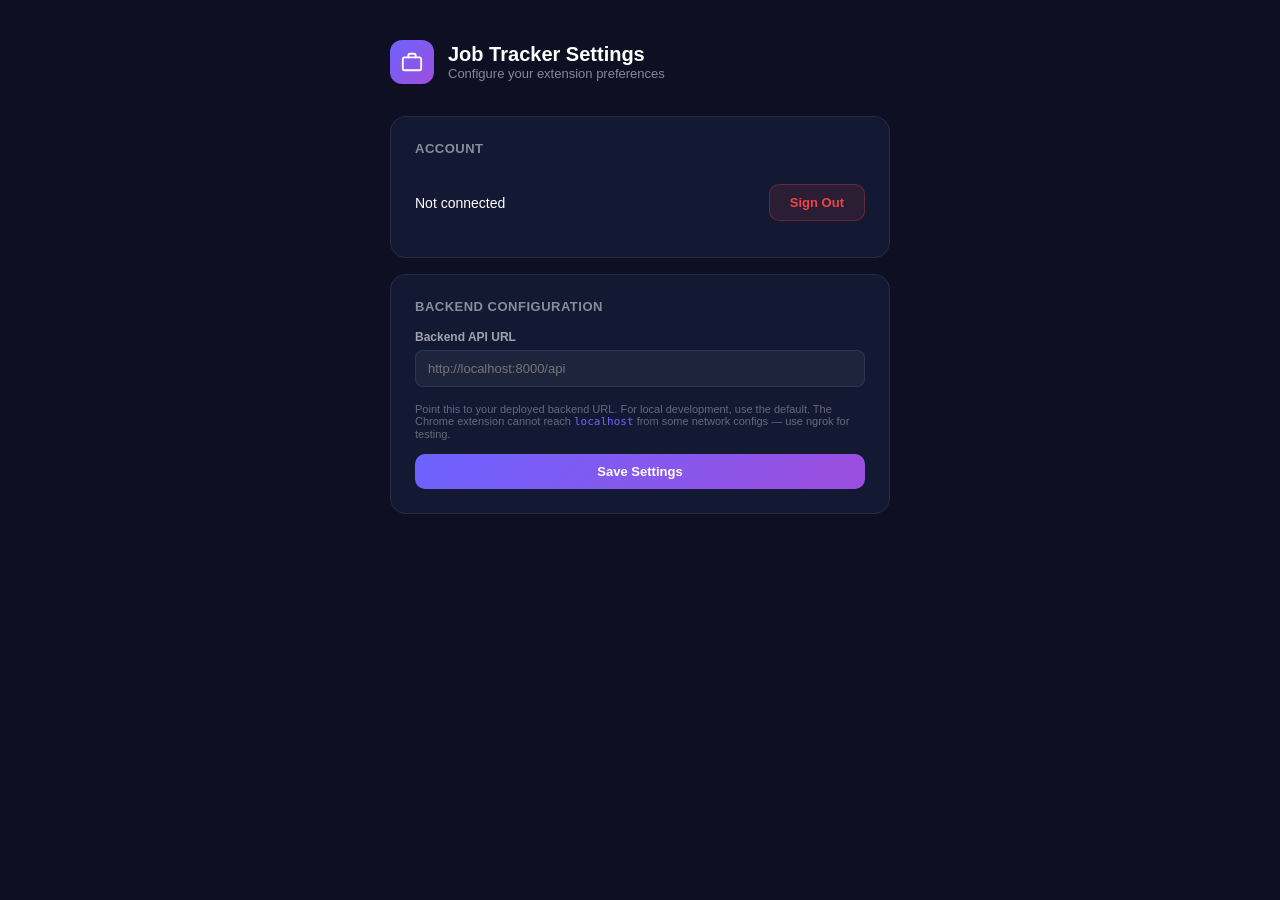
<file: chrome-extension/options/options.html>
<!DOCTYPE html>
<html lang="en">
<head>
  <meta charset="UTF-8"/>
  <title>Job Tracker — Settings</title>
  <style>
    *, *::before, *::after { box-sizing: border-box; margin: 0; padding: 0; }
    body {
      font-family: -apple-system, 'Inter', 'Segoe UI', sans-serif;
      background: #0F0F23; color: #fff; min-height: 100vh;
      display: flex; align-items: flex-start; justify-content: center;
      padding: 40px 20px;
    }
    .container { width: 100%; max-width: 500px; }
    .header {
      display: flex; align-items: center; gap: 14px; margin-bottom: 32px;
    }
    .brand-icon {
      width: 44px; height: 44px; border-radius: 12px;
      background: linear-gradient(135deg, #6C63FF, #9D4EDD);
      display: flex; align-items: center; justify-content: center;
    }
    h1 { font-size: 20px; font-weight: 700; }
    .subtitle { color: rgba(255,255,255,0.5); font-size: 13px; }

    .card {
      background: rgba(22,33,62,0.6);
      border: 1px solid rgba(255,255,255,0.08);
      border-radius: 16px;
      padding: 24px;
      margin-bottom: 16px;
    }
    .card-title { font-size: 13px; font-weight: 700; text-transform: uppercase; letter-spacing: 0.5px; color: rgba(255,255,255,0.5); margin-bottom: 16px; }

    .field { margin-bottom: 16px; }
    .field label { display: block; font-size: 12px; font-weight: 600; color: rgba(255,255,255,0.6); margin-bottom: 6px; }
    .field input, .field select {
      width: 100%; background: rgba(255,255,255,0.05);
      border: 1px solid rgba(255,255,255,0.08);
      border-radius: 8px; color: #fff; font-size: 13px;
      padding: 10px 12px; outline: none;
      transition: border-color 0.15s; font-family: inherit;
    }
    .field input:focus { border-color: #6C63FF; }

    .account-row {
      display: flex; align-items: center; justify-content: space-between;
      padding: 12px 0;
    }
    .account-info .account-email { font-size: 14px; font-weight: 500; }
    .account-info .account-status { font-size: 11px; color: #10B981; }

    .btn {
      display: flex; align-items: center; justify-content: center; gap: 8px;
      padding: 10px 20px; border-radius: 10px; font-size: 13px; font-weight: 600;
      cursor: pointer; border: none; transition: all 0.15s;
    }
    .btn-primary { background: linear-gradient(135deg, #6C63FF, #9D4EDD); color: #fff; width: 100%; }
    .btn-primary:hover { opacity: 0.9; }
    .btn-danger { background: rgba(239,68,68,0.1); border: 1px solid rgba(239,68,68,0.3); color: #EF4444; }
    .btn-danger:hover { background: rgba(239,68,68,0.2); }

    .status-msg {
      font-size: 12px; padding: 8px 12px; border-radius: 8px;
      margin-top: 12px; display: none;
    }
    .status-msg.success { background: rgba(16,185,129,0.1); border: 1px solid rgba(16,185,129,0.3); color: #10B981; display: block; }
    .status-msg.error { background: rgba(239,68,68,0.1); border: 1px solid rgba(239,68,68,0.3); color: #EF4444; display: block; }

    .divider { height: 1px; background: rgba(255,255,255,0.06); margin: 4px 0; }
  </style>
</head>
<body>
  <div class="container">
    <div class="header">
      <div class="brand-icon">
        <svg width="22" height="22" viewBox="0 0 24 24" fill="none">
          <path d="M20 7H4C2.9 7 2 7.9 2 9V19C2 20.1 2.9 21 4 21H20C21.1 21 22 20.1 22 19V9C22 7.9 21.1 7 20 7Z" stroke="#fff" stroke-width="2" stroke-linecap="round"/>
          <path d="M16 7V5C16 3.9 15.1 3 14 3H10C8.9 3 8 3.9 8 5V7" stroke="#fff" stroke-width="2" stroke-linecap="round"/>
        </svg>
      </div>
      <div>
        <h1>Job Tracker Settings</h1>
        <p class="subtitle">Configure your extension preferences</p>
      </div>
    </div>

    <!-- Account -->
    <div class="card">
      <div class="card-title">Account</div>
      <div class="account-row">
        <div class="account-info">
          <div id="account-email" class="account-email">Not connected</div>
          <div id="account-status" class="account-status" style="display:none">● Connected</div>
        </div>
        <button id="btn-logout" class="btn btn-danger">Sign Out</button>
      </div>
    </div>

    <!-- API Configuration -->
    <div class="card">
      <div class="card-title">Backend Configuration</div>
      <div class="field">
        <label for="api-base">Backend API URL</label>
        <input id="api-base" type="url" placeholder="http://localhost:8000/api" />
      </div>
      <p style="color:rgba(255,255,255,0.35);font-size:11px;margin-bottom:14px">
        Point this to your deployed backend URL. For local development, use the default.
        The Chrome extension cannot reach <code style="color:#6C63FF">localhost</code> from some network configs — use ngrok for testing.
      </p>
      <button id="btn-save" class="btn btn-primary">Save Settings</button>
      <div id="status-msg" class="status-msg"></div>
    </div>
  </div>

  <script src="options.js"></script>
</body>
</html>
</file>
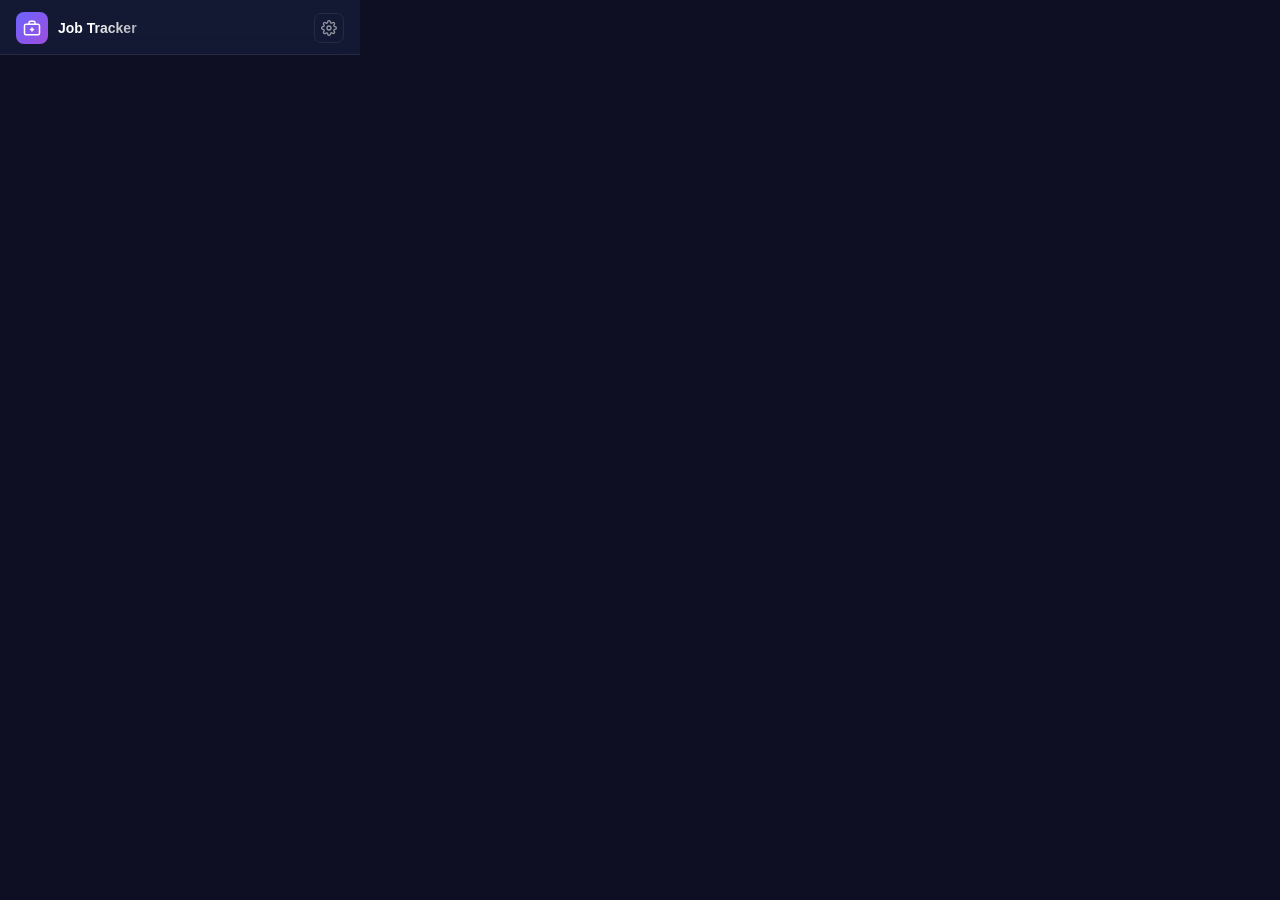
<file: chrome-extension/popup/popup.html>
<!DOCTYPE html>
<html lang="en">
<head>
  <meta charset="UTF-8" />
  <meta name="viewport" content="width=device-width, initial-scale=1.0" />
  <title>Job Tracker</title>
  <link rel="stylesheet" href="popup.css" />
</head>
<body>
  <!-- ========== HEADER ========== -->
  <header class="header">
    <div class="header-brand">
      <div class="brand-icon">
        <svg width="18" height="18" viewBox="0 0 24 24" fill="none">
          <path d="M20 7H4C2.9 7 2 7.9 2 9V19C2 20.1 2.9 21 4 21H20C21.1 21 22 20.1 22 19V9C22 7.9 21.1 7 20 7Z" stroke="#fff" stroke-width="2" stroke-linecap="round"/>
          <path d="M16 7V5C16 3.9 15.1 3 14 3H10C8.9 3 8 3.9 8 5V7" stroke="#fff" stroke-width="2" stroke-linecap="round"/>
          <path d="M12 12V16M10 14H14" stroke="#fff" stroke-width="2" stroke-linecap="round"/>
        </svg>
      </div>
      <span class="brand-name">Job Tracker</span>
    </div>
    <button id="btn-options" class="icon-btn" title="Settings">
      <svg width="16" height="16" viewBox="0 0 24 24" fill="none" stroke="currentColor" stroke-width="2" stroke-linecap="round">
        <circle cx="12" cy="12" r="3"/><path d="M19.4 15a1.65 1.65 0 00.33 1.82l.06.06a2 2 0 010 2.83 2 2 0 01-2.83 0l-.06-.06a1.65 1.65 0 00-1.82-.33 1.65 1.65 0 00-1 1.51V21a2 2 0 01-4 0v-.09A1.65 1.65 0 009 19.4a1.65 1.65 0 00-1.82.33l-.06.06a2 2 0 01-2.83-2.83l.06-.06A1.65 1.65 0 004.68 15a1.65 1.65 0 00-1.51-1H3a2 2 0 010-4h.09A1.65 1.65 0 004.6 9a1.65 1.65 0 00-.33-1.82l-.06-.06a2 2 0 012.83-2.83l.06.06A1.65 1.65 0 009 4.68a1.65 1.65 0 001-1.51V3a2 2 0 014 0v.09a1.65 1.65 0 001 1.51 1.65 1.65 0 001.82-.33l.06-.06a2 2 0 012.83 2.83l-.06.06A1.65 1.65 0 0019.4 9a1.65 1.65 0 001.51 1H21a2 2 0 010 4h-.09a1.65 1.65 0 00-1.51 1z"/>
      </svg>
    </button>
  </header>

  <!-- ========== STATE: NOT LOGGED IN ========== -->
  <div id="state-login" class="state hidden">
    <div class="login-hero">
      <div class="hero-icon">
        <svg width="32" height="32" viewBox="0 0 24 24" fill="none">
          <path d="M12 2L2 7l10 5 10-5-10-5zM2 17l10 5 10-5M2 12l10 5 10-5" stroke="url(#grad)" stroke-width="2" stroke-linecap="round" stroke-linejoin="round"/>
          <defs><linearGradient id="grad" x1="0%" y1="0%" x2="100%" y2="100%"><stop offset="0%" style="stop-color:#6C63FF"/><stop offset="100%" style="stop-color:#9D4EDD"/></linearGradient></defs>
        </svg>
      </div>
      <h2 class="hero-title">Connect Your Tracker</h2>
      <p class="hero-desc">Sign in to capture jobs from any site with one click and sync to your dashboard.</p>
    </div>
    <div class="login-form">
      <div class="input-group">
        <label class="input-label">Email</label>
        <input id="input-email" type="email" class="input-field" placeholder="you@example.com" autocomplete="email" />
      </div>
      <div class="input-group">
        <label class="input-label">Password</label>
        <input id="input-password" type="password" class="input-field" placeholder="••••••••" autocomplete="current-password" />
      </div>
      <div id="login-error" class="error-msg hidden"></div>
      <button id="btn-login" class="btn-primary">
        <span id="login-text">Sign In</span>
        <div id="login-spinner" class="spinner hidden"></div>
      </button>
    </div>
    <p class="login-hint">Don't have an account? <a id="link-open-app" href="#" class="link">Open App</a></p>
  </div>

  <!-- ========== STATE: LOADING / EXTRACTING ========== -->
  <div id="state-loading" class="state hidden">
    <div class="loading-content">
      <div class="pulse-ring">
        <div class="pulse-core">
          <svg width="24" height="24" viewBox="0 0 24 24" fill="none">
            <path d="M12 2L2 7l10 5 10-5-10-5z" fill="url(#g2)"/>
            <defs><linearGradient id="g2" x1="0%" y1="0%" x2="100%" y2="100%"><stop offset="0%" style="stop-color:#6C63FF"/><stop offset="100%" style="stop-color:#9D4EDD"/></linearGradient></defs>
          </svg>
        </div>
      </div>
      <p id="loading-text" class="loading-label">Extracting job details…</p>
      <p class="loading-sub">AI is reading the page content</p>
    </div>
  </div>

  <!-- ========== STATE: ALREADY APPLIED ========== -->
  <div id="state-applied" class="state hidden">
    <div class="applied-badge">
      <div class="applied-icon">✅</div>
      <h3 class="applied-title">Previously Tracked!</h3>
      <p class="applied-sub">You already have a job from this site.</p>
    </div>
    <div id="applied-jobs-list" class="applied-list"></div>
    <div class="applied-actions">
      <button id="btn-add-anyway" class="btn-secondary">+ Track Another</button>
      <button id="btn-open-dashboard" class="btn-outline">Open Dashboard</button>
    </div>
  </div>

  <!-- ========== STATE: CAPTURE FORM ========== -->
  <div id="state-capture" class="state hidden">
    <!-- Page info bar -->
    <div class="site-bar">
      <div class="site-favicon" id="site-favicon"></div>
      <div class="site-info">
        <span id="site-domain" class="site-domain">—</span>
        <span id="site-title" class="site-title">—</span>
      </div>
    </div>

    <!-- Extracted fields -->
    <div class="fields">
      <div class="field-group">
        <label class="field-label">Company</label>
        <input id="field-company" type="text" class="field-input" placeholder="Company name" />
      </div>
      <div class="field-group">
        <label class="field-label">Role / Title</label>
        <input id="field-role" type="text" class="field-input" placeholder="Job title" />
      </div>
      <div class="field-row">
        <div class="field-group flex-1">
          <label class="field-label">Location</label>
          <input id="field-location" type="text" class="field-input" placeholder="e.g. Remote" />
        </div>
        <div class="field-group status-group">
          <label class="field-label">Status</label>
          <select id="field-status" class="field-select">
            <option value="Applied" selected>Applied ✓</option>
            <option value="Not Applied">Not Applied</option>
            <option value="Interview">Interview</option>
            <option value="Offer">Offer</option>
            <option value="Rejected">Rejected</option>
          </select>
        </div>
      </div>

      <!-- Skills chips -->
      <div class="field-group">
        <label class="field-label">Skills <span class="label-hint">(detected)</span></label>
        <div id="skills-container" class="skills-container"></div>
      </div>

      <!-- Notes -->
      <div class="field-group">
        <label class="field-label">Notes <span class="label-hint">(optional)</span></label>
        <textarea id="field-notes" class="field-textarea" rows="2" placeholder="Any quick notes…"></textarea>
      </div>
    </div>

    <div id="capture-error" class="error-msg hidden"></div>

    <!-- Actions -->
    <div class="capture-actions">
      <button id="btn-capture" class="btn-primary btn-capture">
        <svg width="16" height="16" viewBox="0 0 24 24" fill="none" stroke="currentColor" stroke-width="2.5"><path d="M12 5v14M5 12l7 7 7-7"/></svg>
        <span id="capture-text">Save to Tracker</span>
        <div id="capture-spinner" class="spinner hidden"></div>
      </button>
      <button id="btn-re-extract" class="btn-ghost" title="Re-extract">
        <svg width="14" height="14" viewBox="0 0 24 24" fill="none" stroke="currentColor" stroke-width="2"><path d="M23 4v6h-6M1 20v-6h6"/><path d="M3.51 9a9 9 0 0114.85-3.36L23 10M1 14l4.64 4.36A9 9 0 0020.49 15"/></svg>
        Re-scan
      </button>
    </div>
  </div>

  <!-- ========== STATE: SUCCESS ========== -->
  <div id="state-success" class="state hidden">
    <div class="success-content">
      <div class="success-check">
        <svg width="32" height="32" viewBox="0 0 24 24" fill="none" stroke="#10B981" stroke-width="2.5"><path d="M20 6L9 17l-5-5"/></svg>
      </div>
      <h3 class="success-title">Job Captured! 🎉</h3>
      <p id="success-summary" class="success-summary">Added to your tracker.</p>
      <button id="btn-view-dashboard" class="btn-primary" style="margin-top:16px">View Dashboard</button>
    </div>
  </div>

  <script src="popup.js"></script>
</body>
</html>
</file>
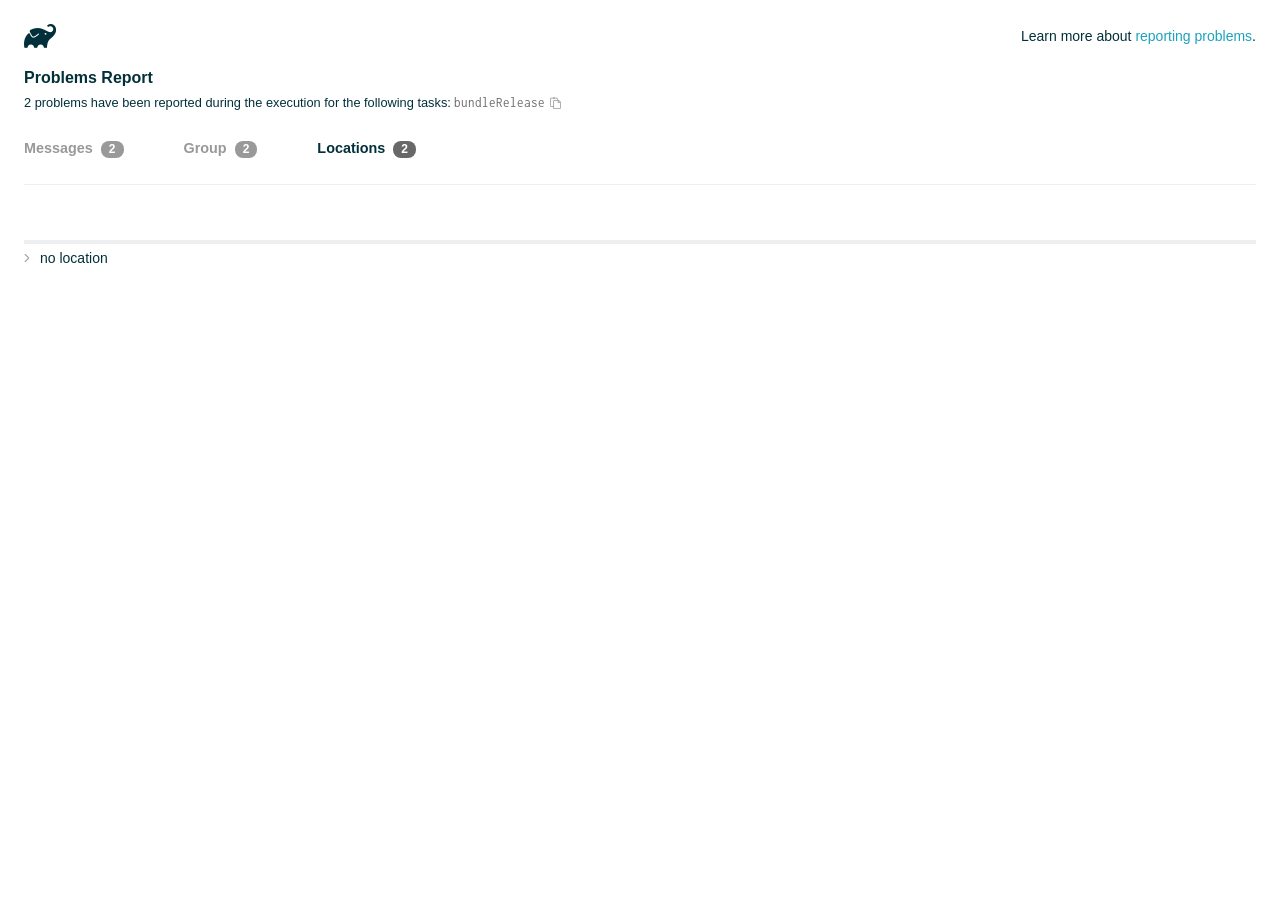
<file: frontend/android/build/reports/problems/problems-report.html>
<!DOCTYPE html>

<html lang="en">
<head>
    <!-- Required meta tags -->
    <meta charset="utf-8">
    <meta name="viewport" content="width=device-width, initial-scale=1, shrink-to-fit=no">

                    <style type="text/css">
                /*! normalize.css v7.0.0 | MIT License | github.com/necolas/normalize.css */
html {
    line-height: 1.15;
    -ms-text-size-adjust: 100%;
    -webkit-text-size-adjust: 100%
}

body {
    margin: 0
}

article, aside, footer, header, nav, section {
    display: block
}

h1 {
    font-size: 2em;
    margin: .67em 0
}

figcaption, figure, main {
    display: block
}

figure {
    margin: 1em 40px
}

hr {
    box-sizing: content-box;
    height: 0;
    overflow: visible
}

pre {
    font-family: monospace, monospace;
    font-size: 1em
}

a {
    background-color: transparent;
    -webkit-text-decoration-skip: objects
}

abbr[title] {
    border-bottom: none;
    text-decoration: underline;
    text-decoration: underline dotted
}

b, strong {
    font-weight: inherit
}

b, strong {
    font-weight: bolder
}

code, kbd, samp {
    font-family: monospace, monospace;
    font-size: 1em
}

dfn {
    font-style: italic
}

mark {
    background-color: #ff0;
    color: #000
}

small {
    font-size: 80%
}

sub, sup {
    font-size: 75%;
    line-height: 0;
    position: relative;
    vertical-align: baseline
}

sub {
    bottom: -.25em
}

sup {
    top: -.5em
}

audio, video {
    display: inline-block
}

audio:not([controls]) {
    display: none;
    height: 0
}

img {
    border-style: none
}

svg:not(:root) {
    overflow: hidden
}

button, input, optgroup, select, textarea {
    font-family: sans-serif;
    font-size: 100%;
    line-height: 1.15;
    margin: 0
}

button, input {
    overflow: visible
}

button, select {
    text-transform: none
}

[type=reset], [type=submit], button, html [type=button] {
    -webkit-appearance: button
}

[type=button]::-moz-focus-inner, [type=reset]::-moz-focus-inner, [type=submit]::-moz-focus-inner, button::-moz-focus-inner {
    border-style: none;
    padding: 0
}

[type=button]:-moz-focusring, [type=reset]:-moz-focusring, [type=submit]:-moz-focusring, button:-moz-focusring {
    outline: 1px dotted ButtonText
}

fieldset {
    padding: .35em .75em .625em
}

legend {
    box-sizing: border-box;
    color: inherit;
    display: table;
    max-width: 100%;
    padding: 0;
    white-space: normal
}

progress {
    display: inline-block;
    vertical-align: baseline
}

textarea {
    overflow: auto
}

[type=checkbox], [type=radio] {
    box-sizing: border-box;
    padding: 0
}

[type=number]::-webkit-inner-spin-button, [type=number]::-webkit-outer-spin-button {
    height: auto
}

[type=search] {
    -webkit-appearance: textfield;
    outline-offset: -2px
}

[type=search]::-webkit-search-cancel-button, [type=search]::-webkit-search-decoration {
    -webkit-appearance: none
}

::-webkit-file-upload-button {
    -webkit-appearance: button;
    font: inherit
}

details, menu {
    display: block
}

summary {
    display: list-item
}

canvas {
    display: inline-block
}

template {
    display: none
}

[hidden] {
    display: none
}

/* configuration cache styles */

.report-wrapper {
    margin: 0;
    padding: 0 24px;
}

.gradle-logo {
    width: 32px;
    height: 24px;
    background-image: url("[data-uri]");
    background-size: contain;
}

.header {
    display: flex;
    flex-wrap: wrap;
    position: fixed;
    top: 0;
    left: 0;
    width: 100%;
    padding: 24px 24px 0 24px;
    background-color: white;
    z-index: 1;
}

.learn-more {
    margin-left: auto;
    align-self: center;
    font-size: 0.875rem;
    font-weight: normal;
}

.title {
    display: flex;
    align-items: center;
    padding: 18px 0 24px 0;
    flex: 1 0 100%;
}

.content {
    font-size: 0.875rem;
    padding: 240px 0 48px;
    overflow-x: auto;
    white-space: nowrap;
}

.content ol:first-of-type {
    margin: 0;
}

.tree-btn {
    cursor: pointer;
    display: inline-block;
    width: 16px;
    height: 16px;
    background-size: contain;
    background-repeat: no-repeat;
    vertical-align: middle;
    margin-top: -0.2em;
}

.tree-btn.collapsed {
    background-image: url('data:image/svg+xml;utf8,<svg xmlns="http://www.w3.org/2000/svg" viewBox="0 0 192 512"><path d="M166.9 264.5l-117.8 116c-4.7 4.7-12.3 4.7-17 0l-7.1-7.1c-4.7-4.7-4.7-12.3 0-17L127.3 256 25.1 155.6c-4.7-4.7-4.7-12.3 0-17l7.1-7.1c4.7-4.7 12.3-4.7 17 0l117.8 116c4.6 4.7 4.6 12.3-.1 17z" fill="%23999999" stroke="%23999999"/></svg>');
}

.tree-btn.expanded {
    background-image: url('data:image/svg+xml;utf8,<svg xmlns="http://www.w3.org/2000/svg" viewBox="0 0 256 512"><path d="M119.5 326.9L3.5 209.1c-4.7-4.7-4.7-12.3 0-17l7.1-7.1c4.7-4.7 12.3-4.7 17 0L128 287.3l100.4-102.2c4.7-4.7 12.3-4.7 17 0l7.1 7.1c4.7 4.7 4.7 12.3 0 17L136.5 327c-4.7 4.6-12.3 4.6-17-.1z" fill="%23999999" stroke="%23999999"/></svg>');
}

ul .tree-btn {
    margin-right: 3px;
}

.leaf-icon {
    display: inline-block;
    width: 16px;
    height: 16px;
    background-image: url('data:image/svg+xml;utf8,<svg xmlns="http://www.w3.org/2000/svg" viewBox="0 0 256 512"><path d="M32 256 H224" stroke="%23999999" stroke-width="48" stroke-linecap="round"/></svg>');
    background-size: contain;
    background-repeat: no-repeat;
    vertical-align: middle;
    margin-top: -0.2em;
}

.invisible-text {
    user-select: all; /* Allow the text to be selectable */
    color: transparent; /* Hide the text */
    text-indent: -9999px; /* Move the text out of view */
    position: relative;
    white-space: pre; /* Preserve meaningful whitespace in the invisible text for copying */
}

.text-for-copy {
    display: inline-block;
}

.enum-icon {
    display: inline-block;
    width: 16px;
    height: 16px;
    background-image: url('data:image/svg+xml;utf8,<svg xmlns="http://www.w3.org/2000/svg" viewBox="0 0 1024 1024"><circle cx="512" cy="512" r="200" /></svg>');
    background-size: contain;
    background-repeat: no-repeat;
    vertical-align: middle;
    margin-inline-start: 0.5ex;
    margin-inline-end: 0.5ex;
    margin-top: -0.2em;
}

.error-icon {
    display: inline-block;
    width: 16px;
    height: 16px;
    background-image: url('data:image/svg+xml;utf8,<svg xmlns="http://www.w3.org/2000/svg" viewBox="0 0 320 512"><path d="M193.94 256L296.5 153.44l21.15-21.15c3.12-3.12 3.12-8.19 0-11.31l-22.63-22.63c-3.12-3.12-8.19-3.12-11.31 0L160 222.06 36.29 98.34c-3.12-3.12-8.19-3.12-11.31 0L2.34 120.97c-3.12 3.12-3.12 8.19 0 11.31L126.06 256 2.34 379.71c-3.12 3.12-3.12 8.19 0 11.31l22.63 22.63c3.12 3.12 8.19 3.12 11.31 0L160 289.94 262.56 392.5l21.15 21.15c3.12 3.12 8.19 3.12 11.31 0l22.63-22.63c3.12-3.12 3.12-8.19 0-11.31L193.94 256z" fill="%23FC461E" stroke="%23FC461E"/></svg>');
    background-size: contain;
    background-repeat: no-repeat;
    vertical-align: middle;
    margin-inline-start: 0.5ex;
    margin-inline-end: 0.5ex;
    margin-top: -0.2em;
}

.advice-icon {
    display: inline-block;
    width: 16px;
    height: 16px;
    background-image: url('data:image/svg+xml;utf8,<svg width="800px" height="800px" viewBox="-4.93 0 122.88 122.88" version="1.1" id="Layer_1" xmlns="http://www.w3.org/2000/svg" xmlns:xlink="http://www.w3.org/1999/xlink"  style="enable-background:new 0 0 113.01 122.88" xml:space="preserve"><g><path d="M44.13,102.06c-1.14,0.03-2.14-0.81-2.3-1.96c-0.17-1.2,0.64-2.31,1.82-2.54c-1.3-7.37-4.85-11.43-8.6-15.72 c-2.92-3.34-5.95-6.81-8.34-11.92c-2.35-5.03-3.64-10.23-3.6-15.63c0.05-5.4,1.42-10.96,4.4-16.71c0.02-0.04,0.04-0.07,0.06-0.11 l0,0c3.91-6.62,9.38-11.04,15.47-13.52c5.11-2.09,10.66-2.8,16.1-2.3c5.42,0.5,10.73,2.2,15.37,4.94 c5.9,3.49,10.75,8.67,13.42,15.21c1.44,3.54,2.42,7.49,2.54,11.82c0.12,4.31-0.62,8.96-2.61,13.88 c-2.66,6.59-6.18,10.68-9.47,14.51c-3.03,3.53-5.85,6.81-7.42,11.84c0.89,0.21,1.59,0.94,1.73,1.9c0.17,1.24-0.7,2.39-1.94,2.56 l-0.77,0.11c-0.14,1.09-0.23,2.26-0.27,3.51l0.25-0.04c1.24-0.17,2.39,0.7,2.56,1.94c0.17,1.24-0.7,2.39-1.94,2.56l-0.78,0.11 c0.01,0.15,0.02,0.3,0.03,0.45l0,0c0.07,0.88,0.08,1.73,0.03,2.54l0.13-0.02c1.25-0.15,2.38,0.74,2.54,1.98 c0.15,1.25-0.74,2.38-1.98,2.54l-1.68,0.21c-1.2,3.11-3.34,5.48-5.87,6.94c-1.74,1.01-3.67,1.59-5.61,1.71 c-1.97,0.12-3.96-0.25-5.78-1.13c-2.08-1.02-3.94-2.71-5.29-5.14c-0.65-0.33-1.13-0.97-1.23-1.75c-0.04-0.31-0.01-0.61,0.07-0.89 c-0.39-1.16-0.68-2.43-0.87-3.83l-0.07,0.01c-1.24,0.17-2.39-0.7-2.56-1.94c-0.17-1.24,0.7-2.39,1.94-2.56l0.54-0.08 C44.19,104.32,44.18,103.16,44.13,102.06L44.13,102.06z M2.18,58.86C1.01,58.89,0.04,57.98,0,56.81c-0.04-1.17,0.88-2.14,2.05-2.18 l8.7-0.3c1.17-0.04,2.14,0.88,2.18,2.05c0.04,1.17-0.88,2.14-2.05,2.18L2.18,58.86L2.18,58.86z M110.68,50.25 c1.16-0.12,2.2,0.73,2.32,1.89c0.12,1.16-0.73,2.2-1.89,2.32l-8.66,0.91c-1.16,0.12-2.2-0.73-2.32-1.89 c-0.12-1.16,0.73-2.2,1.89-2.32L110.68,50.25L110.68,50.25z M94.91,14.78c0.65-0.97,1.96-1.23,2.93-0.58 c0.97,0.65,1.23,1.96,0.58,2.93l-4.84,7.24c-0.65,0.97-1.96,1.23-2.93,0.58c-0.97-0.65-1.23-1.96-0.58-2.93L94.91,14.78 L94.91,14.78z M57.63,2.06c0.03-1.17,1-2.09,2.16-2.06c1.17,0.03,2.09,1,2.06,2.16l-0.22,8.7c-0.03,1.17-1,2.09-2.16,2.06 c-1.17-0.03-2.09-1-2.06-2.16L57.63,2.06L57.63,2.06z M13.88,15.53c-0.86-0.8-0.9-2.14-0.11-2.99c0.8-0.86,2.14-0.9,2.99-0.11 l6.37,5.94c0.86,0.8,0.9,2.14,0.11,2.99c-0.8,0.86-2.14,0.9-2.99,0.11L13.88,15.53L13.88,15.53z M47.88,96.95l18.49-2.63 c1.59-6.7,5.05-10.73,8.8-15.08c3.08-3.58,6.36-7.4,8.76-13.34c1.76-4.35,2.41-8.43,2.31-12.19c-0.1-3.75-0.96-7.21-2.24-10.34 c-2.3-5.63-6.51-10.11-11.65-13.15c-4.11-2.43-8.8-3.94-13.59-4.37c-4.77-0.44-9.64,0.19-14.13,2.02 c-5.26,2.15-9.99,5.97-13.39,11.72c-2.64,5.12-3.86,10.02-3.9,14.73c-0.04,4.74,1.11,9.33,3.2,13.8c2.13,4.56,4.97,7.8,7.69,10.92 C42.47,83.9,46.48,88.49,47.88,96.95L47.88,96.95z M65.62,99.02l-17.27,2.45c0.05,1.1,0.07,2.25,0.05,3.47l17.05-2.42 C65.47,101.29,65.52,100.12,65.62,99.02L65.62,99.02z M48.49,109.52c0.12,0.92,0.3,1.76,0.53,2.54l16.55-2.04 c0.11-0.86,0.13-1.77,0.05-2.74l0,0l0-0.02l-0.01-0.17L48.49,109.52L48.49,109.52z M51.37,116.36c0.64,0.67,1.35,1.19,2.1,1.55 c1.15,0.56,2.42,0.79,3.67,0.72c1.29-0.08,2.57-0.47,3.74-1.15c1.1-0.64,2.09-1.53,2.88-2.65L51.37,116.36L51.37,116.36z"/></g></svg>');
    background-size: contain;
    background-repeat: no-repeat;
    vertical-align: middle;
    margin-inline-start: 0.5ex;
    margin-inline-end: 0.5ex;
    margin-top: -0.2em;
}

.warning-icon {
    display: inline-block;
    width: 13px;
    height: 13px;
    background-image: url('data:image/svg+xml;utf8,<svg xmlns="http://www.w3.org/2000/svg" viewBox="0 0 576 512"><path d="M270.2 160h35.5c3.4 0 6.1 2.8 6 6.2l-7.5 196c-.1 3.2-2.8 5.8-6 5.8h-20.5c-3.2 0-5.9-2.5-6-5.8l-7.5-196c-.1-3.4 2.6-6.2 6-6.2zM288 388c-15.5 0-28 12.5-28 28s12.5 28 28 28 28-12.5 28-28-12.5-28-28-28zm281.5 52L329.6 24c-18.4-32-64.7-32-83.2 0L6.5 440c-18.4 31.9 4.6 72 41.6 72H528c36.8 0 60-40 41.5-72zM528 480H48c-12.3 0-20-13.3-13.9-24l240-416c6.1-10.6 21.6-10.7 27.7 0l240 416c6.2 10.6-1.5 24-13.8 24z" fill="%23DEAD22" stroke="%23DEAD22"/></svg>');
    background-size: contain;
    background-repeat: no-repeat;
    vertical-align: middle;
    margin-inline-start: 0.3ex;
    margin-inline-end: 1.1ex;
    margin-top: -0.1em;
}

.documentation-button {
    cursor: pointer;
    display: inline-block;
    width: 13px;
    height: 13px;
    background-image: url('data:image/svg+xml;utf8,<svg xmlns="http://www.w3.org/2000/svg" viewBox="0 0 512 512"><path d="M256 340c-15.464 0-28 12.536-28 28s12.536 28 28 28 28-12.536 28-28-12.536-28-28-28zm7.67-24h-16c-6.627 0-12-5.373-12-12v-.381c0-70.343 77.44-63.619 77.44-107.408 0-20.016-17.761-40.211-57.44-40.211-29.144 0-44.265 9.649-59.211 28.692-3.908 4.98-11.054 5.995-16.248 2.376l-13.134-9.15c-5.625-3.919-6.86-11.771-2.645-17.177C185.658 133.514 210.842 116 255.67 116c52.32 0 97.44 29.751 97.44 80.211 0 67.414-77.44 63.849-77.44 107.408V304c0 6.627-5.373 12-12 12zM256 40c118.621 0 216 96.075 216 216 0 119.291-96.61 216-216 216-119.244 0-216-96.562-216-216 0-119.203 96.602-216 216-216m0-32C119.043 8 8 119.083 8 256c0 136.997 111.043 248 248 248s248-111.003 248-248C504 119.083 392.957 8 256 8z" fill="%23999999" stroke="%23999999"/></svg>');
    background-size: contain;
    background-repeat: no-repeat;
    vertical-align: middle;
    margin-inline-start: 0.5ex;
    margin-inline-end: 0.5ex;
    margin-top: -0.2em;
}

.documentation-button::selection {
    color: transparent;
}

.documentation-button:hover {
    color: transparent;
}

.copy-button {
    cursor: pointer;
    display: inline-block;
    width: 12px;
    height: 12px;
    background-image: url('data:image/svg+xml;utf8,<svg xmlns="http://www.w3.org/2000/svg" viewBox="0 0 448 512"><path d="M433.941 193.941l-51.882-51.882A48 48 0 0 0 348.118 128H320V80c0-26.51-21.49-48-48-48h-66.752C198.643 13.377 180.858 0 160 0s-38.643 13.377-45.248 32H48C21.49 32 0 53.49 0 80v288c0 26.51 21.49 48 48 48h80v48c0 26.51 21.49 48 48 48h224c26.51 0 48-21.49 48-48V227.882a48 48 0 0 0-14.059-33.941zm-22.627 22.627a15.888 15.888 0 0 1 4.195 7.432H352v-63.509a15.88 15.88 0 0 1 7.431 4.195l51.883 51.882zM160 30c9.941 0 18 8.059 18 18s-8.059 18-18 18-18-8.059-18-18 8.059-18 18-18zM48 384c-8.822 0-16-7.178-16-16V80c0-8.822 7.178-16 16-16h66.752c6.605 18.623 24.389 32 45.248 32s38.643-13.377 45.248-32H272c8.822 0 16 7.178 16 16v48H176c-26.51 0-48 21.49-48 48v208H48zm352 96H176c-8.822 0-16-7.178-16-16V176c0-8.822 7.178-16 16-16h144v72c0 13.2 10.8 24 24 24h72v208c0 8.822-7.178 16-16 16z" fill="%23999999" stroke="%23999999"/></svg>');
    background-size: contain;
    background-repeat: no-repeat;
    vertical-align: middle;
    margin-inline-start: 0.5ex;
    margin-top: -0.2em;
}

.groups{
    display: flex;
    border-bottom: 1px solid #EDEEEF;
    flex: 1 0 100%;
}

.uncategorized {
    display: flex;
    border-top: 4px solid #EDEEEF;
    flex: 1 0 100%;
}

.group-selector {
    padding: 0 52px 24px 0;
    font-size: 0.9rem;
    font-weight: bold;
    color: #999999;
    cursor: pointer;
}

.group-selector__count {
    margin: 0 8px;
    border-radius: 8px;
    background-color: #999;
    color: #fff;
    padding: 1px 8px 2px;
    font-size: 0.75rem;
}

.group-selector--active {
    color: #02303A;
    cursor: auto;
}

.group-selector--active .group-selector__count {
    background-color: #686868;
}

.group-selector--disabled {
    cursor: not-allowed;
}

.accordion-header {
    cursor: pointer;
}

.container {
    padding-left: 0.5em;
    padding-right: 0.5em;
}

.stacktrace {
    border-radius: 4px;
    overflow-x: auto;
    padding: 0.5rem;
    margin-bottom: 0;
    min-width: 1000px;
}

/* Lato (bold, regular) */
@font-face {
    font-display: swap;
    font-family: Lato;
    font-weight: 500;
    font-style: normal;
    src: url("https://assets.gradle.com/lato/fonts/lato-semibold/lato-semibold.woff2") format("woff2"),
    url("https://assets.gradle.com/lato/fonts/lato-semibold/lato-semibold.woff") format("woff");
}

@font-face {
    font-display: swap;
    font-family: Lato;
    font-weight: bold;
    font-style: normal;
    src: url("https://assets.gradle.com/lato/fonts/lato-bold/lato-bold.woff2") format("woff2"),
    url("https://assets.gradle.com/lato/fonts/lato-bold/lato-bold.woff") format("woff");
}

* {
    -webkit-box-sizing: border-box;
    -moz-box-sizing: border-box;
    box-sizing: border-box;
}

html,
body {
    margin: 0;
    padding: 0;
}

html {
    font-family: "Lato", "Helvetica Neue", Arial, sans-serif;
    font-size: 16px;
    font-weight: 400;
    line-height: 1.5;
}

body {
    color: #02303A;
    background-color: #ffffff;
    -webkit-text-size-adjust: 100%;
    -ms-text-size-adjust: 100%;
    -webkit-font-smoothing: antialiased;
}


/* typography */
h1, h2, h3, h4, h5, h6 {
    color: #02303A;
    text-rendering: optimizeLegibility;
    margin: 0;
}

h1 {
    font-size: 1rem;
}

h2 {
    font-size: 0.9rem;
}

h3 {
    font-size: 1.125rem;
}

h4, h5, h6 {
    font-size: 0.875rem;
}

h1 code {
    font-weight: bold;
}

ul, ol, dl {
    list-style-position: outside;
    line-height: 1.6;
    padding: 0;
    margin: 0 0 0 20px;
    list-style-type: none;
}

li {
    line-height: 2;
}

a {
    color: #1DA2BD;
    text-decoration: none;
    transition: all 0.3s ease, visibility 0s;
}

a:hover {
    color: #35c1e4;
}

/* code */
code, pre {
    font-family: Inconsolata, Monaco, "Courier New", monospace;
    font-style: normal;
    font-variant-ligatures: normal;
    font-variant-caps: normal;
    font-variant-numeric: normal;
    font-variant-east-asian: normal;
    font-weight: normal;
    font-stretch: normal;
    color: #686868;
}

*:not(pre) > code {
    letter-spacing: 0;
    padding: 0.1em 0.5ex;
    text-rendering: optimizeSpeed;
    word-spacing: -0.15em;
    word-wrap: break-word;
}

pre {
    font-size: 0.75rem;
    line-height: 1.8;
    margin-top: 0;
    margin-bottom: 1.5em;
    padding: 1rem;
}

pre code {
    background-color: transparent;
    color: inherit;
    line-height: 1.8;
    font-size: 100%;
    padding: 0;
}

a code {
    color: #1BA8CB;
}

pre.code, pre.programlisting, pre.screen, pre.tt {
    background-color: #f7f7f8;
    border-radius: 4px;
    font-size: 1em;
    line-height: 1.45;
    margin-bottom: 1.25em;
    overflow-x: auto;
    padding: 1rem;
}

li em, p em {
    padding: 0 1px;
}

code em, tt em {
    text-decoration: none;
}

code + .copy-button {
    margin-inline-start: 0.2ex;
}

.java-exception {
    font-size: 0.75rem;
    padding-left: 24px;
}

.java-exception ul {
    margin: 0;
    line-height: inherit;
}

.java-exception code {
    white-space: pre;
}

.java-exception-part-toggle {
    user-select: none;
    cursor: pointer;
    border-radius: 2px;
    padding: 0.1em 0.2em;
    background: azure;
    color: #686868;
}

                </style>
    <!-- Inconsolata is used as a default monospace font in the report. -->
    <link rel="stylesheet" href="https://fonts.googleapis.com/css?family=Inconsolata:400,700" />

    <title>Gradle Configuration Cache</title>
</head>
<body>

<div id="playground"></div>

<div class="report" id="report">
    Loading...
</div>

<script type="text/javascript">
function configurationCacheProblems() { return (
// begin-report-data
{"diagnostics":[{"problem":[{"text":"Executing Gradle on JVM versions 16 and lower has been deprecated."}],"severity":"WARNING","problemDetails":[{"text":"This will fail with an error in Gradle 9.0."}],"contextualLabel":"Executing Gradle on JVM versions 16 and lower has been deprecated.","documentationLink":"https://docs.gradle.org/8.12/userguide/upgrading_version_8.html#minimum_daemon_jvm_version","problemId":[{"name":"deprecation","displayName":"Deprecation"},{"name":"executing-gradle-on-jvm-versions-and-lower","displayName":"Executing Gradle on JVM versions 16 and lower has been deprecated."}],"solutions":[[{"text":"Use JVM 17 or greater to execute Gradle. Projects can continue to use older JVM versions via toolchains."}]]},{"problem":[{"text":"No variants exist that would match the request"}],"severity":"ERROR","contextualLabel":"Dependency requires at least JVM runtime version 11. This build uses a Java 8 JVM.","documentationLink":"https://docs.gradle.org/8.12/userguide/variant_model.html#sec:variant-select-errors","problemId":[{"name":"dependency-variant-resolution","displayName":"Variant resolution"},{"name":"no-compatible-variants","displayName":"No variants exist that would match the request"}]}],"problemsReport":{"totalProblemCount":2,"requestedTasks":"bundleRelease","documentationLink":"https://docs.gradle.org/8.12/userguide/problems-report.html","documentationLinkCaption":"Problem report","summaries":[]}}
// end-report-data
);}
</script>
                <script type="text/javascript">
                !function(n,t){"object"==typeof exports&&"object"==typeof module?module.exports=t():"function"==typeof define&&define.amd?define([],t):"object"==typeof exports?exports["configuration-cache-report"]=t():n["configuration-cache-report"]=t()}(this,(()=>(({70:function(){void 0===ArrayBuffer.isView&&(ArrayBuffer.isView=function(n){return null!=n&&null!=n.__proto__&&n.__proto__.__proto__===Int8Array.prototype.__proto__}),void 0===Math.imul&&(Math.imul=function(n,t){return(4294901760&n)*(65535&t)+(65535&n)*(0|t)|0}),this["configuration-cache-report"]=function(n){"use strict";var t,r,i,e,u,o,f,s,c,a,h,l,_,v,d,g,w,b,p,m,k,y,q,B,C,x,j,P,I,S,z,E,T,L,N,A,M,F,D,O,R,H,$,G,U,V,Q,Z,Y,W,K,X,J,nn,tn,rn,en,un,on,fn,sn,cn,an,hn,ln,_n,vn,dn,gn,wn,bn,pn,mn,kn,yn,qn,Bn,Cn,xn,jn,Pn,In,Sn,zn=Math.imul,En=ArrayBuffer.isView;function Tn(n,t){if(!(t>=0))throw fu(ie("Requested element count "+t+" is less than zero."));return function(n,t){if(!(t>=0))throw fu(ie("Requested element count "+t+" is less than zero."));if(0===t)return pt();if(t>=n.length)return function(n){switch(n.length){case 0:return pt();case 1:return gr(n[0]);default:return function(n){return Ar(function(n){return new qt(n,!1)}(n))}(n)}}(n);if(1===t)return gr(n[0]);var r=0,i=Nr(),e=0,u=n.length;n:for(;e<u;){var o=n[e];if(e=e+1|0,i.d(o),(r=r+1|0)===t)break n}return i}(n,Wn(n.length-t|0,0))}function Ln(n,t,r,i,e,u,o){return t=t===A?", ":t,r=r===A?"":r,i=i===A?"":i,e=e===A?-1:e,u=u===A?"...":u,o=o===A?null:o,function(n,t,r,i,e,u,o,f){r=r===A?", ":r,i=i===A?"":i,e=e===A?"":e,u=u===A?-1:u,o=o===A?"...":o,f=f===A?null:f,t.e(i);var s=0,c=0,a=n.length;n:for(;c<a;){var h=n[c];if(c=c+1|0,(s=s+1|0)>1&&t.e(r),!(u<0||s<=u))break n;Qt(t,h,f)}return u>=0&&s>u&&t.e(o),t.e(e),t}(n,bi(),t,r,i,e,u,o).toString()}function Nn(n){return n.length-1|0}function An(n,t){if(null==t){var r=0,i=n.length-1|0;if(r<=i)do{var e=r;if(r=r+1|0,null==n[e])return e}while(r<=i)}else{var u=0,o=n.length-1|0;if(u<=o)do{var f=u;if(u=u+1|0,oe(t,n[f]))return f}while(u<=o)}return-1}function Mn(n,t,r,i,e,u,o){return t=t===A?", ":t,r=r===A?"":r,i=i===A?"":i,e=e===A?-1:e,u=u===A?"...":u,o=o===A?null:o,Fn(n,bi(),t,r,i,e,u,o).toString()}function Fn(n,t,r,i,e,u,o,f){r=r===A?", ":r,i=i===A?"":i,e=e===A?"":e,u=u===A?-1:u,o=o===A?"...":o,f=f===A?null:f,t.e(i);var s=0,c=n.f();n:for(;c.g();){var a=c.h();if((s=s+1|0)>1&&t.e(r),!(u<0||s<=u))break n;Qt(t,a,f)}return u>=0&&s>u&&t.e(o),t.e(e),t}function Dn(n){if(n.i())throw mu("List is empty.");return n.j(0)}function On(n){return new Yn(n)}function Rn(n){if(Ue(n,Ti)){var t;switch(n.k()){case 0:t=pt();break;case 1:t=gr(Ue(n,Ei)?n.j(0):n.f().h());break;default:t=Hn(n)}return t}return mt(Vn(n))}function Hn(n){return Ar(n)}function $n(n){if(Ue(n,Ti)&&n.k()<=1)return Rn(n);var t=Vn(n);return function(n){var t=(n.k()/2|0)-1|0;if(t<0)return lr();var r=kt(n),i=0;if(i<=t)do{var e=i;i=i+1|0;var u=n.j(e);n.f4(e,n.j(r)),n.f4(r,u),r=r-1|0}while(e!==t)}(t),t}function Gn(n,t){if(!(t>=0))throw fu(ie("Requested element count "+t+" is less than zero."));return function(n,t){if(!(t>=0))throw fu(ie("Requested element count "+t+" is less than zero."));if(0===t)return pt();if(Ue(n,Ti)){if(t>=n.k())return Rn(n);if(1===t)return gr(function(n){if(Ue(n,Ei))return Dn(n);var t=n.f();if(!t.g())throw mu("Collection is empty.");return t.h()}(n))}var r=0,i=Nr(),e=n.f();n:for(;e.g();){var u=e.h();if(i.d(u),(r=r+1|0)===t)break n}return mt(i)}(n,Wn(n.k()-t|0,0))}function Un(n,t){if(!(t>=0))throw fu(ie("Requested element count "+t+" is less than zero."));if(0===t)return pt();var r=n.k();if(t>=r)return Rn(n);if(1===t)return gr(Qn(n));var i=Nr();if(Ue(n,li)){var e=r-t|0;if(e<r)do{var u=e;e=e+1|0,i.d(n.j(u))}while(e<r)}else for(var o=n.l(r-t|0);o.g();){var f=o.h();i.d(f)}return i}function Vn(n){return Ue(n,Ti)?Hn(n):Zn(n,Lr())}function Qn(n){if(n.i())throw mu("List is empty.");return n.j(kt(n))}function Zn(n,t){for(var r=n.f();r.g();){var i=r.h();t.d(i)}return t}function Yn(n){this.n_1=n}function Wn(n,t){return n<t?t:n}function Kn(n,t){return n>t?t:n}function Xn(n,t){return Ut().q(n,t,-1)}function Jn(n,t){return new Et(n,t)}function nt(n){var t=n.f();if(!t.g())return pt();var r=t.h();if(!t.g())return gr(r);var i=Lr();for(i.d(r);t.g();)i.d(t.h());return i}function tt(n){this.r_1=n}function rt(n,t){this.s_1=n,this.t_1=t}function it(){}function et(n){this.x_1=n,this.w_1=0}function ut(n,t){this.a1_1=n,et.call(this,n),ft().b1(t,this.a1_1.k()),this.w_1=t}function ot(){t=this}function ft(){return null==t&&new ot,t}function st(){ft(),it.call(this)}function ct(n){this.h1_1=n}function at(n,t){return t===n?"(this Map)":Oi(t)}function ht(n,t){var r;n:{for(var i=n.o().f();i.g();){var e=i.h();if(oe(e.j1(),t)){r=e;break n}}r=null}return r}function lt(){r=this}function _t(){return null==r&&new lt,r}function vt(n){this.q1_1=n,it.call(this)}function dt(){_t(),this.n1_1=null,this.o1_1=null}function gt(){i=this}function wt(){return null==i&&new gt,i}function bt(n){return n.length>0?nu(n):pt()}function pt(){return null==e&&new yt,e}function mt(n){switch(n.k()){case 0:return pt();case 1:return gr(n.j(0));default:return n}}function kt(n){return n.k()-1|0}function yt(){e=this,this.z1_1=new de(-1478467534,-1720727600)}function qt(n,t){this.b2_1=n,this.c2_1=t}function Bt(){u=this}function Ct(){return null==u&&new Bt,u}function xt(n,t){return Ue(n,Ti)?n.k():t}function jt(n,t){if(Ue(t,Ti))return n.m(t);for(var r=!1,i=t.f();i.g();){var e=i.h();n.d(e)&&(r=!0)}return r}function Pt(){}function It(n,t){this.h2_1=n,this.g2_1=n.i2_1.l(function(n,t){if(!(0<=t&&t<=n.k()))throw cu("Position index "+t+" must be in range ["+Oe(0,n.k())+"].");return n.k()-t|0}(n,t))}function St(n){st.call(this),this.i2_1=n}function zt(n){this.k2_1=n,this.j2_1=n.l2_1.f()}function Et(n,t){this.l2_1=n,this.m2_1=t}function Tt(n){for(;n.n2_1.g();){var t=n.n2_1.h();if(n.q2_1.t2_1(t)===n.q2_1.s2_1)return n.p2_1=t,n.o2_1=1,lr()}n.o2_1=0}function Lt(n){this.q2_1=n,this.n2_1=n.r2_1.f(),this.o2_1=-1,this.p2_1=null}function Nt(n,t,r){t=t===A||t,this.r2_1=n,this.s2_1=t,this.t2_1=r}function At(){return null==o&&new Mt,o}function Mt(){o=this,this.u2_1=new de(1993859828,793161749)}function Ft(n,t,r){return Dt(Dt(n,r)-Dt(t,r)|0,r)}function Dt(n,t){var r=n%t|0;return r>=0?r:r+t|0}function Ot(){f=this,this.p_1=new Ht(1,0)}function Rt(){return null==f&&new Ot,f}function Ht(n,t){Rt(),Vt.call(this,n,t,1)}function $t(n,t,r){Pt.call(this),this.d3_1=r,this.e3_1=t,this.f3_1=this.d3_1>0?n<=t:n>=t,this.g3_1=this.f3_1?n:this.e3_1}function Gt(){s=this}function Ut(){return null==s&&new Gt,s}function Vt(n,t,r){if(Ut(),0===r)throw fu("Step must be non-zero.");if(r===vr().MIN_VALUE)throw fu("Step must be greater than Int.MIN_VALUE to avoid overflow on negation.");this.z2_1=n,this.a3_1=function(n,t,r){var i;if(r>0)i=n>=t?t:t-Ft(t,n,r)|0;else{if(!(r<0))throw fu("Step is zero.");i=n<=t?t:t+Ft(n,t,0|-r)|0}return i}(n,t,r),this.b3_1=r}function Qt(n,t,r){null!=r?n.e(r(t)):null==t||Ze(t)?n.e(t):t instanceof zi?n.i3(t.h3_1):n.e(Oi(t))}function Zt(n,t,r){if(n===t)return!0;if(!(r=r!==A&&r))return!1;var i=mi(n),e=mi(t);return i===e||oe(new zi(Zi(Pi(i).toLowerCase(),0)),new zi(Zi(Pi(e).toLowerCase(),0)))}function Yt(n){return Wi(n)-1|0}function Wt(n,t,r,i){return r=r===A?0:r,(i=i!==A&&i)||"string"!=typeof n?Kt(n,t,r,Wi(n),i):n.indexOf(t,r)}function Kt(n,t,r,i,e,u){var o=(u=u!==A&&u)?Xn(Kn(r,Yt(n)),Wn(i,0)):Oe(Wn(r,0),Kn(i,Wi(n)));if("string"==typeof n&&"string"==typeof t){var f=o.z2_1,s=o.a3_1,c=o.b3_1;if(c>0&&f<=s||c<0&&s<=f)do{var a=f;if(f=f+c|0,xi(t,0,n,a,Wi(t),e))return a}while(a!==s)}else{var h=o.z2_1,l=o.a3_1,_=o.b3_1;if(_>0&&h<=l||_<0&&l<=h)do{var v=h;if(h=h+_|0,tr(t,0,n,v,Wi(t),e))return v}while(v!==l)}return-1}function Xt(n){var t=0,r=Wi(n)-1|0,i=!1;n:for(;t<=r;){var e=ki(Zi(n,i?r:t));if(i){if(!e)break n;r=r-1|0}else e?t=t+1|0:i=!0}return Ki(n,t,r+1|0)}function Jt(n,t){return ie(Ki(n,t.y2(),t.c3()+1|0))}function nr(n,t,r,i,e){r=r===A?0:r,i=i!==A&&i,rr(e=e===A?0:e);var u,o,f=nu(t);return new ur(n,r,e,(u=f,o=i,function(n,t){var r=function(n,t,r,i){if(!i&&1===t.k()){var e=function(n){if(Ue(n,Ei))return function(n){var t;switch(n.k()){case 0:throw mu("List is empty.");case 1:t=n.j(0);break;default:throw fu("List has more than one element.")}return t}(n);var t=n.f();if(!t.g())throw mu("Collection is empty.");var r=t.h();if(t.g())throw fu("Collection has more than one element.");return r}(t),u=Wt(n,e,r);return u<0?null:fr(u,e)}var o=Oe(Wn(r,0),Wi(n));if("string"==typeof n){var f=o.z2_1,s=o.a3_1,c=o.b3_1;if(c>0&&f<=s||c<0&&s<=f)do{var a,h=f;f=f+c|0;n:{for(var l=t.f();l.g();){var _=l.h();if(xi(_,0,n,h,_.length,i)){a=_;break n}}a=null}if(null!=a)return fr(h,a)}while(h!==s)}else{var v=o.z2_1,d=o.a3_1,g=o.b3_1;if(g>0&&v<=d||g<0&&d<=v)do{var w,b=v;v=v+g|0;n:{for(var p=t.f();p.g();){var m=p.h();if(tr(m,0,n,b,m.length,i)){w=m;break n}}w=null}if(null!=w)return fr(b,w)}while(b!==d)}return null}(n,u,t,o);return null==r?null:fr(r.t3_1,r.u3_1.length)}))}function tr(n,t,r,i,e,u){if(i<0||t<0||t>(Wi(n)-e|0)||i>(Wi(r)-e|0))return!1;var o=0;if(o<e)do{var f=o;if(o=o+1|0,!Zt(Zi(n,t+f|0),Zi(r,i+f|0),u))return!1}while(o<e);return!0}function rr(n){if(!(n>=0))throw fu(ie("Limit must be non-negative, but was "+n))}function ir(n){if(n.l3_1<0)n.j3_1=0,n.m3_1=null;else{var t;if(n.o3_1.r3_1>0?(n.n3_1=n.n3_1+1|0,t=n.n3_1>=n.o3_1.r3_1):t=!1,t||n.l3_1>Wi(n.o3_1.p3_1))n.m3_1=Oe(n.k3_1,Yt(n.o3_1.p3_1)),n.l3_1=-1;else{var r=n.o3_1.s3_1(n.o3_1.p3_1,n.l3_1);if(null==r)n.m3_1=Oe(n.k3_1,Yt(n.o3_1.p3_1)),n.l3_1=-1;else{var i=r.v3(),e=r.w3();n.m3_1=function(n,t){return t<=vr().MIN_VALUE?Rt().p_1:Oe(n,t-1|0)}(n.k3_1,i),n.k3_1=i+e|0,n.l3_1=n.k3_1+(0===e?1:0)|0}}n.j3_1=1}}function er(n){this.o3_1=n,this.j3_1=-1,this.k3_1=function(n,t,r){if(0>r)throw fu("Cannot coerce value to an empty range: maximum "+r+" is less than minimum 0.");return n<0?0:n>r?r:n}(n.q3_1,0,Wi(n.p3_1)),this.l3_1=this.k3_1,this.m3_1=null,this.n3_1=0}function ur(n,t,r,i){this.p3_1=n,this.q3_1=t,this.r3_1=r,this.s3_1=i}function or(n,t){this.t3_1=n,this.u3_1=t}function fr(n,t){return new or(n,t)}function sr(){}function cr(){}function ar(){}function hr(){c=this}function lr(){return null==c&&new hr,c}function _r(){a=this,this.MIN_VALUE=-2147483648,this.MAX_VALUE=2147483647,this.SIZE_BYTES=4,this.SIZE_BITS=32}function vr(){return null==a&&new _r,a}function dr(n){for(var t=[],r=n.f();r.g();)t.push(r.h());return t}function gr(n){return 0===(t=[n]).length?Lr():Ar(new qt(t,!0));var t}function wr(n){return n<0&&function(){throw yu("Index overflow has happened.")}(),n}function br(n){return void 0!==n.toArray?n.toArray():dr(n)}function pr(n){return function(n,t){for(var r=0,i=n.length;r<i;){var e=n[r];r=r+1|0,t.d(e)}return t}(t=[n],(r=t.length,i=ce(se(Zr)),function(n,t,r){zr.call(r),Zr.call(r),r.y5_1=function(n){return Ur(n,0,ce(se(Vr)))}(n)}(r,0,i),i));var t,r,i}function mr(){it.call(this)}function kr(n){this.j4_1=n,this.h4_1=0,this.i4_1=-1}function yr(n,t){this.n4_1=n,kr.call(this,n),ft().b1(t,this.n4_1.k()),this.h4_1=t}function qr(){mr.call(this),this.o4_1=0}function Br(n){this.r4_1=n}function Cr(n){this.s4_1=n}function xr(n,t){this.t4_1=n,this.u4_1=t}function jr(){zr.call(this)}function Pr(n){this.x4_1=n,zr.call(this)}function Ir(n){this.e5_1=n,mr.call(this)}function Sr(){dt.call(this),this.c5_1=null,this.d5_1=null}function zr(){mr.call(this)}function Er(){h=this;var n=Nr();n.c_1=!0,this.i5_1=n}function Tr(){return null==h&&new Er,h}function Lr(){return n=ce(se(Fr)),t=[],Fr.call(n,t),n;var n,t}function Nr(n){return t=ce(se(Fr)),r=[],Fr.call(t,r),t;var t,r}function Ar(n){return function(n,t){var r;return r=br(n),Fr.call(t,r),t}(n,ce(se(Fr)))}function Mr(n,t){return ft().e1(t,n.k()),t}function Fr(n){Tr(),qr.call(this),this.b_1=n,this.c_1=!1}function Dr(n,t,r,i,e){if(r===i)return n;var u=(r+i|0)/2|0,o=Dr(n,t,r,u,e),f=Dr(n,t,u+1|0,i,e),s=o===t?n:t,c=r,a=u+1|0,h=r;if(h<=i)do{var l=h;if(h=h+1|0,c<=u&&a<=i){var _=o[c],v=f[a];e.compare(_,v)<=0?(s[l]=_,c=c+1|0):(s[l]=v,a=a+1|0)}else c<=u?(s[l]=o[c],c=c+1|0):(s[l]=f[a],a=a+1|0)}while(l!==i);return s}function Or(n,t){return(3&n)-(3&t)|0}function Rr(){_=this}function Hr(n){this.n5_1=n,jr.call(this)}function $r(n){return function(n,t){Sr.call(t),Vr.call(t),t.t5_1=n,t.u5_1=n.w5()}(new Jr((null==_&&new Rr,_)),n),n}function Gr(){return $r(ce(se(Vr)))}function Ur(n,t,r){if($r(r),!(n>=0))throw fu(ie("Negative initial capacity: "+n));if(!(t>=0))throw fu(ie("Non-positive load factor: "+t));return r}function Vr(){this.v5_1=null}function Qr(n,t){return zr.call(t),Zr.call(t),t.y5_1=n,t}function Zr(){}function Yr(n,t){var r=Kr(n,n.h6_1.m5(t));if(null==r)return null;var i=r;if(null!=i&&Ve(i))return Wr(i,n,t);var e=i;return n.h6_1.l5(e.j1(),t)?e:null}function Wr(n,t,r){var i;n:{for(var e=0,u=n.length;e<u;){var o=n[e];if(e=e+1|0,t.h6_1.l5(o.j1(),r)){i=o;break n}}i=null}return i}function Kr(n,t){var r=n.i6_1[t];return void 0===r?null:r}function Xr(n){this.g6_1=n,this.z5_1=-1,this.a6_1=Object.keys(n.i6_1),this.b6_1=-1,this.c6_1=null,this.d6_1=!1,this.e6_1=-1,this.f6_1=null}function Jr(n){this.h6_1=n,this.i6_1=this.k6(),this.j6_1=0}function ni(){}function ti(n){this.n6_1=n,this.l6_1=null,this.m6_1=null,this.m6_1=this.n6_1.y6_1.v6_1}function ri(){v=this;var n,t=(fi(0,0,n=ce(se(si))),n);t.x6_1=!0,this.e7_1=t}function ii(){return null==v&&new ri,v}function ei(n,t,r){this.d7_1=n,xr.call(this,t,r),this.b7_1=null,this.c7_1=null}function ui(n){this.y6_1=n,jr.call(this)}function oi(){return $r(n=ce(se(si))),si.call(n),n.w6_1=Gr(),n;var n}function fi(n,t,r){return Ur(n,t,r),si.call(r),r.w6_1=Gr(),r}function si(){ii(),this.v6_1=null,this.x6_1=!1}function ci(){d=this;var n=ai(0),t=n.y5_1;(t instanceof si?t:_e()).j5(),this.f7_1=n}function ai(n){return function(n,t){return function(n,t,r){Qr(function(n,t){return fi(n,t,ce(se(si)))}(n,t),r),hi.call(r)}(n,0,t),t}(n,ce(se(hi)))}function hi(){null==d&&new ci}function li(){}function _i(){}function vi(n){_i.call(this),this.k7_1=n}function di(){gi.call(this)}function gi(){_i.call(this),this.m7_1=""}function wi(){if(!w){w=!0;var n="undefined"!=typeof process&&process.versions&&!!process.versions.node;g=n?new vi(process.stdout):new di}}function bi(){return n=ce(se(pi)),pi.call(n,""),n;var n}function pi(n){this.o7_1=void 0!==n?n:""}function mi(n){var t=Pi(n).toUpperCase();return t.length>1?n:Zi(t,0)}function ki(n){return function(n){return 9<=n&&n<=13||28<=n&&n<=32||160===n||n>4096&&(5760===n||8192<=n&&n<=8202||8232===n||8233===n||8239===n||8287===n||12288===n)}(n)}function yi(){b=this,this.q7_1=new RegExp("[\\\\^$*+?.()|[\\]{}]","g"),this.r7_1=new RegExp("[\\\\$]","g"),this.s7_1=new RegExp("\\$","g")}function qi(){return null==b&&new yi,b}function Bi(n,t){qi(),this.v7_1=n,this.w7_1=function(n){if(Ue(n,Ti)){var t;switch(n.k()){case 0:t=At();break;case 1:t=pr(Ue(n,Ei)?n.j(0):n.f().h());break;default:t=Zn(n,ai(n.k()))}return t}return function(n){switch(n.k()){case 0:return At();case 1:return pr(n.f().h());default:return n}}(Zn(n,(r=ce(se(hi)),Qr(oi(),r),hi.call(r),r)));var r}(t),this.x7_1=new RegExp(n,Mn(t,"","gu",A,A,A,Ci)),this.y7_1=null,this.z7_1=null}function Ci(n){return n.d8_1}function xi(n,t,r,i,e,u){return tr(n,t,r,i,e,u=u!==A&&u)}function ji(n,t){return n-t|0}function Pi(n){return String.fromCharCode(n)}function Ii(){p=this,this.e8_1=0,this.f8_1=65535,this.g8_1=55296,this.h8_1=56319,this.i8_1=56320,this.j8_1=57343,this.k8_1=55296,this.l8_1=57343,this.m8_1=2,this.n8_1=16}function Si(){return null==p&&new Ii,p}function zi(n){Si(),this.h3_1=n}function Ei(){}function Ti(){}function Li(){}function Ni(){}function Ai(){}function Mi(){}function Fi(){m=this}function Di(n,t){null==m&&new Fi,this.p8_1=n,this.q8_1=t}function Oi(n){var t=null==n?null:ie(n);return null==t?"null":t}function Ri(n){return new Hi(n)}function Hi(n){this.t8_1=n,this.s8_1=0}function $i(){return Qi(),k}function Gi(){return Qi(),y}function Ui(){return Qi(),q}function Vi(){return Qi(),B}function Qi(){x||(x=!0,k=new ArrayBuffer(8),y=new Float64Array($i()),new Float32Array($i()),q=new Int32Array($i()),Gi()[0]=-1,B=0!==Ui()[0]?1:0,C=1-Vi()|0)}function Zi(n,t){var r;if(Yi(n)){var i,e=n.charCodeAt(t);if(Si(),e<0?i=!0:(Si(),i=e>65535),i)throw fu("Invalid Char code: "+e);r=De(e)}else r=n.y3(t);return r}function Yi(n){return"string"==typeof n}function Wi(n){return Yi(n)?n.length:n.x3()}function Ki(n,t,r){return Yi(n)?n.substring(t,r):n.z3(t,r)}function Xi(n){return ie(n)}function Ji(n,t){var r;switch(typeof n){case"number":r="number"==typeof t?ne(n,t):t instanceof de?ne(n,t.w8()):te(n,t);break;case"string":case"boolean":r=te(n,t);break;default:r=function(n,t){return n.a4(t)}(n,t)}return r}function ne(n,t){var r;if(n<t)r=-1;else if(n>t)r=1;else if(n===t){var i;if(0!==n)i=0;else{var e=1/n;i=e===1/t?0:e<0?-1:1}r=i}else r=n!=n?t!=t?0:1:-1;return r}function te(n,t){return n<t?-1:n>t?1:0}function re(n){if(!("kotlinHashCodeValue$"in n)){var t=4294967296*Math.random()|0,r=new Object;r.value=t,r.enumerable=!1,Object.defineProperty(n,"kotlinHashCodeValue$",r)}return n.kotlinHashCodeValue$}function ie(n){return null==n?"null":function(n){return!!$e(n)||En(n)}(n)?"[...]":n.toString()}function ee(n){if(null==n)return 0;var t;switch(typeof n){case"object":t="function"==typeof n.hashCode?n.hashCode():re(n);break;case"function":t=re(n);break;case"number":t=function(n){return Qi(),(0|n)===n?Fe(n):(Gi()[0]=n,zn(Ui()[(Qi(),C)],31)+Ui()[Vi()]|0)}(n);break;case"boolean":t=n?1:0;break;default:t=ue(String(n))}return t}function ue(n){var t=0,r=0,i=n.length-1|0;if(r<=i)do{var e=r;r=r+1|0;var u=n.charCodeAt(e);t=zn(t,31)+u|0}while(e!==i);return t}function oe(n,t){return null==n?null==t:null!=t&&("object"==typeof n&&"function"==typeof n.equals?n.equals(t):n!=n?t!=t:"number"==typeof n&&"number"==typeof t?n===t&&(0!==n||1/n==1/t):n===t)}function fe(n,t){null!=Error.captureStackTrace?Error.captureStackTrace(n,t):n.stack=(new Error).stack}function se(n){return n.prototype}function ce(n){return Object.create(n)}function ae(n,t,r){Error.call(n),function(n,t,r){var i=Xe(Object.getPrototypeOf(n));if(!(1&i)){var e;if(null==t){var u;if(null!==t){var o=null==r?null:r.toString();u=null==o?A:o}else u=A;e=u}else e=t;n.message=e}2&i||(n.cause=r),n.name=Object.getPrototypeOf(n).constructor.name}(n,t,r)}function he(n){var t;return null==n?function(){throw ju()}():t=n,t}function le(){throw Iu()}function _e(){throw zu()}function ve(){j=this,this.x8_1=new de(0,-2147483648),this.y8_1=new de(-1,2147483647),this.z8_1=8,this.a9_1=64}function de(n,t){null==j&&new ve,ar.call(this),this.u8_1=n,this.v8_1=t}function ge(){return Me(),P}function we(){return Me(),I}function be(){return Me(),S}function pe(){return Me(),E}function me(){return Me(),T}function ke(n,t){if(Me(),xe(n,t))return 0;var r=Ie(n),i=Ie(t);return r&&!i?-1:!r&&i?1:Ie(qe(n,t))?-1:1}function ye(n,t){Me();var r=n.v8_1>>>16|0,i=65535&n.v8_1,e=n.u8_1>>>16|0,u=65535&n.u8_1,o=t.v8_1>>>16|0,f=65535&t.v8_1,s=t.u8_1>>>16|0,c=0,a=0,h=0,l=0;return c=(c=c+((a=(a=a+((h=(h=h+((l=l+(u+(65535&t.u8_1)|0)|0)>>>16|0)|0)+(e+s|0)|0)>>>16|0)|0)+(i+f|0)|0)>>>16|0)|0)+(r+o|0)|0,new de((h&=65535)<<16|(l&=65535),(c&=65535)<<16|(a&=65535))}function qe(n,t){return Me(),ye(n,t.e9())}function Be(n,t){if(Me(),Se(n))return ge();if(Se(t))return ge();if(xe(n,pe()))return ze(t)?pe():ge();if(xe(t,pe()))return ze(n)?pe():ge();if(Ie(n))return Ie(t)?Be(Ee(n),Ee(t)):Ee(Be(Ee(n),t));if(Ie(t))return Ee(Be(n,Ee(t)));if(Te(n,me())&&Te(t,me()))return Le(Ce(n)*Ce(t));var r=n.v8_1>>>16|0,i=65535&n.v8_1,e=n.u8_1>>>16|0,u=65535&n.u8_1,o=t.v8_1>>>16|0,f=65535&t.v8_1,s=t.u8_1>>>16|0,c=65535&t.u8_1,a=0,h=0,l=0,_=0;return l=l+((_=_+zn(u,c)|0)>>>16|0)|0,_&=65535,h=(h=h+((l=l+zn(e,c)|0)>>>16|0)|0)+((l=(l&=65535)+zn(u,s)|0)>>>16|0)|0,l&=65535,a=(a=(a=a+((h=h+zn(i,c)|0)>>>16|0)|0)+((h=(h&=65535)+zn(e,s)|0)>>>16|0)|0)+((h=(h&=65535)+zn(u,f)|0)>>>16|0)|0,h&=65535,a=a+(((zn(r,c)+zn(i,s)|0)+zn(e,f)|0)+zn(u,o)|0)|0,new de(l<<16|_,(a&=65535)<<16|h)}function Ce(n){return Me(),4294967296*n.v8_1+function(n){return Me(),n.u8_1>=0?n.u8_1:4294967296+n.u8_1}(n)}function xe(n,t){return Me(),n.v8_1===t.v8_1&&n.u8_1===t.u8_1}function je(n,t){if(Me(),t<2||36<t)throw vu("radix out of range: "+t);if(Se(n))return"0";if(Ie(n)){if(xe(n,pe())){var r=Pe(t),i=n.d9(r),e=qe(Be(i,r),n).g9();return je(i,t)+e.toString(t)}return"-"+je(Ee(n),t)}for(var u=2===t?31:t<=10?9:t<=21?7:t<=35?6:5,o=Le(Math.pow(t,u)),f=n,s="";;){var c=f.d9(o),a=qe(f,Be(c,o)).g9().toString(t);if(Se(f=c))return a+s;for(;a.length<u;)a="0"+a;s=a+s}}function Pe(n){return Me(),new de(n,n<0?-1:0)}function Ie(n){return Me(),n.v8_1<0}function Se(n){return Me(),0===n.v8_1&&0===n.u8_1}function ze(n){return Me(),!(1&~n.u8_1)}function Ee(n){return Me(),n.e9()}function Te(n,t){return Me(),ke(n,t)<0}function Le(n){if(Me(),(t=n)!=t)return ge();if(n<=-0x8000000000000000)return pe();if(n+1>=0x8000000000000000)return Me(),z;if(n<0)return Ee(Le(-n));var t,r=4294967296;return new de(n%r|0,n/r|0)}function Ne(n,t){return Me(),ke(n,t)>0}function Ae(n,t){return Me(),ke(n,t)>=0}function Me(){L||(L=!0,P=Pe(0),I=Pe(1),S=Pe(-1),z=new de(-1,2147483647),E=new de(0,-2147483648),T=Pe(16777216))}function Fe(n){return n instanceof de?n.g9():function(n){return n>2147483647?2147483647:n<-2147483648?-2147483648:0|n}(n)}function De(n){var t;return t=function(n){return n<<16>>16}(Fe(n)),function(n){return 65535&n}(t)}function Oe(n,t){return new Ht(n,t)}function Re(n,t,r,i){return He("class",n,t,r,i,null)}function He(n,t,r,i,e,u){return{kind:n,simpleName:t,associatedObjectKey:r,associatedObjects:i,suspendArity:e,$kClass$:A,iid:u}}function $e(n){return Array.isArray(n)}function Ge(n,t,r,i,e,u,o,f){null!=i&&(n.prototype=Object.create(i.prototype),n.prototype.constructor=n);var s=r(t,u,o,null==f?[]:f);n.$metadata$=s,null!=e&&((null!=s.iid?n:n.prototype).$imask$=function(n){for(var t=1,r=[],i=0,e=n.length;i<e;){var u=n[i];i=i+1|0;var o=t,f=u.prototype.$imask$,s=null==f?u.$imask$:f;null!=s&&(r.push(s),o=s.length);var c=u.$metadata$.iid,a=null==c?null:(l=void 0,v=1<<(31&(h=c)),(l=new Int32Array(1+(h>>5)|0))[_=h>>5]=l[_]|v,l);null!=a&&(r.push(a),o=Math.max(o,a.length)),o>t&&(t=o)}var h,l,_,v;return function(n,t){for(var r=0,i=new Int32Array(n);r<n;){for(var e=r,u=0,o=0,f=t.length;o<f;){var s=t[o];o=o+1|0,e<s.length&&(u|=s[e])}i[e]=u,r=r+1|0}return i}(t,r)}(e))}function Ue(n,t){return function(n,t){var r=n.$imask$;return null!=r&&function(n,t){var r=t>>5;if(r>n.length)return!1;var i=1<<(31&t);return!!(n[r]&i)}(r,t)}(n,t.$metadata$.iid)}function Ve(n){return!!$e(n)&&!n.$type$}function Qe(n){var t;switch(typeof n){case"string":case"number":case"boolean":case"function":t=!0;break;default:t=n instanceof Object}return t}function Ze(n){return"string"==typeof n||Ue(n,sr)}function Ye(n,t,r,i){return He("interface",n,t,r,i,(null==N&&(N=0),N=We()+1|0,We()))}function We(){if(null!=N)return N;!function(){throw Tu("lateinit property iid has not been initialized")}()}function Ke(n,t,r,i){return He("object",n,t,r,i,null)}function Xe(n){var t=n.constructor,r=null==t?null:t.$metadata$,i=null==r?null:r.errorInfo;if(null!=i)return i;var e,u=0;if(Je(n,"message")&&(u|=1),Je(n,"cause")&&(u|=2),3!==u){var o=(e=n,Object.getPrototypeOf(e));o!=Error.prototype&&(u|=Xe(o))}return null!=r&&(r.errorInfo=u),u}function Je(n,t){return n.hasOwnProperty(t)}function nu(n){return new Fr(n)}function tu(n,t,r){for(var i=new Int32Array(r),e=0,u=0,o=0,f=0,s=n.length;f<s;){var c=Zi(n,f);f=f+1|0;var a=t[c];if(u|=(31&a)<<o,a<32){var h=e;e=h+1|0,i[h]=u,u=0,o=0}else o=o+5|0}return i}function ru(n,t){for(var r=0,i=n.length-1|0,e=-1,u=0;r<=i;)if(t>(u=n[e=(r+i|0)/2|0]))r=e+1|0;else{if(t===u)return e;i=e-1|0}return e-(t<u?1:0)|0}function iu(){M=this;var n="ABCDEFGHIJKLMNOPQRSTUVWXYZabcdefghijklmnopqrstuvwxyz0123456789+/",t=new Int32Array(128),r=0,i=Wi(n)-1|0;if(r<=i)do{var e=r;r=r+1|0,t[Zi(n,e)]=e}while(r<=i);var u=tu("[base64]/DxENVNU+B9zCwBwBPPCkDPNnBPqDYY1R8B7FkFgTgwGgwUwmBgKwBuBScmEP/BPPPPPPrBP8B7F1B/ErBqC6B7BiBmBfQsBUwCw/KwqIwLwETPcPjQgJxFgBlBsD",t,222),o=new Int32Array(u.length),f=0,s=u.length-1|0;if(f<=s)do{var c=f;f=f+1|0,o[c]=0===c?u[c]:o[c-1|0]+u[c]|0}while(f<=s);this.h9_1=o,this.i9_1=tu("[base64]/BPPPPPPBPf4FrBjEhBpC3B5BKaWPrBOwCk/KsCuLqDHPbPxPsFtEaaqDL",t,222),this.j9_1=tu("[base64]//v+85BkwvoIsgoyI4yguI0whiwEowri4CoghsJowgqYowgm4DkwgsY/nwnzPowhmYkg6wI8yggZswikwHgxgmIoxgqYkwgk4DkxgmIkgoioBsgssoBgzgyI8g9gL8g9kI0wgwJoxgkoC0wgioFkw/[base64]//3q16B///q1qBH/qlqq9Bholqq9B1i00a1q10qD1op1HkwmigEigiy6Cptogq1Bixo1kDq7/j00B2qgoBWGFm1lz50B6s5q1+BGWhggzhwBFFhgk4//Bo2jigE8wguI8wguI8wgugUog1qoB4qjmIwwi2KgkYHHH4lBgiFWkgIWoghssMmz5smrBZ3q1y50B5sm7gzBtz1smzB5smz50BqzqtmzB5sgzqzBF2/9//5BowgoIwmnkzPkwgk4C8ys65BkgoqI0wgy6FghquZo2giY0ghiIsgh24B4ghsQ8QF/v1q1OFs0O8iCHHF1qggz/B8wg6Iznv+//B08QgohsjK0QGFk7hsQ4gB",t,222)}function eu(){return null==M&&new iu,M}function uu(){F=this,this.k9_1=new Int32Array([170,186,688,704,736,837,890,7468,7544,7579,8305,8319,8336,8560,9424,11388,42652,42864,43e3,43868]),this.l9_1=new Int32Array([1,1,9,2,5,1,1,63,1,37,1,1,13,16,26,2,2,1,2,4])}function ou(){return null==F&&new uu,F}function fu(n){var t=function(n,t){return wu(n,t),su.call(t),t}(n,ce(se(su)));return fe(t,fu),t}function su(){fe(this,su)}function cu(n){var t=function(n,t){return wu(n,t),au.call(t),t}(n,ce(se(au)));return fe(t,cu),t}function au(){fe(this,au)}function hu(n){var t=function(n,t){return wu(n,t),lu.call(t),t}(n,ce(se(lu)));return fe(t,hu),t}function lu(){fe(this,lu)}function _u(n,t){return ae(t,n),du.call(t),t}function vu(n){var t=_u(n,ce(se(du)));return fe(t,vu),t}function du(){fe(this,du)}function gu(n){return function(n){ae(n),du.call(n)}(n),bu.call(n),n}function wu(n,t){return _u(n,t),bu.call(t),t}function bu(){fe(this,bu)}function pu(){var n,t=(gu(n=ce(se(ku))),ku.call(n),n);return fe(t,pu),t}function mu(n){var t=function(n,t){return wu(n,t),ku.call(t),t}(n,ce(se(ku)));return fe(t,mu),t}function ku(){fe(this,ku)}function yu(n){var t=function(n,t){return wu(n,t),qu.call(t),t}(n,ce(se(qu)));return fe(t,yu),t}function qu(){fe(this,qu)}function Bu(){var n,t=(gu(n=ce(se(xu))),xu.call(n),n);return fe(t,Bu),t}function Cu(n){var t=function(n,t){return wu(n,t),xu.call(t),t}(n,ce(se(xu)));return fe(t,Cu),t}function xu(){fe(this,xu)}function ju(){var n,t=(gu(n=ce(se(Pu))),Pu.call(n),n);return fe(t,ju),t}function Pu(){fe(this,Pu)}function Iu(){var n,t=(gu(n=ce(se(Su))),Su.call(n),n);return fe(t,Iu),t}function Su(){fe(this,Su)}function zu(){var n,t=(gu(n=ce(se(Eu))),Eu.call(n),n);return fe(t,zu),t}function Eu(){fe(this,Eu)}function Tu(n){var t=function(n,t){return wu(n,t),Lu.call(t),t}(n,ce(se(Lu)));return fe(t,Tu),t}function Lu(){fe(this,Lu)}function Nu(n,t){var r,i=n.className;return(r="(^|.*\\s+)"+t+"($|\\s+.*)",function(n,t){return Bi.call(t,n,At()),t}(r,ce(se(Bi)))).a8(i)}function Au(n,t){this.o9_1=n,this.p9_1=t}function Mu(n){this.q9_1=n}function Fu(n,t,r){var i,e=Ff(),u=Wu(),o=Mf().ga(t),f=Wu();if(0===Wi(r))i=Lf();else{var s=n.ia_1,c=null==s?null:new Mu(s).v9(r,"Copy reference to the clipboard");i=null==c?Lf():c}return e.ja([u,o,f,i])}function Du(n){n=n===A?null:n,this.ia_1=n}function Ou(n,t,r){Yu.call(this),this.ma_1=n,this.na_1=t,this.oa_1=r}function Ru(n,t){this.ra_1=n,this.sa_1=t}function Hu(n,t){Yu.call(this),this.va_1=n,this.wa_1=t}function $u(n,t){Yu.call(this),this.xa_1=n,this.ya_1=t}function Gu(n){Yu.call(this),this.za_1=n}function Uu(n){Yu.call(this),this.ab_1=n}function Vu(n){Yu.call(this),this.bb_1=n}function Qu(n,t){Yu.call(this),this.cb_1=n,this.db_1=t}function Zu(n){Yu.call(this),this.eb_1=n}function Yu(){}function Wu(){return ro(),D}function Ku(){return ro(),O}function Xu(){return ro(),R}function Ju(){return ro(),H}function no(n){return ro(),Ff().fb(Jf(to),n)}function to(n){return ro(),n.gb(["invisible-text","text-for-copy"]),lr()}function ro(){$||($=!0,D=no("`"),O=no(" "),R=no("("),H=no(")"))}function io(n,t){Yu.call(this),this.hb_1=n,this.ib_1=t}function eo(n){Yu.call(this),this.jb_1=n}function uo(n,t){Yu.call(this),this.kb_1=n,this.lb_1=t}function oo(n){Yu.call(this),this.mb_1=n}function fo(n){Yu.call(this),this.nb_1=n}function so(n){Yu.call(this),this.ob_1=n}function co(n,t,r){Yu.call(this),this.pb_1=n,this.qb_1=t,this.rb_1=r}function ao(n){Yu.call(this),this.sb_1=n}function ho(n){Yu.call(this),this.tb_1=n}function lo(n){return n.xb_1.vb_1.k()}function _o(){if(Z)return lr();Z=!0,G=new ko("Inputs",0,"Build configuration inputs"),U=new ko("ByMessage",1,"Problems grouped by message"),V=new ko("ByLocation",2,"Problems grouped by location"),Q=new ko("IncompatibleTasks",3,"Incompatible tasks")}function vo(n){yc.call(this),this.yb_1=n}function go(n){yc.call(this),this.ac_1=n}function wo(n){yc.call(this),this.bc_1=n}function bo(n){yc.call(this),this.cc_1=n}function po(n){yo.call(this),this.dc_1=n}function mo(n,t,r,i,e,u,o,f){this.ec_1=n,this.fc_1=t,this.gc_1=r,this.hc_1=i,this.ic_1=e,this.jc_1=u,this.kc_1=o,this.lc_1=f}function ko(n,t,r){Di.call(this,n,t),this.qc_1=r}function yo(){Bc.call(this)}function qo(n,t){var r=Af(),i=Jf(Lo),e=Af().y9(Jf(No),[]),u=function(n,t){var r,i=Af(),e=Jf(Oo),u=Ff().ga("Learn more about the "),o=$f();return i.y9(e,[u,o.fb(Jf((r=t,function(n){return n.bd(r.tc_1),lr()})),t.sc_1),Ff().ga(".")])}(0,t.gc_1),o=Af().y9(Jf(Ao),[Co(0,t)]),f=Af();return r.y9(i,[e,u,o,f.y9(Jf(Mo),[Io(0,Ro(),t.lc_1,lo(t.jc_1)),Io(0,Ho(),t.lc_1,lo(t.hc_1)),Io(0,$o(),t.lc_1,lo(t.ic_1)),Io(0,Go(),t.lc_1,lo(t.kc_1))])])}function Bo(n,t){var r,i,e=Af(),u=Jf(Fo);switch(t.lc_1.q8_1){case 0:r=zo(0,t.jc_1,((i=function(n){return new wo(n)}).callableName="<init>",i));break;case 3:r=zo(0,t.kc_1,function(){var n=function(n){return new bo(n)};return n.callableName="<init>",n}());break;case 1:r=zo(0,t.hc_1,function(){var n=function(n){return new go(n)};return n.callableName="<init>",n}());break;case 2:r=zo(0,t.ic_1,function(){var n=function(n){return new vo(n)};return n.callableName="<init>",n}());break;default:le()}return e.y9(u,[r])}function Co(n,t){return Af().ja([Po(0,t),xo(0,t)])}function xo(n,t){for(var r=Af(),i=t.fc_1,e=Lr(),u=0,o=i.f();o.g();){var f=o.h(),s=u;u=s+1|0,jt(e,0===wr(s)?gr(jo(Vo(),f)):bt([Gf().ja([]),jo(Vo(),f)]))}return r.ha(e)}function jo(n,t){return Df().ja([Ic(t)])}function Po(n,t){return Nf().ja([jc().ka(t.ec_1)])}function Io(n,t,r,i){var e,u,o;return Af().y9(Jf((e=i,u=t,o=r,function(n){return n.t9("group-selector"),0===e?(n.t9("group-selector--disabled"),lr()):u.equals(o)?(n.t9("group-selector--active"),lr()):(n.u9(function(n){return function(t){return new po(n)}}(u)),lr()),lr()})),[Ff().rc(t.qc_1,[So(0,i)])])}function So(n,t){return Ff().y9(Jf(Do),[Ku(),Xu(),Ff().ga(""+t),Ju()])}function zo(n,t,r){return function(n,t,r){var i,e=Af(),u=Of();return e.ja([u.ha(ys(t,(i=r,function(n){var t,r=n.cd().ub_1;return r instanceof Hu?Nc(i,(Vo(),(t=function(n){return Eo(0,n)}).callableName="viewNode",t),n,r.va_1,r.wa_1,Cc()):r instanceof $u?Nc(i,function(){var n=function(n){return Eo(0,n)};return n.callableName="viewNode",n}(Vo()),n,r.xa_1,r.ya_1,xc()):r instanceof io?Nc(i,function(){var n=function(n){return Eo(0,n)};return n.callableName="viewNode",n}(Vo()),n,r.hb_1,r.ib_1,A,So(Vo(),n.cd().vb_1.k())):r instanceof Ou?Lc(i,n,r):Nc(i,function(){var n=function(n){return Eo(0,n)};return n.callableName="viewNode",n}(Vo()),n,r)})))])}(0,t.xb_1.uc().vc(),r)}function Eo(n,t){var r;return t instanceof eo?Sc((r=t,function(n){return n.ed("project "),n.fd(r.jb_1),lr()})):t instanceof co?Sc(function(n){return function(t){return t.ed(n.pb_1+" "),t.fd(n.qb_1),t.ed(" of "),t.fd(n.rb_1),lr()}}(t)):t instanceof so?Sc(function(n){return function(t){return t.ed("system property "),t.fd(n.ob_1),lr()}}(t)):t instanceof uo?Sc(function(n){return function(t){return t.ed("task "),t.fd(n.kb_1),t.ed(" of type "),t.fd(n.lb_1),lr()}}(t)):t instanceof fo?Sc(function(n){return function(t){return t.ed("bean of type "),t.fd(n.nb_1),lr()}}(t)):t instanceof ao?Sc(function(n){return function(t){return t.ed(n.sb_1),lr()}}(t)):t instanceof ho?Sc(function(n){return function(t){return t.ed("class "),t.fd(n.tb_1),lr()}}(t)):t instanceof Zu?Sc(function(n){return function(t){return t.ed(n.eb_1),lr()}}(t)):t instanceof Gu?Ic(t.za_1):t instanceof Qu?Qo(t):Ff().ga(ie(t))}function To(n){return n.t9("report-wrapper"),lr()}function Lo(n){return n.t9("header"),lr()}function No(n){return n.t9("gradle-logo"),lr()}function Ao(n){return n.t9("title"),lr()}function Mo(n){return n.t9("groups"),lr()}function Fo(n){return n.t9("content"),lr()}function Do(n){return n.t9("group-selector__count"),lr()}function Oo(n){return n.t9("learn-more"),lr()}function Ro(){return _o(),G}function Ho(){return _o(),U}function $o(){return _o(),V}function Go(){return _o(),Q}function Uo(){Y=this}function Vo(){return null==Y&&new Uo,Y}function Qo(n){var t;return $f().fb(Jf((t=n,function(n){return n.t9("documentation-button"),n.bd(t.cb_1),lr()})),n.db_1)}function Zo(n,t,r){this.kd_1=n,this.ld_1=t,this.md_1=r}function Yo(n,t,r){this.nd_1=n,this.od_1=t,this.pd_1=r}function Wo(n,t){for(var r=vf(n),i=t.trace,e=Nr(i.length),u=0,o=i.length;u<o;){var f,s=i[u];u=u+1|0,f=Jo(s),e.d(f)}return new Zo(t,r,e)}function Ko(n,t){var r,i=null==(r=t.kd_1.error)?null:nf(r);null==i||n.d(i)}function Xo(n){return function(n,t,r){var i=null==n.error?null:new Hu(t,r);return null==i?new $u(t,r):i}(n.kd_1,new Gu(n.ld_1),ef(n.kd_1))}function Jo(n){var t;switch(n.kind){case"Project":t=new eo(n.path);break;case"Task":t=new uo(n.path,n.type);break;case"TaskPath":t=new oo(n.path);break;case"Bean":t=new fo(n.type);break;case"Field":t=new co("field",n.name,n.declaringType);break;case"InputProperty":t=new co("input property",n.name,n.task);break;case"OutputProperty":t=new co("output property",n.name,n.task);break;case"SystemProperty":t=new so(n.name);break;case"PropertyUsage":t=new co("property",n.name,n.from);break;case"BuildLogic":t=new ao(n.location);break;case"BuildLogicClass":t=new ho(n.type);break;default:t=new Zu("Gradle runtime")}return t}function nf(n){var t=n.parts;if(null==t){var r=n.summary;return null==r?null:new Gu(vf(r))}for(var i=n.summary,e=null==i?null:vf(i),u=Lr(),o=Ri(t);o.g();){var f=rf(o.h());null==f||u.d(f)}for(var s=Mn(u,"\n"),c=Lr(),a=Ri(t);a.g();){var h=tf(a.h());null==h||c.d(h)}return new Ou(e,s,c)}function tf(n){var t=rf(n);if(null==t)return null;var r,i,e=nt(new Nt(function(n,t,r,i){var e;return Jn(nr(n,["\r\n","\n","\r"],A,r=r!==A&&r,i=i===A?0:i),(e=n,function(n){return Jt(e,n)}))}(t),!0,lf));return new Ru(e,(r=!(null==n.internalText),i=e.k(),r&&i>1?ps():null))}function rf(n){var t=n.text;return null==t?n.internalText:t}function ef(n){var t=n.documentationLink;return null==t?null:new Qu(t,"")}function uf(n,t){return new cs(of(n,jf().sd(t),ps()))}function of(n,t,r){return new ks(n,function(n,t){var r,i=Jn(On(n.o()),If);return nt(Jn(new rt(i,new ff(_f)),(r=t,function(n){return of(n.v3(),n.w3().wd_1,r)})))}(t,1===Pf(t)?ms():ps()),0===Pf(t)?ps():r)}function ff(n){this.td_1=n}function sf(n){var t=Lr(),r=n.ld_1,i=Dn(r.ca_1).fa_1,e=ie(Xt(Ze(i)?i:_e())),u=r.vd(function(n,t){var r;if(!(t>=0))throw fu(ie("Requested element count "+t+" is less than zero."));if(0===t)return Rn(n);if(Ue(n,Ti)){var i=n.k()-t|0;if(i<=0)return pt();if(1===i)return gr(function(n){if(Ue(n,Ei))return Qn(n);var t=n.f();if(!t.g())throw mu("Collection is empty.");for(var r=t.h();t.g();)r=t.h();return r}(n));if(r=Nr(),Ue(n,Ei)){if(Ue(n,li)){var e=t,u=n.k();if(e<u)do{var o=e;e=e+1|0,r.d(n.j(o))}while(e<u)}else for(var f=n.l(t);f.g();){var s=f.h();r.d(s)}return r}}else r=Lr();for(var c=0,a=n.f();a.g();){var h=a.h();c>=t?r.d(h):c=c+1|0}return mt(r)}(r.ca_1,1));return t.d(new io(new Zu(e),ef(n.kd_1))),t.d(new Gu(u)),t.m(n.md_1),t.j5()}function cf(n){var t=Lr(),r=n.ld_1,i=r.vd(r.ca_1);return t.d(new $u(new Gu(i),ef(n.kd_1))),t.j5()}function af(n){var t=Lr();return t.d(Xo(n)),t.m(n.md_1),Ko(t,n),t.j5()}function hf(n){var t=Lr();return t.m(new St(n.md_1)),t.d(Xo(n)),Ko(t,n),t.j5()}function lf(n){return Wi(n)>0}function _f(n,t){return function(n,t){return n===t?0:null==n?-1:null==t?1:Ji(null!=n&&("string"==(i=typeof(r=n))||"boolean"===i||function(n){return"number"==typeof n||n instanceof de}(r)||Ue(r,cr))?n:_e(),t);var r,i}(Oi(n.v3()),Oi(t.v3()))}function vf(n){var t;return Bf().qd((t=n,function(n){for(var r=t,i=0,e=r.length;i<e;){var u=r[i];i=i+1|0;var o=u.text;null==o||n.ed(o);var f=u.name;null==f||(n.fd(f),lr())}return lr()}))}function df(n,t){return(0!==(r=n)?r.toString():"No")+" "+gf(t,n)+" "+wf(n)+" found";var r}function gf(n,t){return t<2?n:n+"s"}function wf(n){return n<=1?"was":"were"}function bf(n,t){this.sc_1=n,this.tc_1=t}function pf(n){kf.call(this),this.fa_1=n}function mf(n,t){kf.call(this),this.da_1=n,this.ea_1=t}function kf(){}function yf(){this.dd_1=Lr()}function qf(){W=this}function Bf(){return null==W&&new qf,W}function Cf(n){Bf(),this.ca_1=n}function xf(){K=this}function jf(){return null==K&&new xf,K}function Pf(n){return n.k()}function If(n){var t=n.j1(),r=n.i1();return fr(t,new Sf(Ue(r,Ni)?r:_e()))}function Sf(n){jf(),this.wd_1=n}function zf(n,t,r){var i;Tf(t,n,r),i="Component mounted at #"+n.id+".",wi(),(wi(),g).j7(i)}function Ef(n){var t=document.getElementById(n);if(null==t)throw hu("'"+n+"' element missing");return t}function Tf(n,t,r){var i,e,u;i=n.z9(r),e=t,u=function(n,t,r){return function(i){return Tf(n,r,n.ba(i,t)),lr()}}(n,r,t),fs(),e.innerHTML="",us(e,i,u)}function Lf(){return fs(),X}function Nf(){return fs(),J}function Af(){return fs(),nn}function Mf(){return fs(),tn}function Ff(){return fs(),rn}function Df(){return fs(),en}function Of(){return fs(),un}function Rf(){return fs(),on}function Hf(){return fs(),fn}function $f(){return fs(),sn}function Gf(){return fs(),cn}function Uf(n){this.x9_1=n}function Vf(){an=this}function Qf(){return null==an&&new Vf,an}function Zf(){hn=this,Xf.call(this)}function Yf(){return null==hn&&new Zf,hn}function Wf(n,t,r,i){t=t===A?pt():t,r=r===A?null:r,i=i===A?pt():i,Xf.call(this),this.be_1=n,this.ce_1=t,this.de_1=r,this.ee_1=i}function Kf(){}function Xf(){Qf()}function Jf(n){fs();var t,r=Lr();return n(new ns((t=r,function(n){return t.d(n),lr()}))),r}function ns(n){this.r9_1=n}function ts(n,t){es.call(this),this.fe_1=n,this.ge_1=t}function rs(n){es.call(this),this.he_1=n}function is(n,t){es.call(this),this.ie_1=n,this.je_1=t}function es(){}function us(n,t,r){if(fs(),t instanceof Wf)!function(n,t,r){var i=function(n,t,r){var i=n.createElement(t);return r(i),i}(he(n.ownerDocument),t,r);n.appendChild(i)}(n,t.be_1,(e=t,u=r,function(n){for(var t=e.ce_1.f();t.g();)os(n,t.h(),u);var r=e.de_1;null==r||function(n,t){n.appendChild(he(n.ownerDocument).createTextNode(t))}(n,r);for(var i=e.ee_1.f();i.g();)us(n,i.h(),u);return lr()}));else if(t instanceof Kf){var i=t instanceof Kf?t:_e();us(n,i.ke_1,function(n,t){return function(r){return n(t.le_1(r)),lr()}}(r,i))}else if(oe(t,Yf()))return lr();var e,u}function os(n,t,r){var i,e;fs(),t instanceof is?n.setAttribute(t.ie_1,t.je_1):t instanceof rs?function(n,t){for(var r=Lr(),i=0,e=t.length;i<e;){var u=t[i];i=i+1|0,Nu(n,u)||r.d(u)}var o=r;if(!o.i()){var f=n.className,s=ie(Xt(Ze(f)?f:_e())),c=bi();c.p7(s),0!==Wi(s)&&c.p7(" "),Fn(o,c," "),n.className=c.toString()}}(n,[t.he_1]):t instanceof ts&&n.addEventListener(t.fe_1,(i=r,e=t,function(n){return n.stopPropagation(),i(e.ge_1(n)),lr()}))}function fs(){ln||(ln=!0,X=Yf(),new Uf("hr"),J=new Uf("h1"),new Uf("h2"),nn=new Uf("div"),new Uf("pre"),tn=new Uf("code"),rn=new Uf("span"),en=new Uf("small"),un=new Uf("ol"),on=new Uf("ul"),fn=new Uf("li"),sn=new Uf("a"),cn=new Uf("br"),new Uf("p"))}function ss(n){as.call(this),this.ne_1=n}function cs(n){this.xb_1=n}function as(){}function hs(n){return n.me(A,A,n.wb_1.ad())}function ls(){_n=this}function _s(){return null==_n&&new ls,_n}function vs(){if(gn)return lr();gn=!0,vn=new ws("Collapsed",0),dn=new ws("Expanded",1)}function ds(n){bs.call(this),this.ve_1=n}function gs(n,t,r){bs.call(this),this.se_1=n,this.te_1=t,this.ue_1=r}function ws(n,t){Di.call(this,n,t)}function bs(){}function ps(){return vs(),vn}function ms(){return vs(),dn}function ks(n,t,r){t=t===A?pt():t,r=r===A?ps():r,this.ub_1=n,this.vb_1=t,this.wb_1=r}function ys(n,t){return nt(Jn(n,(r=t,function(n){return function(n,t){var r,i=n.cd(),e=Hf(),u=t(n),o=i.vb_1;r=null==(i.wb_1.equals(ms())&&!o.i()?o:null)?null:function(n,t){return Rf().ha(function(n,t){return ys(n.vc(),t)}(n,t))}(n,t);var f=r;return e.ja([u,null==f?Lf():f])}(n,r)})));var r}function qs(){if(kn)return lr();kn=!0,bn=new Bs("ByMessage",0,"Messages"),pn=new Bs("ByGroup",1,"Group"),mn=new Bs("ByFileLocation",2,"Locations")}function Bs(n,t,r){Di.call(this,n,t),this.cf_1=r}function Cs(n,t){this.df_1=n,this.ef_1=t}function xs(n,t){this.ff_1=n,this.gf_1=t}function js(n){return new ks(new Gu(Bf().rd(n+" more problem"+(n>1?"s have":" has")+" been skipped")))}function Ps(n,t,r,i){var e,u,o=n.v1(t);if(null==o){var f=Lr(),s=fr(new ks(new Vs(Bf().qd((u=t,function(n){return n.fd(u),lr()}))),f,ms()),f);n.h5(t,s),e=s}else e=o;e.u3_1.d(Es(r,i))}function Is(n,t,r,i){var e;if(t=t===A?Lr():t,r=r===A?oi():r,i===A){var u=wn;wn=u+1|0,e=u}else e=i;i=e,this.hf_1=n,this.if_1=t,this.jf_1=r,this.kf_1=i}function Ss(n,t){if(t.i())return null;for(var r,i=n,e=null,u=t.f();u.g();){var o=u.h();r=e;var f,s=i,c=o.ef_1+" ("+o.df_1+")",a=s.v1(c);if(null==a){var h=Lr(),l=new Is(new ks(new Vs(Bf().qd(Fs(o))),h,ms()),h);s.h5(c,l),f=l}else f=a;e=f,null==r||he(r).if_1.u(he(e).hf_1)||he(r).if_1.d(he(e).hf_1),i=he(e).jf_1}return e}function zs(n,t){if(n.k()===t.length){var r;n:{var i=function(n,t){var r=t.length,i=xt(n,10),e=Nr(Math.min(i,r)),u=0,o=n.f();t:for(;o.g();){var f,s=o.h();if(u>=r)break t;var c=u;u=c+1|0,f=fr(s,t[c]),e.d(f)}return e}(n,t);if(Ue(i,Ti)&&i.i())r=!0;else{for(var e=i.f();e.g();){var u=e.h();if(u.t3_1.df_1!==u.u3_1.name||u.t3_1.ef_1!==u.u3_1.displayName){r=!1;break n}}r=!0}}return r}return!1}function Es(n,t,r){var i=function(n,t,r){t=t===A?null:t;var i=Ns(function(n,t){return n&&null!=t.contextualLabel?he(t.contextualLabel):Ts(t)}(r=r!==A&&r,n),t).j5();return Ls(n,new Gu(i))}(n,t=t===A?null:t,r=r!==A&&r),e=function(n,t,r){r=r!==A&&r;var i,e=n.problemDetails;if(null==e)i=null;else{var u,o=e[0].text,f=null==o?null:function(n,t,r,i){if(r=r!==A&&r,i=i===A?0:i,1===t.length){var e=t[0];if(0!==Wi(e))return function(n,t,r,i){rr(i);var e=0,u=Wt(n,t,e,r);if(-1===u||1===i)return gr(ie(n));var o,f=i>0,s=Nr(f&&Kn(i,10));n:do{var c;if(c=ie(Ki(n,e,u)),s.d(c),e=u+t.length|0,f&&s.k()===(i-1|0))break n;u=Wt(n,t,e,r)}while(-1!==u);return o=ie(Ki(n,e,Wi(n))),s.d(o),s}(n,e,r,i)}for(var u=function(n){return new tt(n)}(nr(n,t,A,r,i)),o=Nr(xt(u,10)),f=u.f();f.g();){var s;s=Jt(n,f.h()),o.d(s)}return o}(o,["\n"]);if(null==f)u=null;else{for(var s=Nr(xt(f,10)),c=f.f();c.g();){var a,h=c.h();a=Ms(n)?Bf().qd(Os(h)):Bf().rd(h),s.d(a)}u=s}var l,_=u;if(null==_)l=null;else{for(var v=Nr(xt(_,10)),d=_.f();d.g();){var g;g=new ks(new Gu(d.h())),v.d(g)}l=v}var w=null==l?null:Hn(l);i=null==w?Lr():w}var b=i,p=null==b?Lr():b;r||null==n.contextualLabel||p.d(new ks(new Gu(Bf().rd(he(n.contextualLabel)))));var m=function(n){var t=n.solutions;if(null==t||0===t.length)return null;for(var r=new Vu(Bf().rd("Solutions")),i=he(n.solutions),e=Nr(i.length),u=0,o=i.length;u<o;){var f,s=i[u];u=u+1|0,f=new ks(new Uu(vf(s))),e.d(f)}return new ks(r,e)}(n);null==m||p.d(m);var k,y=n.error,q=null==y?null:nf(y);if(null==q||p.d(new ks(q)),t){var B=n.locations;k=!(null==B||0===B.length)}else k=!1;return k&&p.d(function(n){var t,r=n.locations;if(null==r)t=null;else{for(var i=Nr(r.length),e=Ri(r);e.g();){var u,o=e.h();u=new ks(new Gu(Bf().qd(Rs(o)))),i.d(u)}t=i}var f=t;return new ks(new Zu("Locations"),null==f?pt():f)}(n)),p}(n,null==t,r);return new ks(i,e)}function Ts(n){return function(n){if(0===n.length)throw mu("Array is empty.");return n[Nn(n)]}(n.problemId).displayName}function Ls(n,t){var r;switch(n.severity){case"WARNING":var i=n.documentationLink;r=new $u(t,null==i?null:new Qu(i,""));break;case"ERROR":var e=n.documentationLink;r=new Hu(t,null==e?null:new Qu(e,""));break;case"ADVICE":var u=n.documentationLink;r=new Qs(t,null==u?null:new Qu(u,""));break;default:console.error("no severity "+n.severity),r=t}return r}function Ns(n,t){t=t===A?null:t;var r,i=new yf;if(i.ed(n),null==t);else{if(null!=t.line){var e=As(t);i.xd(e+(null==(r=t).line||null==r.length?"":"-"+r.length),""+t.path+e)}var u=t.taskPath;null==u||i.fd(u);var o=t.pluginId;null!=o&&i.fd(o)}return i}function As(n){var t;if(null==n.line)t=null;else{var r,i=":"+n.line,e=n.column;t=i+(null==(r=null==e?null:":"+e)?"":r)}return null==t?"":t}function Ms(n){var t,r,i=n.problemId;n:{for(var e=0,u=i.length;e<u;){var o=i[e];if(e=e+1|0,"compilation"===o.name){r=o;break n}}r=null}if(null!=r){var f,s=n.problemId;n:{for(var c=0,a=s.length;c<a;){var h=s[c];if(c=c+1|0,"java"===h.name){f=h;break n}}f=null}t=!(null==f)}else t=!1;return t}function Fs(n){return function(t){return t.ed(n.ef_1),t.fd(n.df_1),lr()}}function Ds(n){return n.name}function Os(n){return function(t){return t.xd(function(n,t,r,i){i=i!==A&&i;var e=new RegExp(qi().t7(" "),i?"gui":"gu"),u=qi().u7(" ");return n.replace(e,u)}(n),""),lr()}}function Rs(n){return function(t){return t.ed("- "),t.fd(""+n.path+As(n)),lr()}}function Hs(){return qs(),bn}function $s(){return qs(),pn}function Gs(){return qs(),mn}function Us(n){Zs.call(this),this.lf_1=n}function Vs(n,t){t=t!==A&&t,Zs.call(this),this.mf_1=n,this.nf_1=t}function Qs(n,t){t=t===A?null:t,Yu.call(this),this.of_1=n,this.pf_1=t}function Zs(){Yu.call(this)}function Ys(n){yc.call(this),this.qf_1=n}function Ws(n){yc.call(this),this.rf_1=n}function Ks(n){yc.call(this),this.sf_1=n}function Xs(n){nc.call(this),this.tf_1=n}function Js(n,t,r,i,e,u,o,f){this.uf_1=n,this.vf_1=t,this.wf_1=r,this.xf_1=i,this.yf_1=e,this.zf_1=u,this.ag_1=o,this.bg_1=f}function nc(){Bc.call(this)}function tc(n,t){var r=Lr();lo(t.xf_1)>0&&r.d(fc(0,Hs(),t.bg_1,t.ag_1)),lo(t.yf_1)>0&&r.d(fc(0,$s(),t.bg_1,t.ag_1)),lo(t.zf_1)>0&&r.d(fc(0,Gs(),t.bg_1,t.ag_1));var i=Af(),e=Jf(hc),u=Af().y9(Jf(lc),[]),o=function(n,t){var r,i=Af(),e=Jf(wc),u=Ff().ga("Learn more about "),o=$f();return i.y9(e,[u,o.fb(Jf((r=t,function(n){return n.bd(r.tc_1),lr()})),t.sc_1),Ff().ga(".")])}(0,t.wf_1),f=Af().y9(Jf(_c),[ic(0,t)]),s=Af();return i.y9(e,[u,o,f,s.zd(Jf(vc),r)])}function rc(n,t){var r,i,e=Af(),u=Jf(dc);switch(t.bg_1.q8_1){case 0:r=sc(0,t.xf_1,((i=function(n){return new Ys(n)}).callableName="<init>",i));break;case 1:r=sc(0,t.yf_1,function(){var n=function(n){return new Ws(n)};return n.callableName="<init>",n}());break;case 2:r=sc(0,t.zf_1,function(){var n=function(n){return new Ks(n)};return n.callableName="<init>",n}());break;default:le()}return e.y9(u,[r])}function ic(n,t){return Af().ja([oc(0,t),ec(0,t)])}function ec(n,t){for(var r=Af(),i=t.vf_1,e=Lr(),u=0,o=i.f();o.g();){var f=o.h(),s=u;u=s+1|0,jt(e,0===wr(s)?gr(uc(pc(),f)):bt([Gf().ja([]),uc(pc(),f)]))}return r.ha(e)}function uc(n,t){return Df().ja([Ic(t)])}function oc(n,t){return Nf().ja([jc().ka(t.uf_1)])}function fc(n,t,r,i){var e,u,o,f;return Af().y9(Jf((e=i,u=t,o=r,function(n){return n.t9("group-selector"),0===e?(n.t9("group-selector--disabled"),lr()):u.equals(o)?(n.t9("group-selector--active"),lr()):(n.u9(function(n){return function(t){return new Xs(n)}}(u)),lr()),lr()})),[Ff().rc(t.cf_1,[(f=i,Ff().y9(Jf(gc),[Ku(),Xu(),Ff().ga(""+f),Ju()]))])])}function sc(n,t,r){return function(n,t,r){var i,e=Af(),u=Of();return e.ja([u.ha(ys(t,(i=r,function(n){return function(n,t,r,i){var e,u;return t instanceof Us?Ic(Bf().rd(t.lf_1)):t instanceof Vs?Af().y9(Jf((u=t,function(n){return u.nf_1&&(n.t9("uncategorized"),lr()),lr()})),[Af().ja([zc(r,i),Ic(t.mf_1)])]):t instanceof Ou?Lc(i,r,t):t instanceof Gu?Ic(t.za_1):t instanceof Uu?Af().ja([(Vc(),xn),Ic(t.ab_1)]):t instanceof Vu?Af().ja([zc(r,i),Ic(t.bb_1)]):t instanceof Hu?Nc(i,((e=function(n){return cc(0,n)}).callableName="viewIt",e),r,t.va_1,t.wa_1,Cc()):t instanceof Qs?Nc(i,function(){var n=function(n){return cc(0,n)};return n.callableName="viewIt",n}(),r,t.of_1,t.pf_1,(Vc(),Bn)):t instanceof $u?Nc(i,function(){var n=function(n){return cc(0,n)};return n.callableName="viewIt",n}(),r,t.xa_1,t.ya_1,xc()):t instanceof Zu?Af().ja([zc(r,i),Ic(Bf().rd(t.eb_1))]):Ff().ga("Unknown node type viewNode: "+t)}(pc(),n.cd().ub_1,n,i)})))])}(0,t.xb_1.uc().vc(),r)}function cc(n,t){var r;if(t instanceof Qu)r=Qo(t);else if(t instanceof Zu)r=Ic(Bf().rd(t.eb_1));else if(t instanceof Gu)r=Ic(t.za_1);else{var i="Unknown node type viewIt: "+t;console.error(i),r=Ff().ga(i)}return r}function ac(n){return n.t9("report-wrapper"),lr()}function hc(n){return n.t9("header"),lr()}function lc(n){return n.t9("gradle-logo"),lr()}function _c(n){return n.t9("title"),lr()}function vc(n){return n.t9("groups"),lr()}function dc(n){return n.t9("content"),lr()}function gc(n){return n.t9("group-selector__count"),lr()}function wc(n){return n.t9("learn-more"),lr()}function bc(){yn=this,document.title="Gradle Problem Report"}function pc(){return null==yn&&new bc,yn}function mc(n,t,r){return n.pe(t.zb().oe(),r)}function kc(n){Bc.call(this),this.hd_1=n}function yc(){Bc.call(this)}function qc(n,t){Bc.call(this),this.wc_1=n,this.xc_1=t}function Bc(){}function Cc(){return Vc(),qn}function xc(){return Vc(),Cn}function jc(){return Vc(),jn}function Pc(){return Vc(),Pn}function Ic(n){return Vc(),Pc().ka(n)}function Sc(n){return Vc(),Pc().ka(Bf().qd(n))}function zc(n,t){return Vc(),n.cd().ye()?Ac(n,t):function(n){return Vc(),Ff().fb(Jf(Gc),Mc(n))}(n)}function Ec(n,t,r,i){var e,u,o;return Vc(),Ff().fb(Jf((e=r,u=t,o=i,function(n){return n.t9("java-exception-part-toggle"),n.u9(function(n,t){return function(r){return new qc(n,t())}}(u,o)),n.s9("Click to "+function(n){var t;switch(Vc(),n.q8_1){case 0:t="show";break;case 1:t="hide";break;default:le()}return t}(e)),lr()})),"("+n+" internal "+gf("line",n)+" "+function(n){var t;switch(Vc(),n.q8_1){case 0:t="hidden";break;case 1:t="shown";break;default:le()}return t}(r)+")")}function Tc(n,t){t=t===A?Lf():t,Vc();for(var r=Rf(),i=Nr(xt(n,10)),e=0,u=n.f();u.g();){var o,f=e;e=f+1|0,s=u.h(),c=(c=0===wr(f)?t:Lf())===A?Lf():c,Vc(),o=Hf().ja([Mf().ga(s),c]),i.d(o)}var s,c;return r.ha(i)}function Lc(n,t,r){Vc();var i,e,u,o=Af(),f=Ac(t,n),s=Ff().ga("Exception"),c=Ff().ja([(Vc(),In).v9(r.na_1,"Copy exception to the clipboard")]),a=null==r.ma_1?null:Ff().ga(" "),h=null==a?Lf():a,l=r.ma_1,_=null==l?null:Ic(l),v=null==_?Lf():_;switch(t.cd().wb_1.q8_1){case 0:i=Lf();break;case 1:i=function(n,t){Vc();for(var r=Af(),i=Jf(Uc),e=n.oa_1,u=Nr(xt(e,10)),o=0,f=e.f();f.g();){var s,c=f.h(),a=o;o=a+1|0;var h,l=wr(a);if(null!=c.sa_1){var _,v=Ec(c.ra_1.k(),l,c.sa_1,t),d=c.sa_1;switch(null==d?-1:d.q8_1){case 0:_=Tc(Un(c.ra_1,1),v);break;case 1:_=Tc(c.ra_1,v);break;default:le()}h=_}else h=Tc(c.ra_1);s=h,u.d(s)}return r.zd(i,u)}(r,(e=n,u=t,function(){return e(new ss(u))}));break;default:le()}return o.ja([f,s,c,h,v,i])}function Nc(n,t,r,i,e,u,o){e=e===A?null:e,u=u===A?Lf():u,o=o===A?Lf():o,Vc();var f=Af(),s=zc(r,n),c=t(i),a=null==e?null:t(e);return f.ja([s,u,c,null==a?Lf():a,o])}function Ac(n,t){var r,i;return Vc(),Ff().fb(Jf((r=n,i=t,function(n){return n.gb(["invisible-text","tree-btn"]),r.cd().wb_1===ps()&&(n.t9("collapsed"),lr()),r.cd().wb_1===ms()&&(n.t9("expanded"),lr()),n.s9("Click to "+function(n){var t;switch(Vc(),n.q8_1){case 0:t="expand";break;case 1:t="collapse";break;default:le()}return t}(r.cd().wb_1)),n.u9(function(n,t){return function(r){return n(new ss(t))}}(i,r)),lr()})),Mc(n))}function Mc(n){return Vc(),function(n,t){var r;if(!(t>=0))throw fu(ie("Count 'n' must be non-negative, but was "+t+"."));switch(t){case 0:r="";break;case 1:r=ie(n);break;default:var i="";if(0!==Wi(n))for(var e=ie(n),u=t;1&~u||(i+=e),0!=(u=u>>>1|0);)e+=e;return i}return r}("    ",n.we()-1|0)+"- "}function Fc(n){return Vc(),n.gb(["invisible-text","error-icon"]),lr()}function Dc(n){return Vc(),n.gb(["invisible-text","advice-icon"]),lr()}function Oc(n){return Vc(),n.gb(["invisible-text","warning-icon"]),lr()}function Rc(n){return Vc(),n.gb(["invisible-text","enum-icon"]),lr()}function Hc(n){return Vc(),new kc(n)}function $c(n){return Vc(),new kc(n)}function Gc(n){return Vc(),n.gb(["invisible-text","leaf-icon"]),lr()}function Uc(n){return Vc(),n.t9("java-exception"),lr()}function Vc(){if(!Sn){Sn=!0;var n=Ff();qn=n.fb(Jf(Fc),"[error] ");var t=Ff();Bn=t.fb(Jf(Dc),"[advice] ");var r=Ff();Cn=r.fb(Jf(Oc),"[warn]  ");var i=Ff();xn=i.fb(Jf(Rc),"[enum]  "),jn=new Du,Pn=new Du(Hc),In=new Mu($c)}}return Ge(Yn,A,Re),Ge(tt,A,Re),Ge(rt,A,Re),Ge(Ti,"Collection",Ye),Ge(it,"AbstractCollection",Re,A,[Ti]),Ge(et,"IteratorImpl",Re),Ge(ut,"ListIteratorImpl",Re,et),Ge(ot,"Companion",Ke),Ge(Ei,"List",Ye,A,[Ti]),Ge(st,"AbstractList",Re,it,[it,Ei]),Ge(ct,A,Re),Ge(lt,"Companion",Ke),Ge(vt,A,Re,it),Ge(Ni,"Map",Ye),Ge(dt,"AbstractMap",Re,A,[Ni]),Ge(gt,"Companion",Ke),Ge(li,"RandomAccess",Ye),Ge(yt,"EmptyList",Ke,A,[Ei,li]),Ge(qt,"ArrayAsCollection",Re,A,[Ti]),Ge(Bt,"EmptyIterator",Ke),Ge(Pt,"IntIterator",Re),Ge(It,A,Re),Ge(St,"ReversedListReadOnly",Re,st),Ge(zt,A,Re),Ge(Et,"TransformingSequence",Re),Ge(Lt,A,Re),Ge(Nt,"FilteringSequence",Re),Ge(Mi,"Set",Ye,A,[Ti]),Ge(Mt,"EmptySet",Ke,A,[Mi]),Ge(Ot,"Companion",Ke),Ge(Vt,"IntProgression",Re),Ge(Ht,"IntRange",Re,Vt),Ge($t,"IntProgressionIterator",Re,Pt),Ge(Gt,"Companion",Ke),Ge(er,A,Re),Ge(ur,"DelimitedRangesSequence",Re),Ge(or,"Pair",Re),Ge(sr,"CharSequence",Ye),Ge(cr,"Comparable",Ye),Ge(ar,"Number",Re),Ge(hr,"Unit",Ke),Ge(_r,"IntCompanionObject",Ke),Ge(mr,"AbstractMutableCollection",Re,it,[it,Ti]),Ge(kr,"IteratorImpl",Re),Ge(yr,"ListIteratorImpl",Re,kr),Ge(qr,"AbstractMutableList",Re,mr,[mr,Ei,Ti]),Ge(Br,A,Re),Ge(Cr,A,Re),Ge(Li,"Entry",Ye),Ge(Ai,"MutableEntry",Ye,A,[Li]),Ge(xr,"SimpleEntry",Re,A,[Ai]),Ge(zr,"AbstractMutableSet",Re,mr,[mr,Ti,Mi]),Ge(jr,"AbstractEntrySet",Re,zr),Ge(Pr,A,Re,zr),Ge(Ir,A,Re,mr),Ge(Sr,"AbstractMutableMap",Re,dt,[dt,Ni]),Ge(Er,"Companion",Ke),Ge(Fr,"ArrayList",Re,qr,[qr,Ei,Ti,li]),Ge(Rr,"HashCode",Ke),Ge(Hr,"EntrySet",Re,jr),Ge(Vr,"HashMap",Re,Sr,[Sr,Ni]),Ge(Zr,"HashSet",Re,zr,[zr,Ti,Mi]),Ge(Xr,A,Re),Ge(ni,"InternalMap",Ye),Ge(Jr,"InternalHashCodeMap",Re,A,[ni]),Ge(ti,"EntryIterator",Re),Ge(ri,"Companion",Ke),Ge(ei,"ChainEntry",Re,xr),Ge(ui,"EntrySet",Re,jr),Ge(si,"LinkedHashMap",Re,Vr,[Vr,Ni]),Ge(ci,"Companion",Ke),Ge(hi,"LinkedHashSet",Re,Zr,[Zr,Ti,Mi]),Ge(_i,"BaseOutput",Re),Ge(vi,"NodeJsOutput",Re,_i),Ge(gi,"BufferedOutput",Re,_i),Ge(di,"BufferedOutputToConsoleLog",Re,gi),Ge(pi,"StringBuilder",Re,A,[sr]),Ge(yi,"Companion",Ke),Ge(Bi,"Regex",Re),Ge(Ii,"Companion",Ke),Ge(zi,"Char",Re,A,[cr]),Ge(Fi,"Companion",Ke),Ge(Di,"Enum",Re,A,[cr]),Ge(Hi,A,Re),Ge(ve,"Companion",Ke),Ge(de,"Long",Re,ar,[ar,cr]),Ge(iu,"Letter",Ke),Ge(uu,"OtherLowercase",Ke),Ge(du,"Exception",Re,Error),Ge(bu,"RuntimeException",Re,du),Ge(su,"IllegalArgumentException",Re,bu),Ge(au,"IndexOutOfBoundsException",Re,bu),Ge(lu,"IllegalStateException",Re,bu),Ge(ku,"NoSuchElementException",Re,bu),Ge(qu,"ArithmeticException",Re,bu),Ge(xu,"UnsupportedOperationException",Re,bu),Ge(Pu,"NullPointerException",Re,bu),Ge(Su,"NoWhenBranchMatchedException",Re,bu),Ge(Eu,"ClassCastException",Re,bu),Ge(Lu,"UninitializedPropertyAccessException",Re,bu),Ge(Au,"Model",Re),Ge(Mu,"CopyButtonComponent",Re),Ge(Du,"PrettyTextComponent",Re),Ge(Yu,"ProblemNode",Re),Ge(Ou,"Exception",Re,Yu),Ge(Ru,"StackTracePart",Re),Ge(Hu,"Error",Re,Yu),Ge($u,"Warning",Re,Yu),Ge(Gu,"Message",Re,Yu),Ge(Uu,"ListElement",Re,Yu),Ge(Vu,"TreeNode",Re,Yu),Ge(Qu,"Link",Re,Yu),Ge(Zu,"Label",Re,Yu),Ge(io,"Info",Re,Yu),Ge(eo,"Project",Re,Yu),Ge(uo,"Task",Re,Yu),Ge(oo,"TaskPath",Re,Yu),Ge(fo,"Bean",Re,Yu),Ge(so,"SystemProperty",Re,Yu),Ge(co,"Property",Re,Yu),Ge(ao,"BuildLogic",Re,Yu),Ge(ho,"BuildLogicClass",Re,Yu),Ge(Bc,"BaseIntent",Re),Ge(yc,"TreeIntent",Re,Bc),Ge(vo,"TaskTreeIntent",Re,yc),Ge(go,"MessageTreeIntent",Re,yc),Ge(wo,"InputTreeIntent",Re,yc),Ge(bo,"IncompatibleTaskTreeIntent",Re,yc),Ge(yo,"Intent",Re,Bc),Ge(po,"SetTab",Re,yo),Ge(mo,"Model",Re),Ge(ko,"Tab",Re,Di),Ge(Uo,"ConfigurationCacheReportPage",Ke),Ge(Zo,"ImportedProblem",Re),Ge(Yo,"ImportedDiagnostics",Re),Ge(ff,"sam$kotlin_Comparator$0",Re),Ge(bf,"LearnMore",Re),Ge(kf,"Fragment",Re),Ge(pf,"Text",Re,kf),Ge(mf,"Reference",Re,kf),Ge(yf,"Builder",Re),Ge(qf,"Companion",Ke),Ge(Cf,"PrettyText",Re),Ge(xf,"Companion",Ke),Ge(Sf,"Trie",Re),Ge(Uf,"ViewFactory",Re),Ge(Vf,"Companion",Ke),Ge(Xf,"View",Re),Ge(Zf,"Empty",Ke,Xf),Ge(Wf,"Element",Re,Xf),Ge(Kf,"MappedView",Re,Xf),Ge(ns,"Attributes",Re),Ge(es,"Attribute",Re),Ge(ts,"OnEvent",Re,es),Ge(rs,"ClassName",Re,es),Ge(is,"Named",Re,es),Ge(as,"Intent",Re),Ge(ss,"Toggle",Re,as),Ge(cs,"Model",Re),Ge(ls,"TreeView",Ke),Ge(bs,"Focus",Re),Ge(ds,"Original",Re,bs),Ge(gs,"Child",Re,bs),Ge(ws,"ViewState",Re,Di),Ge(ks,"Tree",Re),Ge(Bs,"Tab",Re,Di),Ge(Cs,"ProblemIdElement",Re),Ge(xs,"ProblemSummary",Re),Ge(Is,"ProblemNodeGroup",Re),Ge(Zs,"ProblemApiNode",Re,Yu),Ge(Us,"Text",Re,Zs),Ge(Vs,"ProblemIdNode",Re,Zs),Ge(Qs,"Advice",Re,Yu),Ge(Ys,"MessageTreeIntent",Re,yc),Ge(Ws,"ProblemIdTreeIntent",Re,yc),Ge(Ks,"FileLocationTreeIntent",Re,yc),Ge(nc,"Intent",Re,Bc),Ge(Xs,"SetTab",Re,nc),Ge(Js,"Model",Re),Ge(bc,"ProblemsReportPage",Ke),Ge(kc,"Copy",Re,Bc),Ge(qc,"ToggleStackTracePart",Re,Bc),se(Yn).f=function(){return this.n_1.f()},se(tt).f=function(){return this.r_1.f()},se(rt).f=function(){var n,t,r=function(n,t){for(var r=n.f();r.g();){var i=r.h();t.d(i)}return t}(this.s_1,Lr());return n=r,t=this.t_1,function(n,t){if(n.k()<=1)return lr();var r=br(n);!function(n,t){if(function(){if(null!=l)return l;l=!1;var n=[],t=0;if(t<600)do{var r=t;t=t+1|0,n.push(r)}while(t<600);var i=Or;n.sort(i);var e=1,u=n.length;if(e<u)do{var o=e;e=e+1|0;var f=n[o-1|0],s=n[o];if((3&f)==(3&s)&&f>=s)return!1}while(e<u);return l=!0,!0}()){var r=(i=t,function(n,t){return i.compare(n,t)});n.sort(r)}else!function(n,t,r,i){var e=n.length,u=function(n){var t=0,r=n.length-1|0;if(t<=r)do{var i=t;t=t+1|0,n[i]=null}while(i!==r);return n}(Array(e)),o=Dr(n,u,0,r,i);if(o!==n){var f=0;if(f<=r)do{var s=f;f=f+1|0,n[s]=o[s]}while(s!==r)}}(n,0,Nn(n),t);var i}(r,t);var i=0,e=r.length;if(i<e)do{var u=i;i=i+1|0,n.f4(u,r[u])}while(i<e)}(n,t),r.f()},se(it).u=function(n){var t;n:if(Ue(this,Ti)&&this.i())t=!1;else{for(var r=this.f();r.g();)if(oe(r.h(),n)){t=!0;break n}t=!1}return t},se(it).v=function(n){var t;n:if(Ue(n,Ti)&&n.i())t=!0;else{for(var r=n.f();r.g();){var i=r.h();if(!this.u(i)){t=!1;break n}}t=!0}return t},se(it).i=function(){return 0===this.k()},se(it).toString=function(){return Mn(this,", ","[","]",A,A,(n=this,function(t){return t===n?"(this Collection)":Oi(t)}));var n},se(it).toArray=function(){return dr(this)},se(et).g=function(){return this.w_1<this.x_1.k()},se(et).h=function(){if(!this.g())throw pu();var n=this.w_1;return this.w_1=n+1|0,this.x_1.j(n)},se(ut).c1=function(){return this.w_1>0},se(ut).d1=function(){if(!this.c1())throw pu();return this.w_1=this.w_1-1|0,this.a1_1.j(this.w_1)},se(ot).e1=function(n,t){if(n<0||n>=t)throw cu("index: "+n+", size: "+t)},se(ot).b1=function(n,t){if(n<0||n>t)throw cu("index: "+n+", size: "+t)},se(ot).f1=function(n){for(var t=1,r=n.f();r.g();){var i=r.h(),e=zn(31,t),u=null==i?null:ee(i);t=e+(null==u?0:u)|0}return t},se(ot).g1=function(n,t){if(n.k()!==t.k())return!1;for(var r=t.f(),i=n.f();i.g();)if(!oe(i.h(),r.h()))return!1;return!0},se(st).f=function(){return new et(this)},se(st).l=function(n){return new ut(this,n)},se(st).equals=function(n){return n===this||!(null==n||!Ue(n,Ei))&&ft().g1(this,n)},se(st).hashCode=function(){return ft().f1(this)},se(ct).g=function(){return this.h1_1.g()},se(ct).h=function(){return this.h1_1.h().i1()},se(lt).k1=function(n){var t=n.j1(),r=null==t?null:ee(t),i=null==r?0:r,e=n.i1(),u=null==e?null:ee(e);return i^(null==u?0:u)},se(lt).l1=function(n){return Oi(n.j1())+"="+Oi(n.i1())},se(lt).m1=function(n,t){return!(null==t||!Ue(t,Li))&&!!oe(n.j1(),t.j1())&&oe(n.i1(),t.i1())},se(vt).r1=function(n){return this.q1_1.s1(n)},se(vt).u=function(n){return!(null!=n&&!Qe(n))&&this.r1(null==n||Qe(n)?n:_e())},se(vt).f=function(){return new ct(this.q1_1.o().f())},se(vt).k=function(){return this.q1_1.k()},se(dt).t1=function(n){return!(null==ht(this,n))},se(dt).s1=function(n){var t;n:{var r=this.o();if(Ue(r,Ti)&&r.i())t=!1;else{for(var i=r.f();i.g();)if(oe(i.h().i1(),n)){t=!0;break n}t=!1}}return t},se(dt).u1=function(n){if(null==n||!Ue(n,Li))return!1;var t=n.j1(),r=n.i1(),i=(Ue(this,Ni)?this:_e()).v1(t);return!(!oe(r,i)||null==i&&!(Ue(this,Ni)?this:_e()).t1(t))},se(dt).equals=function(n){if(n===this)return!0;if(null==n||!Ue(n,Ni))return!1;if(this.k()!==n.k())return!1;var t;n:{var r=n.o();if(Ue(r,Ti)&&r.i())t=!0;else{for(var i=r.f();i.g();){var e=i.h();if(!this.u1(e)){t=!1;break n}}t=!0}}return t},se(dt).v1=function(n){var t=ht(this,n);return null==t?null:t.i1()},se(dt).hashCode=function(){return ee(this.o())},se(dt).i=function(){return 0===this.k()},se(dt).k=function(){return this.o().k()},se(dt).toString=function(){var n;return Mn(this.o(),", ","{","}",A,A,(n=this,function(t){return n.p1(t)}))},se(dt).p1=function(n){return at(this,n.j1())+"="+at(this,n.i1())},se(dt).w1=function(){return null==this.o1_1&&(this.o1_1=new vt(this)),he(this.o1_1)},se(gt).x1=function(n){for(var t=0,r=n.f();r.g();){var i=r.h(),e=t,u=null==i?null:ee(i);t=e+(null==u?0:u)|0}return t},se(gt).y1=function(n,t){return n.k()===t.k()&&n.v(t)},se(yt).equals=function(n){return!(null==n||!Ue(n,Ei))&&n.i()},se(yt).hashCode=function(){return 1},se(yt).toString=function(){return"[]"},se(yt).k=function(){return 0},se(yt).i=function(){return!0},se(yt).a2=function(n){return n.i()},se(yt).v=function(n){return this.a2(n)},se(yt).j=function(n){throw cu("Empty list doesn't contain element at index "+n+".")},se(yt).f=function(){return Ct()},se(yt).l=function(n){if(0!==n)throw cu("Index: "+n);return Ct()},se(qt).k=function(){return this.b2_1.length},se(qt).i=function(){return 0===this.b2_1.length},se(qt).d2=function(n){return function(n,t){return An(n,t)>=0}(this.b2_1,n)},se(qt).e2=function(n){var t;n:if(Ue(n,Ti)&&n.i())t=!0;else{for(var r=n.f();r.g();){var i=r.h();if(!this.d2(i)){t=!1;break n}}t=!0}return t},se(qt).v=function(n){return this.e2(n)},se(qt).f=function(){return Ri(this.b2_1)},se(Bt).g=function(){return!1},se(Bt).c1=function(){return!1},se(Bt).h=function(){throw pu()},se(Bt).d1=function(){throw pu()},se(Pt).h=function(){return this.f2()},se(It).g=function(){return this.g2_1.c1()},se(It).c1=function(){return this.g2_1.g()},se(It).h=function(){return this.g2_1.d1()},se(It).d1=function(){return this.g2_1.h()},se(St).k=function(){return this.i2_1.k()},se(St).j=function(n){return this.i2_1.j(function(n,t){if(!(0<=t&&t<=kt(n)))throw cu("Element index "+t+" must be in range ["+Oe(0,kt(n))+"].");return kt(n)-t|0}(this,n))},se(St).f=function(){return this.l(0)},se(St).l=function(n){return new It(this,n)},se(zt).h=function(){return this.k2_1.m2_1(this.j2_1.h())},se(zt).g=function(){return this.j2_1.g()},se(Et).f=function(){return new zt(this)},se(Lt).h=function(){if(-1===this.o2_1&&Tt(this),0===this.o2_1)throw pu();var n=this.p2_1;return this.p2_1=null,this.o2_1=-1,null==n||Qe(n)?n:_e()},se(Lt).g=function(){return-1===this.o2_1&&Tt(this),1===this.o2_1},se(Nt).f=function(){return new Lt(this)},se(Mt).equals=function(n){return!(null==n||!Ue(n,Mi))&&n.i()},se(Mt).hashCode=function(){return 0},se(Mt).toString=function(){return"[]"},se(Mt).k=function(){return 0},se(Mt).i=function(){return!0},se(Mt).a2=function(n){return n.i()},se(Mt).v=function(n){return this.a2(n)},se(Mt).f=function(){return Ct()},se(Ht).y2=function(){return this.z2_1},se(Ht).c3=function(){return this.a3_1},se(Ht).i=function(){return this.z2_1>this.a3_1},se(Ht).equals=function(n){return n instanceof Ht&&(!(!this.i()||!n.i())||this.z2_1===n.z2_1&&this.a3_1===n.a3_1)},se(Ht).hashCode=function(){return this.i()?-1:zn(31,this.z2_1)+this.a3_1|0},se(Ht).toString=function(){return this.z2_1+".."+this.a3_1},se($t).g=function(){return this.f3_1},se($t).f2=function(){var n=this.g3_1;if(n===this.e3_1){if(!this.f3_1)throw pu();this.f3_1=!1}else this.g3_1=this.g3_1+this.d3_1|0;return n},se(Gt).q=function(n,t,r){return new Vt(n,t,r)},se(Vt).f=function(){return new $t(this.z2_1,this.a3_1,this.b3_1)},se(Vt).i=function(){return this.b3_1>0?this.z2_1>this.a3_1:this.z2_1<this.a3_1},se(Vt).equals=function(n){return n instanceof Vt&&(!(!this.i()||!n.i())||this.z2_1===n.z2_1&&this.a3_1===n.a3_1&&this.b3_1===n.b3_1)},se(Vt).hashCode=function(){return this.i()?-1:zn(31,zn(31,this.z2_1)+this.a3_1|0)+this.b3_1|0},se(Vt).toString=function(){return this.b3_1>0?this.z2_1+".."+this.a3_1+" step "+this.b3_1:this.z2_1+" downTo "+this.a3_1+" step "+(0|-this.b3_1)},se(er).h=function(){if(-1===this.j3_1&&ir(this),0===this.j3_1)throw pu();var n=this.m3_1,t=n instanceof Ht?n:_e();return this.m3_1=null,this.j3_1=-1,t},se(er).g=function(){return-1===this.j3_1&&ir(this),1===this.j3_1},se(ur).f=function(){return new er(this)},se(or).toString=function(){return"("+this.t3_1+", "+this.u3_1+")"},se(or).v3=function(){return this.t3_1},se(or).w3=function(){return this.u3_1},se(or).hashCode=function(){var n=null==this.t3_1?0:ee(this.t3_1);return zn(n,31)+(null==this.u3_1?0:ee(this.u3_1))|0},se(or).equals=function(n){if(this===n)return!0;if(!(n instanceof or))return!1;var t=n instanceof or?n:_e();return!!oe(this.t3_1,t.t3_1)&&!!oe(this.u3_1,t.u3_1)},se(hr).toString=function(){return"kotlin.Unit"},se(_r).b4=function(){return this.MIN_VALUE},se(_r).c4=function(){return this.MAX_VALUE},se(_r).d4=function(){return this.SIZE_BYTES},se(_r).e4=function(){return this.SIZE_BITS},se(mr).m=function(n){this.g4();for(var t=!1,r=n.f();r.g();){var i=r.h();this.d(i)&&(t=!0)}return t},se(mr).toJSON=function(){return this.toArray()},se(mr).g4=function(){},se(kr).g=function(){return this.h4_1<this.j4_1.k()},se(kr).h=function(){if(!this.g())throw pu();var n=this.h4_1;return this.h4_1=n+1|0,this.i4_1=n,this.j4_1.j(this.i4_1)},se(yr).c1=function(){return this.h4_1>0},se(yr).d1=function(){if(!this.c1())throw pu();return this.h4_1=this.h4_1-1|0,this.i4_1=this.h4_1,this.n4_1.j(this.i4_1)},se(qr).d=function(n){return this.g4(),this.p4(this.k(),n),!0},se(qr).f=function(){return new kr(this)},se(qr).u=function(n){return this.q4(n)>=0},se(qr).q4=function(n){var t=0,r=kt(this);if(t<=r)do{var i=t;if(t=t+1|0,oe(this.j(i),n))return i}while(i!==r);return-1},se(qr).l=function(n){return new yr(this,n)},se(qr).equals=function(n){return n===this||!(null==n||!Ue(n,Ei))&&ft().g1(this,n)},se(qr).hashCode=function(){return ft().f1(this)},se(Br).g=function(){return this.r4_1.g()},se(Br).h=function(){return this.r4_1.h().j1()},se(Cr).g=function(){return this.s4_1.g()},se(Cr).h=function(){return this.s4_1.h().i1()},se(xr).j1=function(){return this.t4_1},se(xr).i1=function(){return this.u4_1},se(xr).v4=function(n){var t=this.u4_1;return this.u4_1=n,t},se(xr).hashCode=function(){return _t().k1(this)},se(xr).toString=function(){return _t().l1(this)},se(xr).equals=function(n){return _t().m1(this,n)},se(jr).u=function(n){return this.w4(n)},se(Pr).y4=function(n){throw Cu("Add is not supported on keys")},se(Pr).d=function(n){return this.y4(null==n||Qe(n)?n:_e())},se(Pr).z4=function(n){return this.x4_1.t1(n)},se(Pr).u=function(n){return!(null!=n&&!Qe(n))&&this.z4(null==n||Qe(n)?n:_e())},se(Pr).f=function(){return new Br(this.x4_1.o().f())},se(Pr).k=function(){return this.x4_1.k()},se(Pr).g4=function(){return this.x4_1.g4()},se(Ir).f5=function(n){throw Cu("Add is not supported on values")},se(Ir).d=function(n){return this.f5(null==n||Qe(n)?n:_e())},se(Ir).r1=function(n){return this.e5_1.s1(n)},se(Ir).u=function(n){return!(null!=n&&!Qe(n))&&this.r1(null==n||Qe(n)?n:_e())},se(Ir).f=function(){return new Cr(this.e5_1.o().f())},se(Ir).k=function(){return this.e5_1.k()},se(Ir).g4=function(){return this.e5_1.g4()},se(Sr).g5=function(){return null==this.c5_1&&(this.c5_1=new Pr(this)),he(this.c5_1)},se(Sr).w1=function(){return null==this.d5_1&&(this.d5_1=new Ir(this)),he(this.d5_1)},se(Sr).g4=function(){},se(zr).equals=function(n){return n===this||!(null==n||!Ue(n,Mi))&&wt().y1(this,n)},se(zr).hashCode=function(){return wt().x1(this)},se(Fr).j5=function(){return this.g4(),this.c_1=!0,this.k()>0?this:Tr().i5_1},se(Fr).k=function(){return this.b_1.length},se(Fr).j=function(n){var t=this.b_1[Mr(this,n)];return null==t||Qe(t)?t:_e()},se(Fr).f4=function(n,t){this.g4(),Mr(this,n);var r=this.b_1[n];this.b_1[n]=t;var i=r;return null==i||Qe(i)?i:_e()},se(Fr).d=function(n){return this.g4(),this.b_1.push(n),this.o4_1=this.o4_1+1|0,!0},se(Fr).p4=function(n,t){this.g4(),this.b_1.splice(function(n,t){return ft().b1(t,n.k()),t}(this,n),0,t),this.o4_1=this.o4_1+1|0},se(Fr).m=function(n){if(this.g4(),n.i())return!1;for(var t,r,i,e=(t=this,r=n.k(),i=t.k(),t.b_1.length=t.k()+r|0,i),u=0,o=n.f();o.g();){var f=o.h(),s=u;u=s+1|0;var c=wr(s);this.b_1[e+c|0]=f}return this.o4_1=this.o4_1+1|0,!0},se(Fr).q4=function(n){return An(this.b_1,n)},se(Fr).toString=function(){return Ln(this.b_1,", ","[","]",A,A,Xi)},se(Fr).k5=function(){return[].slice.call(this.b_1)},se(Fr).toArray=function(){return this.k5()},se(Fr).g4=function(){if(this.c_1)throw Bu()},se(Rr).l5=function(n,t){return oe(n,t)},se(Rr).m5=function(n){var t=null==n?null:ee(n);return null==t?0:t},se(Hr).o5=function(n){throw Cu("Add is not supported on entries")},se(Hr).d=function(n){return this.o5(null!=n&&Ue(n,Ai)?n:_e())},se(Hr).w4=function(n){return this.n5_1.u1(n)},se(Hr).f=function(){return this.n5_1.t5_1.f()},se(Hr).k=function(){return this.n5_1.k()},se(Vr).t1=function(n){return this.t5_1.z4(n)},se(Vr).s1=function(n){var t;n:{var r=this.t5_1;if(Ue(r,Ti)&&r.i())t=!1;else{for(var i=r.f();i.g();){var e=i.h();if(this.u5_1.l5(e.i1(),n)){t=!0;break n}}t=!1}}return t},se(Vr).o=function(){return null==this.v5_1&&(this.v5_1=this.x5()),he(this.v5_1)},se(Vr).x5=function(){return new Hr(this)},se(Vr).v1=function(n){return this.t5_1.v1(n)},se(Vr).h5=function(n,t){return this.t5_1.h5(n,t)},se(Vr).k=function(){return this.t5_1.k()},se(Zr).d=function(n){return null==this.y5_1.h5(n,this)},se(Zr).u=function(n){return this.y5_1.t1(n)},se(Zr).i=function(){return this.y5_1.i()},se(Zr).f=function(){return this.y5_1.g5().f()},se(Zr).k=function(){return this.y5_1.k()},se(Xr).g=function(){return-1===this.z5_1&&(this.z5_1=function(n){if(null!=n.c6_1&&n.d6_1){var t=n.c6_1.length;if(n.e6_1=n.e6_1+1|0,n.e6_1<t)return 0}if(n.b6_1=n.b6_1+1|0,n.b6_1<n.a6_1.length){n.c6_1=n.g6_1.i6_1[n.a6_1[n.b6_1]];var r=n,i=n.c6_1;return r.d6_1=null!=i&&Ve(i),n.e6_1=0,0}return n.c6_1=null,1}(this)),0===this.z5_1},se(Xr).h=function(){if(!this.g())throw pu();var n=this.d6_1?this.c6_1[this.e6_1]:this.c6_1;return this.f6_1=n,this.z5_1=-1,n},se(Jr).w5=function(){return this.h6_1},se(Jr).k=function(){return this.j6_1},se(Jr).h5=function(n,t){var r=this.h6_1.m5(n),i=Kr(this,r);if(null==i)this.i6_1[r]=new xr(n,t);else{if(null==i||!Ve(i)){var e,u=i;return this.h6_1.l5(u.j1(),n)?u.v4(t):(e=[u,new xr(n,t)],this.i6_1[r]=e,this.j6_1=this.j6_1+1|0,null)}var o=i,f=Wr(o,this,n);if(null!=f)return f.v4(t);o.push(new xr(n,t))}return this.j6_1=this.j6_1+1|0,null},se(Jr).z4=function(n){return!(null==Yr(this,n))},se(Jr).v1=function(n){var t=Yr(this,n);return null==t?null:t.i1()},se(Jr).f=function(){return new Xr(this)},se(ti).g=function(){return!(null===this.m6_1)},se(ti).h=function(){if(!this.g())throw pu();var n=he(this.m6_1);this.l6_1=n;var t,r=n.b7_1;return t=r!==this.n6_1.y6_1.v6_1?r:null,this.m6_1=t,n},se(ei).v4=function(n){return this.d7_1.g4(),se(xr).v4.call(this,n)},se(ui).o5=function(n){throw Cu("Add is not supported on entries")},se(ui).d=function(n){return this.o5(null!=n&&Ue(n,Ai)?n:_e())},se(ui).w4=function(n){return this.y6_1.u1(n)},se(ui).f=function(){return new ti(this)},se(ui).k=function(){return this.y6_1.k()},se(ui).g4=function(){return this.y6_1.g4()},se(si).j5=function(){var n;if(this.g4(),this.x6_1=!0,this.k()>0)n=this;else{var t=ii().e7_1;n=Ue(t,Ni)?t:_e()}return n},se(si).t1=function(n){return this.w6_1.t1(n)},se(si).s1=function(n){var t=this.v6_1;if(null==t)return!1;var r=t;do{if(oe(r.i1(),n))return!0;r=he(r.b7_1)}while(r!==this.v6_1);return!1},se(si).x5=function(){return new ui(this)},se(si).v1=function(n){var t=this.w6_1.v1(n);return null==t?null:t.i1()},se(si).h5=function(n,t){this.g4();var r=this.w6_1.v1(n);if(null==r){var i=new ei(this,n,t);return this.w6_1.h5(n,i),function(n,t){if(null!=n.b7_1||null!=n.c7_1)throw hu(ie("Check failed."));var r=t.v6_1;if(null==r)t.v6_1=n,n.b7_1=n,n.c7_1=n;else{var i=r.c7_1;if(null==i)throw hu(ie("Required value was null."));var e=i;n.c7_1=e,n.b7_1=r,r.c7_1=n,e.b7_1=n}}(i,this),null}return r.v4(t)},se(si).k=function(){return this.w6_1.k()},se(si).g4=function(){if(this.x6_1)throw Bu()},se(hi).g4=function(){return this.y5_1.g4()},se(_i).h7=function(){this.i7("\n")},se(_i).j7=function(n){this.i7(n),this.h7()},se(vi).i7=function(n){var t=String(n);this.k7_1.write(t)},se(di).i7=function(n){var t=String(n),r=t.lastIndexOf("\n",0);if(r>=0){var i=this.m7_1;this.m7_1=i+t.substring(0,r),this.n7();var e=r+1|0;t=t.substring(e)}this.m7_1=this.m7_1+t},se(di).n7=function(){console.log(this.m7_1),this.m7_1=""},se(gi).i7=function(n){var t=this.m7_1;this.m7_1=t+String(n)},se(pi).x3=function(){return this.o7_1.length},se(pi).y3=function(n){var t=this.o7_1;if(!(n>=0&&n<=Yt(t)))throw cu("index: "+n+", length: "+this.x3()+"}");return Zi(t,n)},se(pi).z3=function(n,t){return this.o7_1.substring(n,t)},se(pi).i3=function(n){return this.o7_1=this.o7_1+new zi(n),this},se(pi).e=function(n){return this.o7_1=this.o7_1+Oi(n),this},se(pi).p7=function(n){var t=this.o7_1;return this.o7_1=t+(null==n?"null":n),this},se(pi).toString=function(){return this.o7_1},se(yi).t7=function(n){var t=this.q7_1;return n.replace(t,"\\$&")},se(yi).u7=function(n){var t=this.s7_1;return n.replace(t,"$$$$")},se(Bi).a8=function(n){this.x7_1.lastIndex=0;var t=this.x7_1.exec(ie(n));return null!=t&&0===t.index&&this.x7_1.lastIndex===Wi(n)},se(Bi).toString=function(){return this.x7_1.toString()},se(zi).o8=function(n){return ji(this.h3_1,n)},se(zi).a4=function(n){return function(n,t){return ji(n.h3_1,t instanceof zi?t.h3_1:_e())}(this,n)},se(zi).equals=function(n){return function(n,t){return t instanceof zi&&n===t.h3_1}(this.h3_1,n)},se(zi).hashCode=function(){return this.h3_1},se(zi).toString=function(){return Pi(this.h3_1)},se(Di).r8=function(n){return Ji(this.q8_1,n.q8_1)},se(Di).a4=function(n){return this.r8(n instanceof Di?n:_e())},se(Di).equals=function(n){return this===n},se(Di).hashCode=function(){return re(this)},se(Di).toString=function(){return this.p8_1},se(Hi).g=function(){return!(this.s8_1===this.t8_1.length)},se(Hi).h=function(){if(this.s8_1===this.t8_1.length)throw mu(""+this.s8_1);var n=this.s8_1;return this.s8_1=n+1|0,this.t8_1[n]},se(de).b9=function(n){return ke(this,n)},se(de).a4=function(n){return this.b9(n instanceof de?n:_e())},se(de).c9=function(n){return ye(this,n)},se(de).d9=function(n){return function(n,t){if(Me(),Se(t))throw vu("division by zero");if(Se(n))return ge();if(xe(n,pe())){if(xe(t,we())||xe(t,be()))return pe();if(xe(t,pe()))return we();var r=function(n){Me();return new de(n.u8_1>>>1|n.v8_1<<31,n.v8_1>>1)}(n),i=function(n){Me();return new de(n.u8_1<<1,n.v8_1<<1|n.u8_1>>>31)}(r.d9(t));return xe(i,ge())?Ie(t)?we():be():ye(i,qe(n,Be(t,i)).d9(t))}if(xe(t,pe()))return ge();if(Ie(n))return Ie(t)?Ee(n).d9(Ee(t)):Ee(Ee(n).d9(t));if(Ie(t))return Ee(n.d9(Ee(t)));for(var e=ge(),u=n;Ae(u,t);){for(var o=Ce(u)/Ce(t),f=Math.max(1,Math.floor(o)),s=Math.ceil(Math.log(f)/Math.LN2),c=s<=48?1:Math.pow(2,s-48),a=Le(f),h=Be(a,t);Ie(h)||Ne(h,u);)h=Be(a=Le(f-=c),t);Se(a)&&(a=we()),e=ye(e,a),u=qe(u,h)}return e}(this,n)},se(de).e9=function(){return this.f9().c9(new de(1,0))},se(de).f9=function(){return new de(~this.u8_1,~this.v8_1)},se(de).g9=function(){return this.u8_1},se(de).w8=function(){return Ce(this)},se(de).valueOf=function(){return this.w8()},se(de).equals=function(n){return n instanceof de&&xe(this,n)},se(de).hashCode=function(){return Me(),this.u8_1^this.v8_1},se(de).toString=function(){return je(this,10)},se(Au).toString=function(){return"Model(text="+this.o9_1+", tooltip="+this.p9_1+")"},se(Au).hashCode=function(){var n=ue(this.o9_1);return zn(n,31)+ue(this.p9_1)|0},se(Au).equals=function(n){if(this===n)return!0;if(!(n instanceof Au))return!1;var t=n instanceof Au?n:_e();return this.o9_1===t.o9_1&&this.p9_1===t.p9_1},se(Mu).v9=function(n,t){return this.w9(new Au(n,t))},se(Mu).w9=function(n){var t,r;return Df().y9(Jf((t=n,r=this,function(n){return n.s9(t.p9_1),n.t9("copy-button"),n.u9(function(n,t){return function(r){return n.q9_1(t.o9_1)}}(r,t)),lr()})),[])},se(Mu).z9=function(n){return this.w9(n instanceof Au?n:_e())},se(Mu).aa=function(n,t){return t},se(Mu).ba=function(n,t){var r=null==n||Qe(n)?n:_e();return this.aa(r,t instanceof Au?t:_e())},se(Du).ka=function(n){return function(n,t){for(var r=Ff(),i=t.ca_1,e=Nr(xt(i,10)),u=i.f();u.g();){var o,f,s=u.h();s instanceof pf?f=Ff().ga(s.fa_1):s instanceof mf?f=Fu(n,s.da_1,s.ea_1):le(),o=f,e.d(o)}return r.ha(e)}(this,n)},se(Du).z9=function(n){return this.ka(n instanceof Cf?n:_e())},se(Du).la=function(n,t){return t},se(Du).ba=function(n,t){var r=null==n||Qe(n)?n:_e();return this.la(r,t instanceof Cf?t:_e())},se(Ou).pa=function(n,t,r){return new Ou(n,t,r)},se(Ou).qa=function(n,t,r,i){return n=n===A?this.ma_1:n,t=t===A?this.na_1:t,r=r===A?this.oa_1:r,i===A?this.pa(n,t,r):i.pa.call(this,n,t,r)},se(Ou).toString=function(){return"Exception(summary="+this.ma_1+", fullText="+this.na_1+", parts="+this.oa_1+")"},se(Ou).hashCode=function(){var n=null==this.ma_1?0:this.ma_1.hashCode();return n=zn(n,31)+ue(this.na_1)|0,zn(n,31)+ee(this.oa_1)|0},se(Ou).equals=function(n){if(this===n)return!0;if(!(n instanceof Ou))return!1;var t=n instanceof Ou?n:_e();return!!oe(this.ma_1,t.ma_1)&&this.na_1===t.na_1&&!!oe(this.oa_1,t.oa_1)},se(Ru).ta=function(n,t){return new Ru(n,t)},se(Ru).ua=function(n,t,r){return n=n===A?this.ra_1:n,t=t===A?this.sa_1:t,r===A?this.ta(n,t):r.ta.call(this,n,t)},se(Ru).toString=function(){return"StackTracePart(lines="+this.ra_1+", state="+this.sa_1+")"},se(Ru).hashCode=function(){var n=ee(this.ra_1);return zn(n,31)+(null==this.sa_1?0:this.sa_1.hashCode())|0},se(Ru).equals=function(n){if(this===n)return!0;if(!(n instanceof Ru))return!1;var t=n instanceof Ru?n:_e();return!!oe(this.ra_1,t.ra_1)&&!!oe(this.sa_1,t.sa_1)},se(Hu).toString=function(){return"Error(label="+this.va_1+", docLink="+this.wa_1+")"},se(Hu).hashCode=function(){var n=ee(this.va_1);return zn(n,31)+(null==this.wa_1?0:ee(this.wa_1))|0},se(Hu).equals=function(n){if(this===n)return!0;if(!(n instanceof Hu))return!1;var t=n instanceof Hu?n:_e();return!!oe(this.va_1,t.va_1)&&!!oe(this.wa_1,t.wa_1)},se($u).toString=function(){return"Warning(label="+this.xa_1+", docLink="+this.ya_1+")"},se($u).hashCode=function(){var n=ee(this.xa_1);return zn(n,31)+(null==this.ya_1?0:ee(this.ya_1))|0},se($u).equals=function(n){if(this===n)return!0;if(!(n instanceof $u))return!1;var t=n instanceof $u?n:_e();return!!oe(this.xa_1,t.xa_1)&&!!oe(this.ya_1,t.ya_1)},se(Gu).toString=function(){return"Message(prettyText="+this.za_1+")"},se(Gu).hashCode=function(){return this.za_1.hashCode()},se(Gu).equals=function(n){if(this===n)return!0;if(!(n instanceof Gu))return!1;var t=n instanceof Gu?n:_e();return!!this.za_1.equals(t.za_1)},se(Uu).toString=function(){return"ListElement(prettyText="+this.ab_1+")"},se(Uu).hashCode=function(){return this.ab_1.hashCode()},se(Uu).equals=function(n){if(this===n)return!0;if(!(n instanceof Uu))return!1;var t=n instanceof Uu?n:_e();return!!this.ab_1.equals(t.ab_1)},se(Vu).toString=function(){return"TreeNode(prettyText="+this.bb_1+")"},se(Vu).hashCode=function(){return this.bb_1.hashCode()},se(Vu).equals=function(n){if(this===n)return!0;if(!(n instanceof Vu))return!1;var t=n instanceof Vu?n:_e();return!!this.bb_1.equals(t.bb_1)},se(Qu).toString=function(){return"Link(href="+this.cb_1+", label="+this.db_1+")"},se(Qu).hashCode=function(){var n=ue(this.cb_1);return zn(n,31)+ue(this.db_1)|0},se(Qu).equals=function(n){if(this===n)return!0;if(!(n instanceof Qu))return!1;var t=n instanceof Qu?n:_e();return this.cb_1===t.cb_1&&this.db_1===t.db_1},se(Zu).toString=function(){return"Label(text="+this.eb_1+")"},se(Zu).hashCode=function(){return ue(this.eb_1)},se(Zu).equals=function(n){if(this===n)return!0;if(!(n instanceof Zu))return!1;var t=n instanceof Zu?n:_e();return this.eb_1===t.eb_1},se(io).toString=function(){return"Info(label="+this.hb_1+", docLink="+this.ib_1+")"},se(io).hashCode=function(){var n=ee(this.hb_1);return zn(n,31)+(null==this.ib_1?0:ee(this.ib_1))|0},se(io).equals=function(n){if(this===n)return!0;if(!(n instanceof io))return!1;var t=n instanceof io?n:_e();return!!oe(this.hb_1,t.hb_1)&&!!oe(this.ib_1,t.ib_1)},se(eo).toString=function(){return"Project(path="+this.jb_1+")"},se(eo).hashCode=function(){return ue(this.jb_1)},se(eo).equals=function(n){if(this===n)return!0;if(!(n instanceof eo))return!1;var t=n instanceof eo?n:_e();return this.jb_1===t.jb_1},se(uo).toString=function(){return"Task(path="+this.kb_1+", type="+this.lb_1+")"},se(uo).hashCode=function(){var n=ue(this.kb_1);return zn(n,31)+ue(this.lb_1)|0},se(uo).equals=function(n){if(this===n)return!0;if(!(n instanceof uo))return!1;var t=n instanceof uo?n:_e();return this.kb_1===t.kb_1&&this.lb_1===t.lb_1},se(oo).toString=function(){return"TaskPath(path="+this.mb_1+")"},se(oo).hashCode=function(){return ue(this.mb_1)},se(oo).equals=function(n){if(this===n)return!0;if(!(n instanceof oo))return!1;var t=n instanceof oo?n:_e();return this.mb_1===t.mb_1},se(fo).toString=function(){return"Bean(type="+this.nb_1+")"},se(fo).hashCode=function(){return ue(this.nb_1)},se(fo).equals=function(n){if(this===n)return!0;if(!(n instanceof fo))return!1;var t=n instanceof fo?n:_e();return this.nb_1===t.nb_1},se(so).toString=function(){return"SystemProperty(name="+this.ob_1+")"},se(so).hashCode=function(){return ue(this.ob_1)},se(so).equals=function(n){if(this===n)return!0;if(!(n instanceof so))return!1;var t=n instanceof so?n:_e();return this.ob_1===t.ob_1},se(co).toString=function(){return"Property(kind="+this.pb_1+", name="+this.qb_1+", owner="+this.rb_1+")"},se(co).hashCode=function(){var n=ue(this.pb_1);return n=zn(n,31)+ue(this.qb_1)|0,zn(n,31)+ue(this.rb_1)|0},se(co).equals=function(n){if(this===n)return!0;if(!(n instanceof co))return!1;var t=n instanceof co?n:_e();return this.pb_1===t.pb_1&&this.qb_1===t.qb_1&&this.rb_1===t.rb_1},se(ao).toString=function(){return"BuildLogic(location="+this.sb_1+")"},se(ao).hashCode=function(){return ue(this.sb_1)},se(ao).equals=function(n){if(this===n)return!0;if(!(n instanceof ao))return!1;var t=n instanceof ao?n:_e();return this.sb_1===t.sb_1},se(ho).toString=function(){return"BuildLogicClass(type="+this.tb_1+")"},se(ho).hashCode=function(){return ue(this.tb_1)},se(ho).equals=function(n){if(this===n)return!0;if(!(n instanceof ho))return!1;var t=n instanceof ho?n:_e();return this.tb_1===t.tb_1},se(vo).zb=function(){return this.yb_1},se(vo).toString=function(){return"TaskTreeIntent(delegate="+this.yb_1+")"},se(vo).hashCode=function(){return ee(this.yb_1)},se(vo).equals=function(n){if(this===n)return!0;if(!(n instanceof vo))return!1;var t=n instanceof vo?n:_e();return!!oe(this.yb_1,t.yb_1)},se(go).zb=function(){return this.ac_1},se(go).toString=function(){return"MessageTreeIntent(delegate="+this.ac_1+")"},se(go).hashCode=function(){return ee(this.ac_1)},se(go).equals=function(n){if(this===n)return!0;if(!(n instanceof go))return!1;var t=n instanceof go?n:_e();return!!oe(this.ac_1,t.ac_1)},se(wo).zb=function(){return this.bc_1},se(wo).toString=function(){return"InputTreeIntent(delegate="+this.bc_1+")"},se(wo).hashCode=function(){return ee(this.bc_1)},se(wo).equals=function(n){if(this===n)return!0;if(!(n instanceof wo))return!1;var t=n instanceof wo?n:_e();return!!oe(this.bc_1,t.bc_1)},se(bo).zb=function(){return this.cc_1},se(bo).toString=function(){return"IncompatibleTaskTreeIntent(delegate="+this.cc_1+")"},se(bo).hashCode=function(){return ee(this.cc_1)},se(bo).equals=function(n){if(this===n)return!0;if(!(n instanceof bo))return!1;var t=n instanceof bo?n:_e();return!!oe(this.cc_1,t.cc_1)},se(po).toString=function(){return"SetTab(tab="+this.dc_1+")"},se(po).hashCode=function(){return this.dc_1.hashCode()},se(po).equals=function(n){if(this===n)return!0;if(!(n instanceof po))return!1;var t=n instanceof po?n:_e();return!!this.dc_1.equals(t.dc_1)},se(mo).mc=function(n,t,r,i,e,u,o,f){return new mo(n,t,r,i,e,u,o,f)},se(mo).nc=function(n,t,r,i,e,u,o,f,s){return n=n===A?this.ec_1:n,t=t===A?this.fc_1:t,r=r===A?this.gc_1:r,i=i===A?this.hc_1:i,e=e===A?this.ic_1:e,u=u===A?this.jc_1:u,o=o===A?this.kc_1:o,f=f===A?this.lc_1:f,s===A?this.mc(n,t,r,i,e,u,o,f):s.mc.call(this,n,t,r,i,e,u,o,f)},se(mo).toString=function(){return"Model(heading="+this.ec_1+", summary="+this.fc_1+", learnMore="+this.gc_1+", messageTree="+this.hc_1+", locationTree="+this.ic_1+", inputTree="+this.jc_1+", incompatibleTaskTree="+this.kc_1+", tab="+this.lc_1+")"},se(mo).hashCode=function(){var n=this.ec_1.hashCode();return n=zn(n,31)+ee(this.fc_1)|0,n=zn(n,31)+this.gc_1.hashCode()|0,n=zn(n,31)+this.hc_1.hashCode()|0,n=zn(n,31)+this.ic_1.hashCode()|0,n=zn(n,31)+this.jc_1.hashCode()|0,n=zn(n,31)+this.kc_1.hashCode()|0,zn(n,31)+this.lc_1.hashCode()|0},se(mo).equals=function(n){if(this===n)return!0;if(!(n instanceof mo))return!1;var t=n instanceof mo?n:_e();return!!(this.ec_1.equals(t.ec_1)&&oe(this.fc_1,t.fc_1)&&this.gc_1.equals(t.gc_1)&&this.hc_1.equals(t.hc_1)&&this.ic_1.equals(t.ic_1)&&this.jc_1.equals(t.jc_1)&&this.kc_1.equals(t.kc_1)&&this.lc_1.equals(t.lc_1))},se(Uo).gd=function(n,t){var r,i;return n instanceof vo?r=t.nc(A,A,A,A,_s().id(n.yb_1,t.ic_1)):n instanceof go?r=t.nc(A,A,A,_s().id(n.ac_1,t.hc_1)):n instanceof wo?r=t.nc(A,A,A,A,A,_s().id(n.bc_1,t.jc_1)):n instanceof bo?r=t.nc(A,A,A,A,A,A,_s().id(n.cc_1,t.kc_1)):n instanceof qc?r=function(n,t,r,i){var e;return r instanceof go?e=n.nc(A,A,A,mc(n.hc_1,r,i)):r instanceof vo?e=n.nc(A,A,A,A,mc(n.ic_1,r,i)):r instanceof wo?e=n.nc(A,A,A,A,A,mc(n.jc_1,r,i)):r instanceof bo?e=n.nc(A,A,A,A,A,A,mc(n.kc_1,r,i)):(console.error("Unhandled tree intent: "+r),e=n),e}(t,0,n.xc_1,(i=n,function(n){var t;if(!(n instanceof Ou))throw fu(ie("Failed requirement."));for(var r=n.oa_1,e=i.wc_1,u=Nr(xt(r,10)),o=0,f=r.f();f.g();){var s,c,a=f.h(),h=o;if(o=h+1|0,e===wr(h)){var l=a.sa_1;c=a.ua(A,null==l?null:l.ad())}else c=a;s=c,u.d(s)}return t=u,n.qa(A,A,t)})):n instanceof kc?(window.navigator.clipboard.writeText(n.hd_1),r=t):n instanceof po?r=t.nc(A,A,A,A,A,A,A,n.dc_1):(console.error("Unhandled intent: "+n),r=t),r},se(Uo).ba=function(n,t){var r=n instanceof Bc?n:_e();return this.gd(r,t instanceof mo?t:_e())},se(Uo).jd=function(n){return Af().y9(Jf(To),[qo(0,n),Bo(0,n)])},se(Uo).z9=function(n){return this.jd(n instanceof mo?n:_e())},se(Zo).toString=function(){return"ImportedProblem(problem="+this.kd_1+", message="+this.ld_1+", trace="+this.md_1+")"},se(Zo).hashCode=function(){var n=ee(this.kd_1);return n=zn(n,31)+this.ld_1.hashCode()|0,zn(n,31)+ee(this.md_1)|0},se(Zo).equals=function(n){if(this===n)return!0;if(!(n instanceof Zo))return!1;var t=n instanceof Zo?n:_e();return!!oe(this.kd_1,t.kd_1)&&!!this.ld_1.equals(t.ld_1)&&!!oe(this.md_1,t.md_1)},se(ff).ud=function(n,t){return this.td_1(n,t)},se(ff).compare=function(n,t){return this.ud(n,t)},se(bf).toString=function(){return"LearnMore(text="+this.sc_1+", documentationLink="+this.tc_1+")"},se(bf).hashCode=function(){var n=ue(this.sc_1);return zn(n,31)+ue(this.tc_1)|0},se(bf).equals=function(n){if(this===n)return!0;if(!(n instanceof bf))return!1;var t=n instanceof bf?n:_e();return this.sc_1===t.sc_1&&this.tc_1===t.tc_1},se(pf).toString=function(){return"Text(text="+this.fa_1+")"},se(pf).hashCode=function(){return ue(this.fa_1)},se(pf).equals=function(n){if(this===n)return!0;if(!(n instanceof pf))return!1;var t=n instanceof pf?n:_e();return this.fa_1===t.fa_1},se(mf).toString=function(){return"Reference(name="+this.da_1+", clipboardString="+this.ea_1+")"},se(mf).hashCode=function(){var n=ue(this.da_1);return zn(n,31)+ue(this.ea_1)|0},se(mf).equals=function(n){if(this===n)return!0;if(!(n instanceof mf))return!1;var t=n instanceof mf?n:_e();return this.da_1===t.da_1&&this.ea_1===t.ea_1},se(yf).ed=function(n){return this.dd_1.d(new pf(n)),this},se(yf).xd=function(n,t){return this.dd_1.d(new mf(n,t)),this},se(yf).fd=function(n,t,r){return t=t===A?n:t,r===A?this.xd(n,t):r.xd.call(this,n,t)},se(yf).j5=function(){return new Cf(Rn(this.dd_1))},se(qf).rd=function(n){return new Cf(gr(new pf(n)))},se(qf).qd=function(n){var t=new yf;return n(t),t.j5()},se(Cf).vd=function(n){return new Cf(n)},se(Cf).toString=function(){return"PrettyText(fragments="+this.ca_1+")"},se(Cf).hashCode=function(){return ee(this.ca_1)},se(Cf).equals=function(n){if(this===n)return!0;if(!(n instanceof Cf))return!1;var t=n instanceof Cf?n:_e();return!!oe(this.ca_1,t.ca_1)},se(xf).sd=function(n){return function(n){for(var t=Gr(),r=n.f();r.g();)for(var i=t,e=r.h().f();e.g();){var u,o=e.h(),f=i,s=f.v1(o);if(null==s){var c=Gr();f.h5(o,c),u=c}else u=s;i=u instanceof Vr?u:_e()}return t}(n)},se(Sf).toString=function(){return"Trie(nestedMaps="+this.wd_1+")"},se(Sf).hashCode=function(){return ee(this.wd_1)},se(Sf).equals=function(n){return function(n,t){return t instanceof Sf&&!!oe(n,t instanceof Sf?t.wd_1:_e())}(this.wd_1,n)},se(Uf).ga=function(n){return Qf().yd(this.x9_1,A,n)},se(Uf).ha=function(n){return Qf().yd(this.x9_1,A,A,n)},se(Uf).ja=function(n){return Qf().yd(this.x9_1,A,A,nu(n))},se(Uf).y9=function(n,t){return Qf().yd(this.x9_1,n,A,nu(t))},se(Uf).zd=function(n,t){return Qf().yd(this.x9_1,n,A,t)},se(Uf).fb=function(n,t){return Qf().yd(this.x9_1,n,t)},se(Uf).rc=function(n,t){return Qf().yd(this.x9_1,A,n,nu(t))},se(Uf).toString=function(){return"ViewFactory(elementName="+this.x9_1+")"},se(Uf).hashCode=function(){return ue(this.x9_1)},se(Uf).equals=function(n){if(this===n)return!0;if(!(n instanceof Uf))return!1;var t=n instanceof Uf?n:_e();return this.x9_1===t.x9_1},se(Vf).ae=function(n,t,r,i){return new Wf(n,t,r,i)},se(Vf).yd=function(n,t,r,i,e){return t=t===A?pt():t,r=r===A?null:r,i=i===A?pt():i,e===A?this.ae(n,t,r,i):e.ae.call(this,n,t,r,i)},se(Wf).toString=function(){return"Element(elementName="+this.be_1+", attributes="+this.ce_1+", innerText="+this.de_1+", children="+this.ee_1+")"},se(Wf).hashCode=function(){var n=ue(this.be_1);return n=zn(n,31)+ee(this.ce_1)|0,n=zn(n,31)+(null==this.de_1?0:ue(this.de_1))|0,zn(n,31)+ee(this.ee_1)|0},se(Wf).equals=function(n){if(this===n)return!0;if(!(n instanceof Wf))return!1;var t=n instanceof Wf?n:_e();return this.be_1===t.be_1&&!!oe(this.ce_1,t.ce_1)&&this.de_1==t.de_1&&!!oe(this.ee_1,t.ee_1)},se(ns).u9=function(n){return this.r9_1(new ts("click",n))},se(ns).t9=function(n){return this.r9_1(new rs(n))},se(ns).gb=function(n){for(var t=0,r=n.length;t<r;){var i=n[t];t=t+1|0,this.r9_1(new rs(i))}return lr()},se(ns).s9=function(n){return this.r9_1(new is("title",n))},se(ns).bd=function(n){return this.r9_1(new is("href",n))},se(ss).oe=function(){return this.ne_1},se(ss).toString=function(){return"Toggle(focus="+this.ne_1+")"},se(ss).hashCode=function(){return ee(this.ne_1)},se(ss).equals=function(n){if(this===n)return!0;if(!(n instanceof ss))return!1;var t=n instanceof ss?n:_e();return!!oe(this.ne_1,t.ne_1)},se(cs).pe=function(n,t){return this.re(n.qe((r=t,function(n){return n.me(r(n.ub_1))})));var r},se(cs).re=function(n){return new cs(n)},se(cs).toString=function(){return"Model(tree="+this.xb_1+")"},se(cs).hashCode=function(){return this.xb_1.hashCode()},se(cs).equals=function(n){if(this===n)return!0;if(!(n instanceof cs))return!1;var t=n instanceof cs?n:_e();return!!this.xb_1.equals(t.xb_1)},se(ls).id=function(n,t){var r;if(n instanceof ss){var i=n.oe();r=t.re(i.qe(hs))}else le();return r},se(ds).cd=function(){return this.ve_1},se(ds).we=function(){return 0},se(ds).qe=function(n){return n(this.ve_1)},se(ds).toString=function(){return"Original(tree="+this.ve_1+")"},se(ds).hashCode=function(){return this.ve_1.hashCode()},se(ds).equals=function(n){if(this===n)return!0;if(!(n instanceof ds))return!1;var t=n instanceof ds?n:_e();return!!this.ve_1.equals(t.ve_1)},se(gs).cd=function(){return this.ue_1},se(gs).we=function(){return this.se_1.we()+1|0},se(gs).qe=function(n){return this.se_1.qe((t=this,r=n,function(n){for(var i,e=n.vb_1,u=t.te_1,o=Nr(xt(e,10)),f=0,s=e.f();s.g();){var c,a=s.h(),h=f;f=h+1|0,c=u===wr(h)?r(a):a,o.d(c)}return i=o,n.me(A,i)}));var t,r},se(gs).toString=function(){return"Child(parent="+this.se_1+", index="+this.te_1+", tree="+this.ue_1+")"},se(gs).hashCode=function(){var n=ee(this.se_1);return n=zn(n,31)+this.te_1|0,zn(n,31)+this.ue_1.hashCode()|0},se(gs).equals=function(n){if(this===n)return!0;if(!(n instanceof gs))return!1;var t=n instanceof gs?n:_e();return!!oe(this.se_1,t.se_1)&&this.te_1===t.te_1&&!!this.ue_1.equals(t.ue_1)},se(ws).ad=function(){var n;switch(this.q8_1){case 0:n=ms();break;case 1:n=ps();break;default:le()}return n},se(bs).vc=function(){var n,t;return Jn(On(Oe(0,this.cd().vb_1.k()-1|0)),(n=this,(t=function(t){return n.xe(t)}).callableName="child",t))},se(bs).xe=function(n){return new gs(this,n,this.cd().vb_1.j(n))},se(ks).uc=function(){return new ds(this)},se(ks).ye=function(){return!this.vb_1.i()},se(ks).ze=function(n,t,r){return new ks(n,t,r)},se(ks).me=function(n,t,r,i){return n=n===A?this.ub_1:n,t=t===A?this.vb_1:t,r=r===A?this.wb_1:r,i===A?this.ze(n,t,r):i.ze.call(this,n,t,r)},se(ks).toString=function(){return"Tree(label="+this.ub_1+", children="+this.vb_1+", state="+this.wb_1+")"},se(ks).hashCode=function(){var n=null==this.ub_1?0:ee(this.ub_1);return n=zn(n,31)+ee(this.vb_1)|0,zn(n,31)+this.wb_1.hashCode()|0},se(ks).equals=function(n){if(this===n)return!0;if(!(n instanceof ks))return!1;var t=n instanceof ks?n:_e();return!!oe(this.ub_1,t.ub_1)&&!!oe(this.vb_1,t.vb_1)&&!!this.wb_1.equals(t.wb_1)},se(Cs).toString=function(){return"ProblemIdElement(name="+this.df_1+", displayName="+this.ef_1+")"},se(Cs).hashCode=function(){var n=ue(this.df_1);return zn(n,31)+ue(this.ef_1)|0},se(Cs).equals=function(n){if(this===n)return!0;if(!(n instanceof Cs))return!1;var t=n instanceof Cs?n:_e();return this.df_1===t.df_1&&this.ef_1===t.ef_1},se(xs).toString=function(){return"ProblemSummary(problemId="+this.ff_1+", count="+this.gf_1+")"},se(xs).hashCode=function(){var n=ee(this.ff_1);return zn(n,31)+this.gf_1|0},se(xs).equals=function(n){if(this===n)return!0;if(!(n instanceof xs))return!1;var t=n instanceof xs?n:_e();return!!oe(this.ff_1,t.ff_1)&&this.gf_1===t.gf_1},se(Is).toString=function(){return"ProblemNodeGroup(tree="+this.hf_1+", children="+this.if_1+", childGroups="+this.jf_1+", id="+this.kf_1+")"},se(Is).hashCode=function(){var n=this.hf_1.hashCode();return n=zn(n,31)+ee(this.if_1)|0,n=zn(n,31)+ee(this.jf_1)|0,zn(n,31)+this.kf_1|0},se(Is).equals=function(n){if(this===n)return!0;if(!(n instanceof Is))return!1;var t=n instanceof Is?n:_e();return!!this.hf_1.equals(t.hf_1)&&!!oe(this.if_1,t.if_1)&&!!oe(this.jf_1,t.jf_1)&&this.kf_1===t.kf_1},se(Us).toString=function(){return"Text(text="+this.lf_1+")"},se(Us).hashCode=function(){return ue(this.lf_1)},se(Us).equals=function(n){if(this===n)return!0;if(!(n instanceof Us))return!1;var t=n instanceof Us?n:_e();return this.lf_1===t.lf_1},se(Vs).toString=function(){return"ProblemIdNode(prettyText="+this.mf_1+", separator="+this.nf_1+")"},se(Vs).hashCode=function(){var n=this.mf_1.hashCode();return zn(n,31)+(0|this.nf_1)|0},se(Vs).equals=function(n){if(this===n)return!0;if(!(n instanceof Vs))return!1;var t=n instanceof Vs?n:_e();return!!this.mf_1.equals(t.mf_1)&&this.nf_1===t.nf_1},se(Qs).toString=function(){return"Advice(label="+this.of_1+", docLink="+this.pf_1+")"},se(Qs).hashCode=function(){var n=ee(this.of_1);return zn(n,31)+(null==this.pf_1?0:ee(this.pf_1))|0},se(Qs).equals=function(n){if(this===n)return!0;if(!(n instanceof Qs))return!1;var t=n instanceof Qs?n:_e();return!!oe(this.of_1,t.of_1)&&!!oe(this.pf_1,t.pf_1)},se(Ys).zb=function(){return this.qf_1},se(Ys).toString=function(){return"MessageTreeIntent(delegate="+this.qf_1+")"},se(Ys).hashCode=function(){return ee(this.qf_1)},se(Ys).equals=function(n){if(this===n)return!0;if(!(n instanceof Ys))return!1;var t=n instanceof Ys?n:_e();return!!oe(this.qf_1,t.qf_1)},se(Ws).zb=function(){return this.rf_1},se(Ws).toString=function(){return"ProblemIdTreeIntent(delegate="+this.rf_1+")"},se(Ws).hashCode=function(){return ee(this.rf_1)},se(Ws).equals=function(n){if(this===n)return!0;if(!(n instanceof Ws))return!1;var t=n instanceof Ws?n:_e();return!!oe(this.rf_1,t.rf_1)},se(Ks).zb=function(){return this.sf_1},se(Ks).toString=function(){return"FileLocationTreeIntent(delegate="+this.sf_1+")"},se(Ks).hashCode=function(){return ee(this.sf_1)},se(Ks).equals=function(n){if(this===n)return!0;if(!(n instanceof Ks))return!1;var t=n instanceof Ks?n:_e();return!!oe(this.sf_1,t.sf_1)},se(Xs).toString=function(){return"SetTab(tab="+this.tf_1+")"},se(Xs).hashCode=function(){return this.tf_1.hashCode()},se(Xs).equals=function(n){if(this===n)return!0;if(!(n instanceof Xs))return!1;var t=n instanceof Xs?n:_e();return!!this.tf_1.equals(t.tf_1)},se(Js).cg=function(n,t,r,i,e,u,o,f){return new Js(n,t,r,i,e,u,o,f)},se(Js).dg=function(n,t,r,i,e,u,o,f,s){return n=n===A?this.uf_1:n,t=t===A?this.vf_1:t,r=r===A?this.wf_1:r,i=i===A?this.xf_1:i,e=e===A?this.yf_1:e,u=u===A?this.zf_1:u,o=o===A?this.ag_1:o,f=f===A?this.bg_1:f,s===A?this.cg(n,t,r,i,e,u,o,f):s.cg.call(this,n,t,r,i,e,u,o,f)},se(Js).toString=function(){return"Model(heading="+this.uf_1+", summary="+this.vf_1+", learnMore="+this.wf_1+", messageTree="+this.xf_1+", problemIdTree="+this.yf_1+", fileLocationTree="+this.zf_1+", problemCount="+this.ag_1+", tab="+this.bg_1+")"},se(Js).hashCode=function(){var n=this.uf_1.hashCode();return n=zn(n,31)+ee(this.vf_1)|0,n=zn(n,31)+this.wf_1.hashCode()|0,n=zn(n,31)+this.xf_1.hashCode()|0,n=zn(n,31)+this.yf_1.hashCode()|0,n=zn(n,31)+this.zf_1.hashCode()|0,n=zn(n,31)+this.ag_1|0,zn(n,31)+this.bg_1.hashCode()|0},se(Js).equals=function(n){if(this===n)return!0;if(!(n instanceof Js))return!1;var t=n instanceof Js?n:_e();return!!(this.uf_1.equals(t.uf_1)&&oe(this.vf_1,t.vf_1)&&this.wf_1.equals(t.wf_1)&&this.xf_1.equals(t.xf_1)&&this.yf_1.equals(t.yf_1)&&this.zf_1.equals(t.zf_1)&&this.ag_1===t.ag_1&&this.bg_1.equals(t.bg_1))},se(bc).eg=function(n,t){var r,i;return n instanceof Ks?r=t.dg(A,A,A,A,A,_s().id(n.sf_1,t.zf_1)):n instanceof Ws?r=t.dg(A,A,A,A,_s().id(n.rf_1,t.yf_1)):n instanceof Ys?r=t.dg(A,A,A,_s().id(n.qf_1,t.xf_1)):n instanceof qc?r=function(n,t,r,i){var e;return r instanceof Ys?e=n.dg(A,A,A,mc(n.xf_1,r,i)):r instanceof Ws?e=n.dg(A,A,A,A,mc(n.yf_1,r,i)):r instanceof Ks?e=n.dg(A,A,A,A,A,mc(n.zf_1,r,i)):(console.error("Unhandled tree intent: "+r),e=n),e}(t,0,n.xc_1,(i=n,function(n){var t;if(!(n instanceof Ou))throw fu(ie("Failed requirement."));for(var r=n.oa_1,e=i.wc_1,u=Nr(xt(r,10)),o=0,f=r.f();f.g();){var s,c,a=f.h(),h=o;if(o=h+1|0,e===wr(h)){var l=a.sa_1;c=a.ua(A,null==l?null:l.ad())}else c=a;s=c,u.d(s)}return t=u,n.qa(A,A,t)})):n instanceof kc?(window.navigator.clipboard.writeText(n.hd_1),r=t):n instanceof Xs?r=t.dg(A,A,A,A,A,A,A,n.tf_1):(console.error("Unhandled intent: "+n),r=t),r},se(bc).ba=function(n,t){var r=n instanceof Bc?n:_e();return this.eg(r,t instanceof Js?t:_e())},se(bc).fg=function(n){return Af().y9(Jf(ac),[tc(0,n),rc(0,n)])},se(bc).z9=function(n){return this.fg(n instanceof Js?n:_e())},se(kc).toString=function(){return"Copy(text="+this.hd_1+")"},se(kc).hashCode=function(){return ue(this.hd_1)},se(kc).equals=function(n){if(this===n)return!0;if(!(n instanceof kc))return!1;var t=n instanceof kc?n:_e();return this.hd_1===t.hd_1},se(qc).toString=function(){return"ToggleStackTracePart(partIndex="+this.wc_1+", location="+this.xc_1+")"},se(qc).hashCode=function(){var n=this.wc_1;return zn(n,31)+ee(this.xc_1)|0},se(qc).equals=function(n){if(this===n)return!0;if(!(n instanceof qc))return!1;var t=n instanceof qc?n:_e();return this.wc_1===t.wc_1&&!!oe(this.xc_1,t.xc_1)},se(Jr).k6=function(){var n=Object.create(null);return n.foo=1,delete n.foo,lr(),n},l=null,wn=0,function(){var n=configurationCacheProblems();if(null==n.problemsReport)zf(Ef("report"),Vo(),function(n){var t,r,i,e,u,o,f,s,c,a,h=function(n){for(var t=Lr(),r=Lr(),i=Lr(),e=0,u=n.length;e<u;){var o=n[e];e=e+1|0;var f,s=o.input,c=null==s?null:r.d(Wo(s,o));if(null==c){var a=o.incompatibleTask;f=null==a?null:i.d(Wo(a,o))}else f=c;if(null==f){var h=he(o.problem);t.d(Wo(h,o))}}return new Yo(t,r,i)}(n.diagnostics),l=n.totalProblemCount;return new mo((f=(t=n).buildName,s=t.requestedTasks,c=null==s?null:Wt(s," ",A,r=r!==A&&r)>=0,a=null==c||c,Bf().qd((i=t,e=f,u=s,o=a,function(n){n.ed(function(n){var t;if(Wi(n)>0){var r,i=Zi(n,0);r=function(n){return 97<=n&&n<=122||!(ji(n,128)<0)&&function(n){var t;return t=1===function(n){var t=n,r=ru(eu().h9_1,t),i=eu().h9_1[r],e=(i+eu().i9_1[r]|0)-1|0,u=eu().j9_1[r];if(t>e)return 0;var o=3&u;if(0===o){var f=2,s=i,c=0;if(c<=1)do{if(c=c+1|0,(s=s+(u>>f&127)|0)>t)return 3;if((s=s+(u>>(f=f+7|0)&127)|0)>t)return 0;f=f+7|0}while(c<=1);return 3}if(u<=7)return o;var a=t-i|0;return u>>zn(2,u<=31?a%2|0:a)&3}(n)||function(n){var t=ru(ou().k9_1,n);return t>=0&&n<(ou().k9_1[t]+ou().l9_1[t]|0)}(n),t}(n)}(i)?function(n){return function(n){var t=Pi(n).toUpperCase();if(t.length>1){var r;if(329===n)r=t;else{var i=Zi(t,0),e=t.substring(1).toLowerCase();r=Pi(i)+e}return r}return Pi(function(n){return function(n){var t=n;return 452<=t&&t<=460||497<=t&&t<=499?De(zn(3,(t+1|0)/3|0)):4304<=t&&t<=4346||4349<=t&&t<=4351?n:mi(n)}(n)}(n))}(n)}(i):Pi(i),t=ie(r)+n.substring(1)}else t=n;return t}(i.cacheAction)+" the configuration cache for ");var t=e;null==t||n.fd(t),null==e||n.ed(" build and ");var r=u;return null==(null==r?null:n.fd(r))&&n.ed("default"),n.ed(o?" tasks":" task"),lr()}))),function(n,t){var r=n.cacheActionDescription,i=null==r?null:vf(r),e=Bf().rd(function(n){var t=n.od_1.k(),r=df(t,"build configuration input");return t>0?r+" and will cause the cache to be discarded when "+(t<=1?"its":"their")+" value change":r}(t)),u=Bf().rd(function(n,t){var r=n.totalProblemCount,i=t.nd_1.k(),e=df(r,"problem");return r>i?e+", only the first "+i+" "+wf(i)+" included in this report":e}(n,t));return function(n,t){for(var r=0,i=n.length;r<i;){var e=n[r];r=r+1|0,null!=e&&t.d(e)}return t}([i,e,u],Lr())}(n,h),new bf("Gradle Configuration Cache",n.documentationLink),uf(new Zu(Ho().qc_1),Jn(On(h.nd_1),af)),uf(new Zu($o().qc_1),function(n){return Jn(On(n),hf)}(h.nd_1)),uf(new Zu(Ro().qc_1),Jn(On(h.od_1),sf)),uf(new Zu(Go().qc_1),Jn(On(h.pd_1),cf)),0===l?Ro():Ho())}(n));else{var t=n.problemsReport;zf(Ef("report"),pc(),function(n,t){for(var r=n.summaries,i=Nr(r.length),e=0,u=r.length;e<u;){var o,f=r[e];e=e+1|0;for(var s=f.problemId,c=Nr(s.length),a=0,h=s.length;a<h;){var l,_=s[a];a=a+1|0,l=new Cs(_.name,_.displayName),c.d(l)}o=new xs(c,f.count),i.d(o)}for(var v=i,d=function(n,t){for(var r=oi(),i=0,e=n.length;i<e;){var u=n[i];i=i+1|0;var o,f=Ln(u.problemId,":",A,A,A,A,Ds),s=r.v1(f);if(null==s){var c=Lr();r.h5(f,c),o=c}else o=s;o.d(u)}for(var a=r.o(),h=Nr(xt(a,10)),l=a.f();l.g();){for(var _,v=l.h(),d=v.i1(),g=Nr(xt(d,10)),w=d.f();w.g();){var b;b=Es(w.h(),null,!0),g.d(b)}var p,m=Hn(g),k=Dn(v.i1()),y=Ls(k,new Gu(Ns(Ts(k)).ed(" ("+v.i1().k()+")").j5()));n:{for(var q=t.f();q.g();){var B=q.h();if(zs(B.ff_1,k.problemId)){p=B;break n}}p=null}var C=p;null==C||m.d(js(C.gf_1)),_=new ks(y,m),h.d(_)}var x=h;return new cs(new ks(new Us("message tree root"),x))}(t,v),g=function(n,t){for(var r=function(){var n=Lr();return new Is(new ks(new Vs(Bf().rd("Ungrouped"),!0),n),n,oi())}(),i=oi(),e=0,u=n.length;e<u;){var o=n[e];e=e+1|0;for(var f=$n(Tn(o.problemId,1)),s=Nr(xt(f,10)),c=f.f();c.g();){var a,h=c.h();a=new Cs(h.name,h.displayName),s.d(a)}var l=Ss(i,s),_=Es(o);null==l?r.if_1.d(_):l.if_1.d(_)}for(var v=Nr(xt(t,10)),d=t.f();d.g();){var g,w=d.h();g=new xs($n(Gn(w.ff_1,1)),w.gf_1),v.d(g)}for(var b=oi(),p=v.f();p.g();){var m,k=p.h(),y=k.ff_1,q=b.v1(y);if(null==q){var B=Lr();b.h5(y,B),m=B}else m=q;m.d(k)}for(var C=b.o(),x=Nr(xt(C,10)),j=C.f();j.g();){for(var P,I=j.h(),S=I.j1(),z=0,E=I.i1().f();E.g();)z=z+E.h().gf_1|0;P=new xs(S,z),x.d(P)}for(var T=x.f();T.g();){var L=T.h(),N=Ss(i,L.ff_1),A=null==N?null:N.if_1;null==A||A.d(js(L.gf_1))}for(var M=i.w1(),F=Nr(xt(M,10)),D=M.f();D.g();){var O;O=D.h().hf_1,F.d(O)}var R=function(n,t){var r=Nr(n.k());return r.m(n),r.d(t),r}(F,r.hf_1);return new cs(new ks(new Us("group tree root"),R))}(t,v),w=0,b=v.f();b.g();)w=w+b.h().gf_1|0;var p=function(n,t){for(var r=Lr(),i=oi(),e=0,u=n.length;e<u;){var o=n[e];e=e+1|0;var f=o.locations;if(null==f||0===f.length)r.d(Es(o));else{var s,c=o.locations;if(null==c)s=null;else{for(var a=Lr(),h=Ri(c);h.g();){var l=h.h();null!=l.path&&a.d(l)}s=a}if(null==s);else for(var _=s.f();_.g();){var v=_.h();Ps(i,he(v.path),o,v)}var d,g=o.locations;if(null==g)d=null;else{for(var w=Lr(),b=Ri(g);b.g();){var p=b.h();null!=p.pluginId&&w.d(p)}d=w}if(null==d);else for(var m=d.f();m.g();){var k=m.h();Ps(i,he(k.pluginId),o,k)}var y,q=o.locations;if(null==q)y=null;else{for(var B=Lr(),C=Ri(q);C.g();){var x=C.h();null!=x.taskPath&&B.d(x)}y=B}if(null==y);else for(var j=y.f();j.g();){var P=j.h();Ps(i,he(P.taskPath),o,P)}}}var I=function(n,t,r){for(var i=n.w1(),e=Nr(xt(i,10)),u=i.f();u.g();){var o;o=u.h().t3_1,e.d(o)}var f=Hn(e);return t.i()||f.d(new ks(new Vs(Bf().rd("no location"),!0),t)),r>0&&f.d(js(r)),f}(i,r,t);return new cs(new ks(new Us("text"),I))}(t,w);return new Js(Bf().rd("Problems Report"),function(n,t){var r,i,e,u=n.description,o=null==u?null:gr(vf(u));return r=null==o?gr(Bf().qd((i=t,e=n,function(n){n.ed(i.length+" problems have been reported during the execution");var t=e.buildName;null==t||(n.ed(" of build "),n.fd(t));var r=e.requestedTasks;return null==r||(n.ed(" for the following tasks:"),n.fd(r),lr()),lr()}))):o,r}(n,t),new bf("reporting problems",n.documentationLink),d,g,p,t.length,function(n,t,r){return lo(r)>0?Gs():lo(n)>0?Hs():lo(t)>0?$s():Hs()}(d,g,p))}(t,n.diagnostics))}}(),n}(void 0===this["configuration-cache-report"]?{}:this["configuration-cache-report"])}}[70](),{}))));
//# sourceMappingURL=configuration-cache-report.js.map
                </script>

</body>
</html>
</file>
<file: chrome-extension/popup/popup.css>
/* ========== RESET & BASE ========== */
*, *::before, *::after { box-sizing: border-box; margin: 0; padding: 0; }

:root {
  --bg: #0F0F23;
  --bg-card: #16213E;
  --bg-input: rgba(255,255,255,0.05);
  --border: rgba(255,255,255,0.08);
  --border-focus: #6C63FF;
  --accent: #6C63FF;
  --accent-2: #9D4EDD;
  --success: #10B981;
  --error: #EF4444;
  --warning: #F59E0B;
  --text: #FFFFFF;
  --text-sub: rgba(255,255,255,0.55);
  --text-hint: rgba(255,255,255,0.3);
  --radius: 10px;
  --radius-sm: 7px;
}

body {
  width: 360px;
  min-height: 200px;
  background: var(--bg);
  color: var(--text);
  font-family: -apple-system, 'Inter', 'Segoe UI', sans-serif;
  font-size: 13px;
  line-height: 1.5;
  overflow-x: hidden;
}

/* ========== HEADER ========== */
.header {
  display: flex;
  align-items: center;
  justify-content: space-between;
  padding: 12px 16px 10px;
  border-bottom: 1px solid var(--border);
  background: rgba(22, 33, 62, 0.6);
  backdrop-filter: blur(10px);
}

.header-brand {
  display: flex;
  align-items: center;
  gap: 10px;
}

.brand-icon {
  width: 32px;
  height: 32px;
  background: linear-gradient(135deg, var(--accent), var(--accent-2));
  border-radius: 8px;
  display: flex;
  align-items: center;
  justify-content: center;
  flex-shrink: 0;
}

.brand-name {
  font-size: 14px;
  font-weight: 700;
  background: linear-gradient(135deg, #fff 40%, rgba(255,255,255,0.6));
  -webkit-background-clip: text;
  -webkit-text-fill-color: transparent;
  background-clip: text;
}

.icon-btn {
  background: none;
  border: 1px solid var(--border);
  color: var(--text-sub);
  width: 30px;
  height: 30px;
  border-radius: 7px;
  cursor: pointer;
  display: flex;
  align-items: center;
  justify-content: center;
  transition: all 0.15s;
}
.icon-btn:hover { background: var(--bg-input); color: var(--text); }

/* ========== STATES ========== */
.state { padding: 16px; animation: fadeIn 0.2s ease; }
.hidden { display: none !important; }

@keyframes fadeIn { from { opacity: 0; transform: translateY(4px); } to { opacity: 1; transform: translateY(0); } }

/* ========== LOGIN STATE ========== */
.login-hero { text-align: center; padding: 12px 0 16px; }
.hero-icon {
  width: 60px; height: 60px;
  background: linear-gradient(135deg, rgba(108,99,255,0.2), rgba(157,78,221,0.1));
  border: 1px solid rgba(108,99,255,0.3);
  border-radius: 16px;
  display: flex; align-items: center; justify-content: center;
  margin: 0 auto 12px;
}
.hero-title { font-size: 16px; font-weight: 700; margin-bottom: 6px; }
.hero-desc { color: var(--text-sub); font-size: 12px; line-height: 1.6; }

.login-form { display: flex; flex-direction: column; gap: 12px; }
.input-group { display: flex; flex-direction: column; gap: 5px; }
.input-label { font-size: 11px; font-weight: 600; color: var(--text-sub); text-transform: uppercase; letter-spacing: 0.5px; }
.input-field {
  background: var(--bg-input);
  border: 1px solid var(--border);
  border-radius: var(--radius-sm);
  color: var(--text);
  font-size: 13px;
  padding: 9px 12px;
  outline: none;
  transition: border-color 0.15s;
  width: 100%;
}
.input-field:focus { border-color: var(--accent); }
.input-field::placeholder { color: var(--text-hint); }

.login-hint { text-align: center; color: var(--text-hint); font-size: 11px; margin-top: 12px; }
.link { color: var(--accent); text-decoration: none; }
.link:hover { text-decoration: underline; }

/* ========== BUTTONS ========== */
.btn-primary {
  display: flex; align-items: center; justify-content: center; gap: 8px;
  background: linear-gradient(135deg, var(--accent), var(--accent-2));
  color: #fff;
  border: none;
  border-radius: var(--radius);
  padding: 11px 16px;
  font-size: 13px; font-weight: 600;
  cursor: pointer;
  width: 100%;
  transition: opacity 0.15s, transform 0.1s;
  position: relative;
  overflow: hidden;
}
.btn-primary:hover { opacity: 0.9; }
.btn-primary:active { transform: scale(0.98); }
.btn-primary:disabled { opacity: 0.5; cursor: not-allowed; }

.btn-secondary {
  background: rgba(108,99,255,0.1);
  border: 1px solid rgba(108,99,255,0.3);
  color: var(--accent);
  border-radius: var(--radius);
  padding: 9px 14px;
  font-size: 12px; font-weight: 600;
  cursor: pointer;
  transition: all 0.15s;
  flex: 1;
}
.btn-secondary:hover { background: rgba(108,99,255,0.2); }

.btn-outline {
  background: none;
  border: 1px solid var(--border);
  color: var(--text-sub);
  border-radius: var(--radius);
  padding: 9px 14px;
  font-size: 12px; font-weight: 500;
  cursor: pointer;
  transition: all 0.15s;
  flex: 1;
}
.btn-outline:hover { border-color: rgba(255,255,255,0.2); color: var(--text); }

.btn-ghost {
  background: none;
  border: none;
  color: var(--text-sub);
  font-size: 12px;
  cursor: pointer;
  display: flex; align-items: center; gap: 6px;
  padding: 8px 12px;
  border-radius: var(--radius-sm);
  transition: all 0.15s;
}
.btn-ghost:hover { background: var(--bg-input); color: var(--text); }

/* ========== LOADING STATE ========== */
.loading-content { text-align: center; padding: 24px 0; }
.pulse-ring {
  width: 64px; height: 64px;
  border-radius: 50%;
  background: rgba(108,99,255,0.1);
  border: 1px solid rgba(108,99,255,0.2);
  display: flex; align-items: center; justify-content: center;
  margin: 0 auto 16px;
  animation: pulse 1.5s ease-in-out infinite;
}
.pulse-core {
  width: 44px; height: 44px;
  background: linear-gradient(135deg, rgba(108,99,255,0.3), rgba(157,78,221,0.2));
  border-radius: 50%;
  display: flex; align-items: center; justify-content: center;
}
@keyframes pulse {
  0%, 100% { box-shadow: 0 0 0 0 rgba(108,99,255,0.3); }
  50% { box-shadow: 0 0 0 12px rgba(108,99,255,0); }
}
.loading-label { font-size: 14px; font-weight: 600; margin-bottom: 4px; }
.loading-sub { color: var(--text-sub); font-size: 11px; }

/* ========== ALREADY APPLIED STATE ========== */
.applied-badge { text-align: center; padding: 16px 0 12px; }
.applied-icon { font-size: 40px; margin-bottom: 8px; }
.applied-title { font-size: 15px; font-weight: 700; color: var(--success); margin-bottom: 4px; }
.applied-sub { color: var(--text-sub); font-size: 12px; }

.applied-list { display: flex; flex-direction: column; gap: 8px; margin-bottom: 12px; }
.applied-job-card {
  background: rgba(16,185,129,0.08);
  border: 1px solid rgba(16,185,129,0.2);
  border-radius: var(--radius);
  padding: 10px 12px;
  display: flex; align-items: center; justify-content: space-between;
}
.applied-job-info { flex: 1; }
.applied-job-company { font-weight: 600; font-size: 13px; }
.applied-job-role { color: var(--text-sub); font-size: 11px; }
.applied-job-status {
  font-size: 10px; font-weight: 600;
  padding: 3px 8px;
  border-radius: 20px;
  background: rgba(108,99,255,0.15);
  color: var(--accent);
  border: 1px solid rgba(108,99,255,0.25);
  white-space: nowrap;
}

.applied-actions { display: flex; gap: 8px; }

/* ========== CAPTURE STATE ========== */
.site-bar {
  display: flex; align-items: center; gap: 10px;
  padding: 10px 12px;
  background: rgba(255,255,255,0.03);
  border: 1px solid var(--border);
  border-radius: var(--radius);
  margin-bottom: 14px;
}
.site-favicon {
  width: 24px; height: 24px;
  border-radius: 6px;
  background: linear-gradient(135deg, var(--accent), var(--accent-2));
  flex-shrink: 0;
  display: flex; align-items: center; justify-content: center;
  font-size: 12px;
}
.site-info { flex: 1; overflow: hidden; }
.site-domain { display: block; font-size: 11px; font-weight: 600; color: var(--accent); }
.site-title { display: block; font-size: 11px; color: var(--text-sub); white-space: nowrap; overflow: hidden; text-overflow: ellipsis; }

.fields { display: flex; flex-direction: column; gap: 10px; margin-bottom: 12px; }
.field-group { display: flex; flex-direction: column; gap: 4px; }
.field-label { font-size: 10px; font-weight: 600; color: var(--text-sub); text-transform: uppercase; letter-spacing: 0.4px; }
.label-hint { font-weight: 400; text-transform: none; letter-spacing: 0; color: var(--text-hint); }

.field-input, .field-select, .field-textarea {
  background: var(--bg-input);
  border: 1px solid var(--border);
  border-radius: var(--radius-sm);
  color: var(--text);
  font-size: 13px;
  padding: 8px 10px;
  outline: none;
  transition: border-color 0.15s;
  width: 100%;
  font-family: inherit;
}
.field-input:focus, .field-select:focus, .field-textarea:focus { border-color: var(--accent); }
.field-input::placeholder, .field-textarea::placeholder { color: var(--text-hint); }
.field-select { cursor: pointer; appearance: none; background-image: url("data:image/svg+xml,%3Csvg xmlns='http://www.w3.org/2000/svg' width='10' height='6'%3E%3Cpath d='M0 0l5 6 5-6z' fill='rgba(255,255,255,0.3)'/%3E%3C/svg%3E"); background-repeat: no-repeat; background-position: right 10px center; padding-right: 28px; }
.field-textarea { resize: none; }

.field-row { display: flex; gap: 8px; }
.flex-1 { flex: 1; }
.status-group { width: 130px; flex-shrink: 0; }

.skills-container {
  display: flex; flex-wrap: wrap; gap: 5px;
  min-height: 28px;
  padding: 4px 0;
}
.skill-chip {
  background: rgba(108,99,255,0.12);
  border: 1px solid rgba(108,99,255,0.25);
  color: var(--accent);
  font-size: 10px; font-weight: 500;
  padding: 3px 8px;
  border-radius: 20px;
  cursor: pointer;
  transition: all 0.12s;
}
.skill-chip:hover { background: rgba(108,99,255,0.22); }
.skill-chip.removed { opacity: 0.3; text-decoration: line-through; }

.capture-actions { display: flex; align-items: center; gap: 8px; }
.btn-capture { flex: 1; }

/* ========== SUCCESS STATE ========== */
.success-content { text-align: center; padding: 20px 0; }
.success-check {
  width: 64px; height: 64px;
  background: rgba(16,185,129,0.1);
  border: 1px solid rgba(16,185,129,0.3);
  border-radius: 50%;
  display: flex; align-items: center; justify-content: center;
  margin: 0 auto 14px;
  animation: scaleIn 0.3s cubic-bezier(0.175, 0.885, 0.32, 1.275);
}
@keyframes scaleIn { from { transform: scale(0.5); opacity: 0; } to { transform: scale(1); opacity: 1; } }
.success-title { font-size: 16px; font-weight: 700; margin-bottom: 6px; }
.success-summary { color: var(--text-sub); font-size: 12px; }

/* ========== ERROR ========== */
.error-msg {
  background: rgba(239,68,68,0.08);
  border: 1px solid rgba(239,68,68,0.25);
  border-radius: var(--radius-sm);
  color: #EF4444;
  font-size: 11px;
  padding: 8px 10px;
  margin-bottom: 8px;
}

/* ========== SPINNER ========== */
.spinner {
  width: 14px; height: 14px;
  border: 2px solid rgba(255,255,255,0.3);
  border-top-color: #fff;
  border-radius: 50%;
  animation: spin 0.7s linear infinite;
  flex-shrink: 0;
}
@keyframes spin { to { transform: rotate(360deg); } }
</file>
